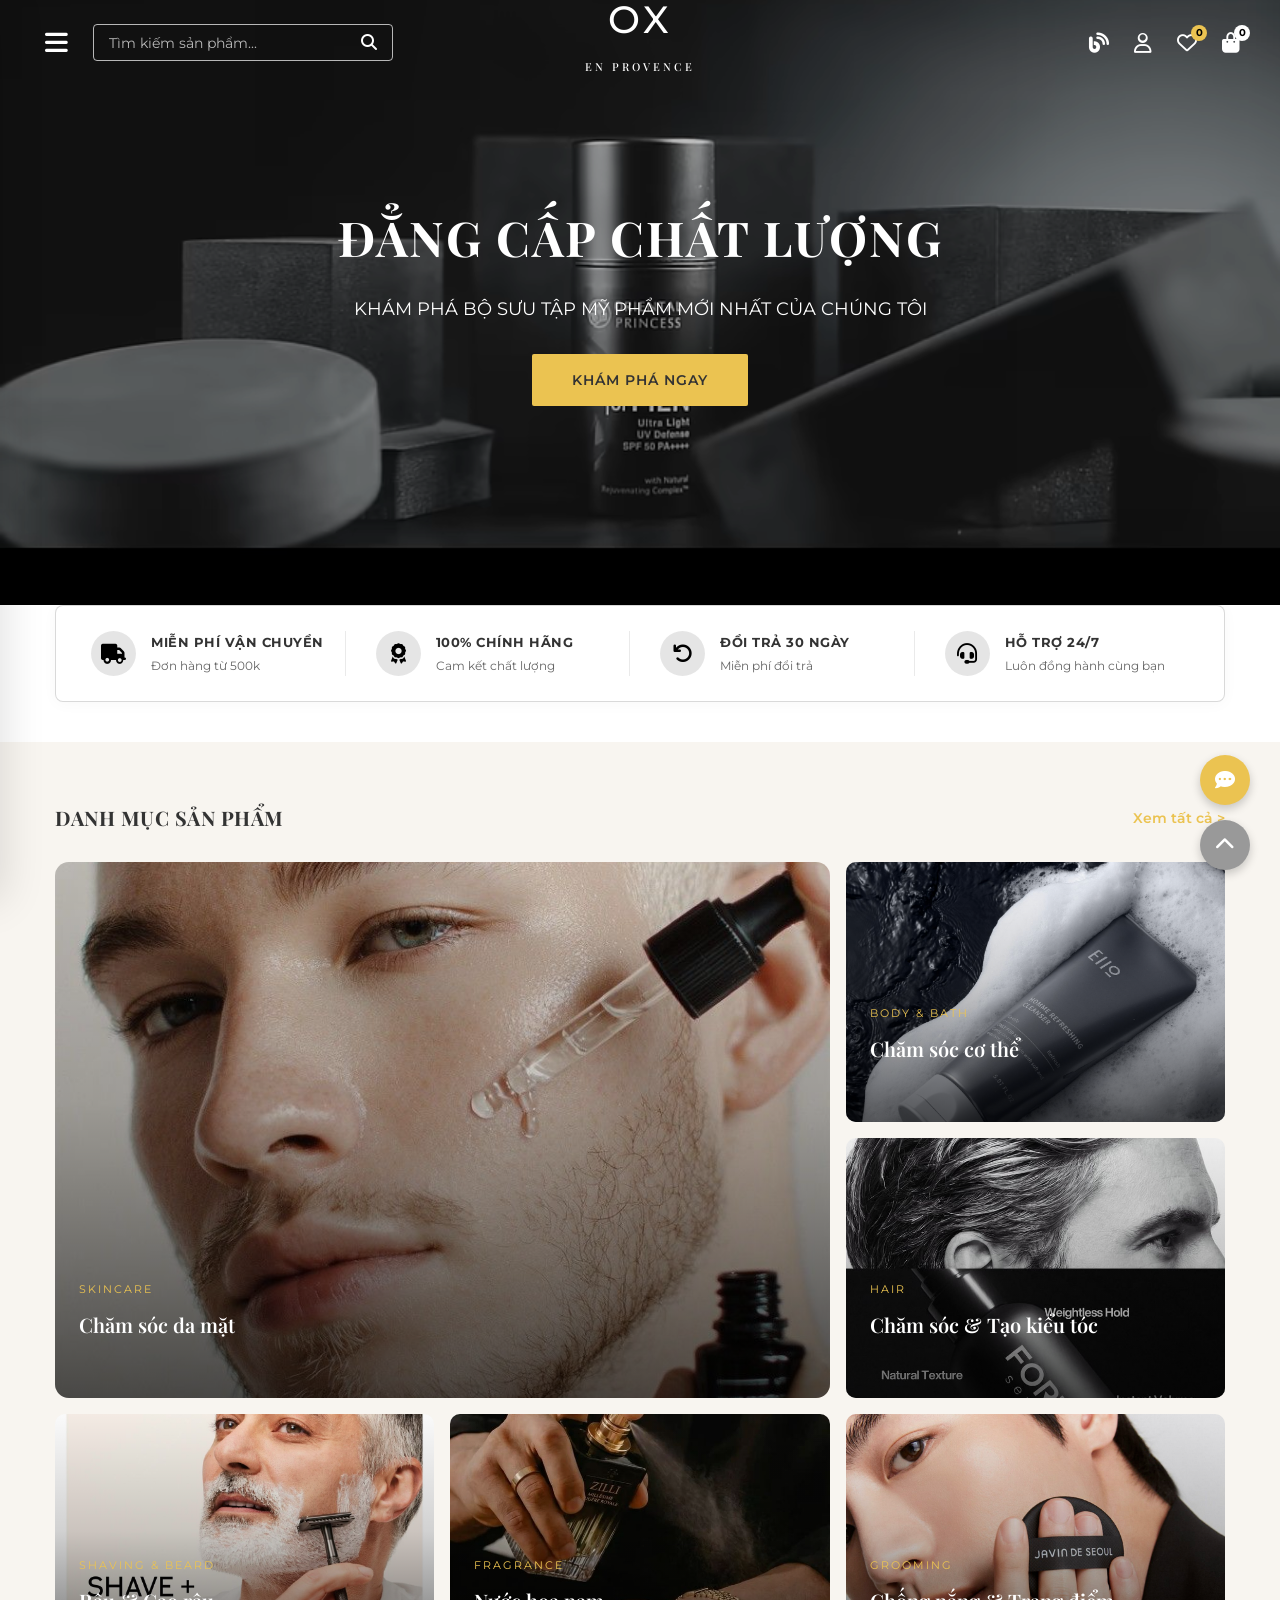
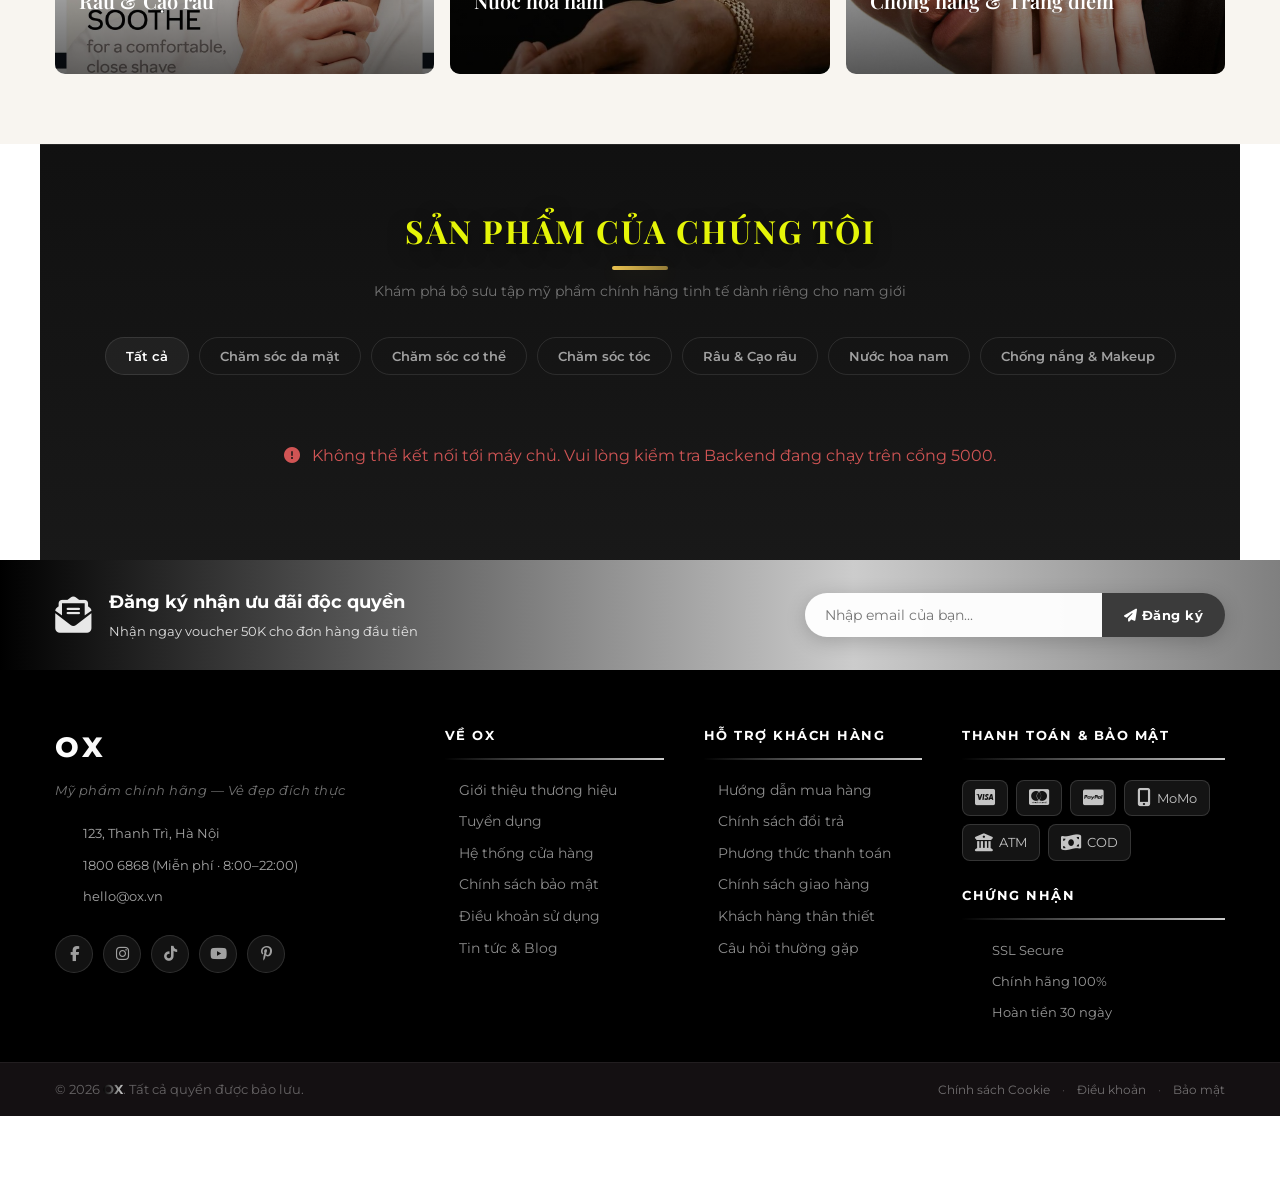
<file: index.html>
<!DOCTYPE html>
<html lang="vi">

<head>
    <meta charset="UTF-8">
    <meta name="viewport" content="width=device-width, initial-scale=1.0">
    <title>OX - Hệ thống bán lẻ mỹ phẩm chính hãng</title>
    <link rel="stylesheet" href="src/assets/css/styles.css?v=1.0.2">
    <link
        href="https://fonts.googleapis.com/css2?family=Playfair+Display:wght@400;500;600;700;800&family=Montserrat:wght@300;400;500;600;700&display=swap"
        rel="stylesheet">
    <link rel="stylesheet" href="https://cdnjs.cloudflare.com/ajax/libs/font-awesome/6.4.0/css/all.min.css">
</head>

<body>
    <!-- [COMPONENTS: src/components/Header.html] -->
    <div class="ox-header-wrapper">
        <header class="ox-main-header">
            <div class="container ox-main-header-container">
                <!-- Left: Hamburger + Search -->
                <div class="header-left">
                    <button class="hamburger-btn" aria-label="Open menu"><i class="fas fa-bars"></i></button>
                    <div class="header-search-box" id="searchTrigger">
                        <input type="text" placeholder="Tìm kiếm sản phẩm..." id="searchInputTrigger" readonly>
                        <button id="searchBtnTrigger"><i class="fas fa-search"></i></button>
                    </div>
                </div>

                <!-- Center: Logo -->
                <div class="ox-logo">
                    <h2 style="line-height: 1;"><a href="index.html">OX<br><span
                                style="font-size: 11px; font-weight: 500; letter-spacing: 3px; font-family: 'Playfair Display', serif;">EN
                                PROVENCE</span></a></h2>
                </div>

                <!-- Right: Icons -->
                <div class="header-right">
                    <a href="src/views/OXAndYou/oxandyou.html" class="ox-top-link" title="OX and You - Blog giới thiệu">
                        <i class="fas fa-blog"></i>
                    </a>
                    <a href="#" class="ox-top-link" id="user-icon-btn"><i class="far fa-user"></i></a>
                    <a href="#" class="ox-top-link" id="wishlist-icon-btn"><i class="far fa-heart"></i> <span
                            class="badge yellow-badge wishlist-count">0</span></a>
                    <a href="#" class="ox-top-link ox-cart-trigger" id="cart-icon-btn">
                        <i class="fas fa-shopping-bag"></i> <span class="badge yellow-badge cart-count">0</span>
                    </a>
                </div>
            </div>
        </header>
    </div>

    <!-- Side Menu Overlay -->
    <div class="side-menu-overlay"></div>

    <!-- Side Menu Panel -->
    <div class="side-menu-panel">
        <div class="side-menu-header">
            <h3>Menu</h3>
            <button class="close-menu-btn"><i class="fas fa-times"></i></button>
        </div>
        <ul class="side-menu-list">
            <li>
                <a href="#" class="toggle-sub-menu"
                    onclick="event.preventDefault(); this.nextElementSibling.classList.toggle('open');">
                    Danh mục sản phẩm <i class="fas fa-chevron-down"></i>
                </a>
                <ul class="sub-menu-list">
                    <!-- Chăm sóc da mặt -->
                    <li><a href="#">Chăm sóc da mặt (Skincare)</a></li>

                    <!-- Chăm sóc cơ thể & Khử mùi -->
                    <li><a href="#">Chăm sóc cơ thể (Body & Bath)</a></li>

                    <!-- Tóc & Da đầu -->
                    <li><a href="#">Chăm sóc & Tạo kiểu tóc (Hair)</a></li>

                    <!-- Danh mục đặc thù cho nam -->
                    <li><a href="#">Râu & Cạo râu (Shaving & Beard)</a></li>

                    <!-- Nước hoa nam -->
                    <li><a href="#">Nước hoa nam (Fragrance)</a></li>

                    <!-- Chống nắng hoặc Trang điểm nhẹ -->
                    <li><a href="#">Chống nắng & Trang điểm (Grooming)</a></li>
                </ul>
            </li>
            <li><a href="#">Bán chạy nhất</a></li>
            <li><a href="#">Mới ra mắt</a></li>
            <li><a href="#">On Sale</a></li>
            <li><a href="src/views/OXAndYou/oxandyou.html">OX and you</a></li>
        </ul>
    </div>
    <!-- Hero Video Section -->
    <section class="hero-video-section">
        <video autoplay loop muted playsinline>
            <source src="src/assets/images/header video.mp4" type="video/mp4">
        </video>
        <div class="hero-video-overlay"></div>
        <div class="hero-video-content">
            <h1>ĐẲNG CẤP CHẤT LƯỢNG </h1>
            <p>KHÁM PHÁ BỘ SƯU TẬP MỸ PHẨM MỚI NHẤT CỦA CHÚNG TÔI</p>
            <a href="#our-products" class="btn-hero">Khám phá ngay</a>
        </div>
    </section>

    <!-- Trust Badges -->
    <section class="trust-badges-section container">
        <div class="trust-badges-grid">
            <div class="trust-badge-item">
                <div class="tb-icon"><i class="fas fa-truck"></i></div>
                <div class="tb-text">
                    <h4>MIỄN PHÍ VẬN CHUYỂN</h4>
                    <p>Đơn hàng từ 500k</p>
                </div>
            </div>
            <div class="trust-badge-item">
                <div class="tb-icon"><i class="fas fa-award"></i></div>
                <div class="tb-text">
                    <h4>100% CHÍNH HÃNG</h4>
                    <p>Cam kết chất lượng</p>
                </div>
            </div>
            <div class="trust-badge-item">
                <div class="tb-icon"><i class="fas fa-undo"></i></div>
                <div class="tb-text">
                    <h4>ĐỔI TRẢ 30 NGÀY</h4>
                    <p>Miễn phí đổi trả</p>
                </div>
            </div>
            <div class="trust-badge-item">
                <div class="tb-icon"><i class="fas fa-headset"></i></div>
                <div class="tb-text">
                    <h4>HỖ TRỢ 24/7</h4>
                    <p>Luôn đồng hành cùng bạn</p>
                </div>
            </div>
        </div>
    </section>

    <!-- Category Showcase -->
    <section class="category-showcase-section">
        <div class="container">
            <div class="section-header" style="margin-bottom: 28px;">
                <h2>DANH MỤC SẢN PHẨM</h2>
                <a href="javascript:filterCategoryOnHome('')" class="view-all">Xem tất cả &gt;</a>
            </div>
            <div class="category-showcase-grid">

                <!-- Skincare -->
                <a href="javascript:filterCategoryOnHome('skincare')" class="cat-card">
                    <img src="src/assets/images/skincare.jpg" alt="Chăm sóc da mặt">
                    <div class="cat-card-content">
                        <span class="cat-card-sub">Skincare</span>
                        <div class="cat-card-name">Chăm sóc da mặt</div>
                        <span class="cat-card-cta">Khám phá ngay <i class="fas fa-arrow-right"></i></span>
                    </div>
                </a>

                <!-- Body & Bath -->
                <a href="javascript:filterCategoryOnHome('body-bath')" class="cat-card">
                    <img src="src/assets/images/body.jpg" alt="Chăm sóc cơ thể">
                    <div class="cat-card-content">
                        <span class="cat-card-sub">Body &amp; Bath</span>
                        <div class="cat-card-name">Chăm sóc cơ thể</div>
                        <span class="cat-card-cta">Khám phá ngay <i class="fas fa-arrow-right"></i></span>
                    </div>
                </a>

                <!-- Hair -->
                <a href="javascript:filterCategoryOnHome('hair')" class="cat-card">
                    <img src="src/assets/images/hair.jpg" alt="Chăm sóc tóc">
                    <div class="cat-card-content">
                        <span class="cat-card-sub">Hair</span>
                        <div class="cat-card-name">Chăm sóc &amp; Tạo kiểu tóc</div>
                        <span class="cat-card-cta">Khám phá ngay <i class="fas fa-arrow-right"></i></span>
                    </div>
                </a>

                <!-- Shaving & Beard -->
                <a href="javascript:filterCategoryOnHome('shaving-beard')" class="cat-card">
                    <img src="src/assets/images/shaving.jpg" alt="Râu và Cạo râu">
                    <div class="cat-card-content">
                        <span class="cat-card-sub">Shaving &amp; Beard</span>
                        <div class="cat-card-name">Râu &amp; Cạo râu</div>
                        <span class="cat-card-cta">Khám phá ngay <i class="fas fa-arrow-right"></i></span>
                    </div>
                </a>

                <!-- Fragrance -->
                <a href="javascript:filterCategoryOnHome('fragrance')" class="cat-card">
                    <img src="src/assets/images/fragrance.jpg" alt="Nước hoa nam">
                    <div class="cat-card-content">
                        <span class="cat-card-sub">Fragrance</span>
                        <div class="cat-card-name">Nước hoa nam</div>
                        <span class="cat-card-cta">Khám phá ngay <i class="fas fa-arrow-right"></i></span>
                    </div>
                </a>

                <!-- Grooming -->
                <a href="javascript:filterCategoryOnHome('grooming')" class="cat-card">
                    <img src="src/assets/images/grooming.jpg" alt="Grooming">
                    <div class="cat-card-content">
                        <span class="cat-card-sub">Grooming</span>
                        <div class="cat-card-name">Chống nắng &amp; Trang điểm</div>
                        <span class="cat-card-cta">Khám phá ngay <i class="fas fa-arrow-right"></i></span>
                    </div>
                </a>

            </div>
        </div>
    </section>

    <!-- Products Section -->
    <section class="featured-products-section container" id="our-products" style="padding: 60px 0; border-top: 1px solid rgba(255,255,255,0.06);">
        <div class="section-header" style="margin-bottom: 36px; text-align: center; display: flex; flex-direction: column; align-items: center; gap: 10px;">
            <h2 style="font-family: 'Playfair Display', serif; font-size: 32px; font-weight: 700; letter-spacing: 2px; color: #e5f508;">SẢN PHẨM CỦA CHÚNG TÔI</h2>
            <p style="font-family: 'Montserrat', sans-serif; font-size: 14px; color: rgba(255,255,255,0.4); max-width: 600px;">Khám phá bộ sưu tập mỹ phẩm chính hãng tinh tế dành riêng cho nam giới</p>
            
            <!-- Category Filter Tabs -->
            <div class="category-tabs" style="display: flex; gap: 10px; margin-top: 24px; flex-wrap: wrap; justify-content: center;">
                <button class="cat-filter-btn active" data-category="" style="padding: 10px 20px; background: rgba(255,255,255,0.05); border: 1px solid rgba(255,255,255,0.1); border-radius: 30px; color: #fff; font-family: 'Montserrat', sans-serif; font-size: 13px; font-weight: 600; cursor: pointer; transition: all 0.3s; outline: none;">Tất cả</button>
                <button class="cat-filter-btn" data-category="skincare" style="padding: 10px 20px; background: transparent; border: 1px solid rgba(255,255,255,0.1); border-radius: 30px; color: rgba(255,255,255,0.6); font-family: 'Montserrat', sans-serif; font-size: 13px; font-weight: 600; cursor: pointer; transition: all 0.3s; outline: none;">Chăm sóc da mặt</button>
                <button class="cat-filter-btn" data-category="body-bath" style="padding: 10px 20px; background: transparent; border: 1px solid rgba(255,255,255,0.1); border-radius: 30px; color: rgba(255,255,255,0.6); font-family: 'Montserrat', sans-serif; font-size: 13px; font-weight: 600; cursor: pointer; transition: all 0.3s; outline: none;">Chăm sóc cơ thể</button>
                <button class="cat-filter-btn" data-category="hair" style="padding: 10px 20px; background: transparent; border: 1px solid rgba(255,255,255,0.1); border-radius: 30px; color: rgba(255,255,255,0.6); font-family: 'Montserrat', sans-serif; font-size: 13px; font-weight: 600; cursor: pointer; transition: all 0.3s; outline: none;">Chăm sóc tóc</button>
                <button class="cat-filter-btn" data-category="shaving-beard" style="padding: 10px 20px; background: transparent; border: 1px solid rgba(255,255,255,0.1); border-radius: 30px; color: rgba(255,255,255,0.6); font-family: 'Montserrat', sans-serif; font-size: 13px; font-weight: 600; cursor: pointer; transition: all 0.3s; outline: none;">Râu & Cạo râu</button>
                <button class="cat-filter-btn" data-category="fragrance" style="padding: 10px 20px; background: transparent; border: 1px solid rgba(255,255,255,0.1); border-radius: 30px; color: rgba(255,255,255,0.6); font-family: 'Montserrat', sans-serif; font-size: 13px; font-weight: 600; cursor: pointer; transition: all 0.3s; outline: none;">Nước hoa nam</button>
                <button class="cat-filter-btn" data-category="grooming" style="padding: 10px 20px; background: transparent; border: 1px solid rgba(255,255,255,0.1); border-radius: 30px; color: rgba(255,255,255,0.6); font-family: 'Montserrat', sans-serif; font-size: 13px; font-weight: 600; cursor: pointer; transition: all 0.3s; outline: none;">Chống nắng & Makeup</button>
            </div>
        </div>
        
        <!-- Products Grid -->
        <div id="api-products-grid" class="products-grid">
            <!-- Injected by script.js -->
        </div>
    </section>


    <!-- [COMPONENTS: src/components/Footer.html] -->
    <footer class="main-footer">

        <!-- Newsletter Strip -->
        <div class="footer-newsletter">
            <div class="container newsletter-inner">
                <div class="newsletter-text">
                    <i class="fas fa-envelope-open-text"></i>
                    <div>
                        <h4>Đăng ký nhận ưu đãi độc quyền</h4>
                        <p>Nhận ngay voucher 50K cho đơn hàng đầu tiên</p>
                    </div>
                </div>
                <form class="newsletter-form" onsubmit="return false;">
                    <input type="email" placeholder="Nhập email của bạn..." />
                    <button type="submit"><i class="fas fa-paper-plane"></i> Đăng ký</button>
                </form>
            </div>
        </div>

        <!-- Main Footer Body -->
        <div class="footer-body">
            <div class="container footer-grid">

                <!-- Col 1: Brand -->
                <div class="footer-col footer-brand">
                    <div class="footer-logo">OX</div>
                    <p class="footer-tagline">Mỹ phẩm chính hãng — Vẻ đẹp đích thực</p>
                    <div class="footer-contact-list">
                        <div class="footer-contact-item">
                            <i class="fas fa-map-marker-alt"></i>
                            <span>123, Thanh Trì, Hà Nội</span>
                        </div>
                        <div class="footer-contact-item">
                            <i class="fas fa-phone-alt"></i>
                            <span>1800 6868 (Miễn phí · 8:00–22:00)</span>
                        </div>
                        <div class="footer-contact-item">
                            <i class="fas fa-envelope"></i>
                            <span>hello@ox.vn</span>
                        </div>
                    </div>
                    <div class="footer-social">
                        <a href="#" aria-label="Facebook"><i class="fab fa-facebook-f"></i></a>
                        <a href="#" aria-label="Instagram"><i class="fab fa-instagram"></i></a>
                        <a href="#" aria-label="TikTok"><i class="fab fa-tiktok"></i></a>
                        <a href="#" aria-label="YouTube"><i class="fab fa-youtube"></i></a>
                        <a href="#" aria-label="Pinterest"><i class="fab fa-pinterest-p"></i></a>
                    </div>
                </div>

                <!-- Col 2: About -->
                <div class="footer-col">
                    <h3 class="footer-col-title">Về OX</h3>
                    <ul class="footer-links">
                        <li><a href="#"><i class="fas fa-chevron-right"></i> Giới thiệu thương hiệu</a></li>
                        <li><a href="#"><i class="fas fa-chevron-right"></i> Tuyển dụng</a></li>
                        <li><a href="#"><i class="fas fa-chevron-right"></i> Hệ thống cửa hàng</a></li>
                        <li><a href="#"><i class="fas fa-chevron-right"></i> Chính sách bảo mật</a></li>
                        <li><a href="#"><i class="fas fa-chevron-right"></i> Điều khoản sử dụng</a></li>
                        <li><a href="#"><i class="fas fa-chevron-right"></i> Tin tức & Blog</a></li>
                    </ul>
                </div>

                <!-- Col 3: Support -->
                <div class="footer-col">
                    <h3 class="footer-col-title">Hỗ trợ khách hàng</h3>
                    <ul class="footer-links">
                        <li><a href="#"><i class="fas fa-chevron-right"></i> Hướng dẫn mua hàng</a></li>
                        <li><a href="#"><i class="fas fa-chevron-right"></i> Chính sách đổi trả</a></li>
                        <li><a href="#"><i class="fas fa-chevron-right"></i> Phương thức thanh toán</a></li>
                        <li><a href="#"><i class="fas fa-chevron-right"></i> Chính sách giao hàng</a></li>
                        <li><a href="#"><i class="fas fa-chevron-right"></i> Khách hàng thân thiết</a></li>
                        <li><a href="#"><i class="fas fa-chevron-right"></i> Câu hỏi thường gặp</a></li>
                    </ul>
                </div>

                <!-- Col 4: Payment & Security -->
                <div class="footer-col">
                    <h3 class="footer-col-title">Thanh toán & Bảo mật</h3>
                    <div class="footer-payment-badges">
                        <div class="payment-badge"><i class="fab fa-cc-visa"></i></div>
                        <div class="payment-badge"><i class="fab fa-cc-mastercard"></i></div>
                        <div class="payment-badge"><i class="fab fa-cc-paypal"></i></div>
                        <div class="payment-badge"><i class="fas fa-mobile-alt"></i><span>MoMo</span></div>
                        <div class="payment-badge"><i class="fas fa-university"></i><span>ATM</span></div>
                        <div class="payment-badge"><i class="fas fa-money-bill-wave"></i><span>COD</span></div>
                    </div>
                    <h3 class="footer-col-title" style="margin-top: 24px;">Chứng nhận</h3>
                    <div class="footer-cert-badges">
                        <div class="cert-badge"><i class="fas fa-shield-alt"></i><span>SSL Secure</span></div>
                        <div class="cert-badge"><i class="fas fa-award"></i><span>Chính hãng 100%</span></div>
                        <div class="cert-badge"><i class="fas fa-undo-alt"></i><span>Hoàn tiền 30 ngày</span></div>
                    </div>
                </div>

            </div>
        </div>

        <!-- Bottom Bar -->
        <div class="footer-bottom-bar">
            <div class="container footer-bottom-inner">
                <p>&copy; 2026 <span class="footer-brand-inline">OX</span>. Tất cả quyền được bảo lưu.</p>
                <div class="footer-bottom-links">
                    <a href="#">Chính sách Cookie</a>
                    <span>·</span>
                    <a href="#">Điều khoản</a>
                    <span>·</span>
                    <a href="#">Bảo mật</a>
                </div>
            </div>
        </div>

    </footer>

    <!-- Floating Actions -->
    <div class="floating-actions">
        <button class="fab-btn chat-btn" title="Chat với chúng tôi"><i class="fas fa-comment-dots"></i></button>
        <button class="fab-btn top-btn" onclick="window.scrollTo({top:0,behavior:'smooth'})" title="Lên đầu trang"><i
                class="fas fa-chevron-up"></i></button>
    </div>

    <!-- Auth Overlay -->
    <div class="auth-overlay" id="authOverlay">
        <div class="overlay-backdrop" id="authBackdrop"></div>
        <div class="auth-overlay-panel">
            <button class="auth-overlay-close" id="authCloseBtn"><i class="fas fa-times"></i></button>
            <div class="auth-overlay-inner">
                <div class="auth-overlay-logo">OX<span>EN PROVENCE</span></div>
                <p class="auth-overlay-tagline">Mỹ phẩm chính hãng — Vẻ đẹp đích thực</p>
                <div class="auth-tabs">
                    <div class="auth-tab active" onclick="switchAuthTab('login')" id="tab-login">Đăng nhập</div>
                    <div class="auth-tab" onclick="switchAuthTab('register')" id="tab-register">Đăng ký</div>
                </div>
                <!-- Login Form -->
                <form class="auth-form" id="form-login" onsubmit="event.preventDefault(); closeAuthOverlay();"
                    style="display:flex;">
                    <div class="form-group">
                        <label for="ov-login-email">Email / Số điện thoại</label>
                        <input type="text" id="ov-login-email" placeholder="Nhập email hoặc số điện thoại" required>
                    </div>
                    <div class="form-group">
                        <label for="ov-login-pw">Mật khẩu</label>
                        <input type="password" id="ov-login-pw" placeholder="Nhập mật khẩu" required>
                    </div>
                    <div class="form-options">
                        <label><input type="checkbox" checked> Ghi nhớ đăng nhập</label>
                        <a href="#" class="forgot-pw">Quên mật khẩu?</a>
                    </div>
                    <button type="submit" class="auth-btn">Đăng nhập</button>
                    <div class="auth-social">
                        <p>Hoặc đăng nhập bằng</p>
                        <div class="social-btns">
                            <button type="button" class="social-btn"><i class="fab fa-google"
                                    style="color:#DB4437;"></i> Google</button>
                            <button type="button" class="social-btn"><i class="fab fa-facebook-f"
                                    style="color:#4267B2;"></i> Facebook</button>
                        </div>
                    </div>
                </form>
                <!-- Register Form -->
                <form class="auth-form" id="form-register" onsubmit="event.preventDefault(); closeAuthOverlay();"
                    style="display:none;">
                    <div class="form-group">
                        <label for="ov-reg-name">Họ và tên</label>
                        <input type="text" id="ov-reg-name" placeholder="Nhập họ và tên của bạn" required>
                    </div>
                    <div class="form-group">
                        <label for="ov-reg-email">Email</label>
                        <input type="email" id="ov-reg-email" placeholder="Nhập địa chỉ email" required>
                    </div>
                    <div class="form-group">
                        <label for="ov-reg-pw">Mật khẩu</label>
                        <input type="password" id="ov-reg-pw" placeholder="Tạo mật khẩu (ít nhất 8 ký tự)" required>
                    </div>
                    <div class="form-options">
                        <label><input type="checkbox" required> Tôi đồng ý với <a href="#" class="forgot-pw">Điều khoản
                                &amp; Bảo mật</a></label>
                    </div>
                    <button type="submit" class="auth-btn">Tạo tài khoản mới</button>
                </form>
            </div>
        </div>
    </div>

    <!-- Cart Overlay -->
    <div class="cart-overlay" id="cartOverlay">
        <div class="overlay-backdrop" id="cartBackdrop"></div>
        <div class="cart-overlay-panel">
            <div class="cart-overlay-header">
                <h3>Giỏ Hàng</h3>
                <button class="cart-overlay-close-btn" id="cartCloseBtn"><i class="fas fa-times"></i></button>
            </div>
            <div class="cart-overlay-body" id="cartOverlayBody">
                <div class="cart-ov-empty">
                    <i class="fas fa-shopping-bag"></i>
                    <p>Giỏ hàng của bạn đang trống</p>
                    <span>Hãy khám phá bộ sưu tập của chúng tôi</span>
                </div>
            </div>
            <div class="cart-overlay-footer">
                <div class="cart-ov-summary-line">
                    <span>Tạm tính:</span><span id="cartOverlaySubtotal">0đ</span>
                </div>
                <div class="cart-ov-summary-line">
                    <span>Vận chuyển:</span><span>Miễn phí</span>
                </div>
                <div class="cart-ov-summary-line total">
                    <span>Tổng cộng:</span><span id="cartOverlayTotal">0đ</span>
                </div>
                <a href="src/views/Cart/cart.html" class="cart-ov-checkout-btn">Xem giỏ hàng &amp; Thanh toán <i
                        class="fas fa-arrow-right"></i></a>
                <span class="cart-ov-continue" onclick="closeCartOverlay()">Tiếp tục mua sắm</span>
            </div>
        </div>
    </div>

    <!-- Wishlist Overlay -->
    <div class="wishlist-overlay" id="wishlistOverlay">
        <div class="overlay-backdrop" id="wishlistBackdrop"></div>
        <div class="wishlist-overlay-panel">
            <div class="wishlist-overlay-header">
                <h3>Sản phẩm yêu thích</h3>
                <button class="wishlist-overlay-close-btn" id="wishlistCloseBtn"><i class="fas fa-times"></i></button>
            </div>
            <div class="wishlist-overlay-body" id="wishlistOverlayBody">
                <div class="wishlist-ov-empty">
                    <i class="far fa-heart"></i>
                    <p>Danh sách yêu thích của bạn đang trống</p>
                    <span>Hãy khám phá bộ sưu tập của chúng tôi</span>
                </div>
            </div>
        </div>
    </div>

    <!-- Search Overlay -->
    <div class="search-overlay" id="searchOverlay">
        <div class="search-overlay-backdrop" id="searchBackdrop"></div>
        <div class="search-overlay-panel">
            <div class="search-overlay-top">
                <div class="search-overlay-input-wrap">
                    <i class="fas fa-search"></i>
                    <input type="text" id="searchOverlayInput" placeholder="Tìm kiếm sản phẩm, thương hiệu..." autocomplete="off">
                    <button class="search-clear-btn" id="searchClearBtn"><i class="fas fa-times"></i></button>
                </div>
                <button class="search-close-btn" id="searchCloseBtn">Đóng <i class="fas fa-times" style="font-size:11px"></i></button>
            </div>
            <div class="search-overlay-body">
                <div class="search-filter-group">
                    <span class="search-filter-label">Danh mục</span>
                    <div class="filter-chips-row">
                        <button class="filter-chip active">Tất cả</button>
                        <button class="filter-chip"><i class="fas fa-leaf"></i> Skincare</button>
                        <button class="filter-chip"><i class="fas fa-soap"></i> Body &amp; Bath</button>
                        <button class="filter-chip"><i class="fas fa-wind"></i> Hair</button>
                        <button class="filter-chip"><i class="fas fa-cut"></i> Shaving</button>
                        <button class="filter-chip"><i class="fas fa-spray-can"></i> Fragrance</button>
                        <button class="filter-chip"><i class="fas fa-star"></i> Grooming</button>
                    </div>
                </div>
                <div class="search-filter-group">
                    <span class="search-filter-label">Khoảng giá</span>
                    <div class="filter-chips-row">
                        <button class="filter-chip active">Tất cả</button>
                        <button class="filter-chip">Dưới 200k</button>
                        <button class="filter-chip">200k – 500k</button>
                        <button class="filter-chip">500k – 1 triệu</button>
                        <button class="filter-chip">Trên 1 triệu</button>
                    </div>
                </div>
                <div class="search-filter-group">
                    <span class="search-filter-label">Sắp xếp theo</span>
                    <div class="filter-chips-row">
                        <button class="filter-chip active"><i class="fas fa-fire"></i> Phổ biến nhất</button>
                        <button class="filter-chip"><i class="fas fa-sort-amount-up"></i> Giá tăng dần</button>
                        <button class="filter-chip"><i class="fas fa-sort-amount-down"></i> Giá giảm dần</button>
                        <button class="filter-chip"><i class="fas fa-clock"></i> Mới nhất</button>
                    </div>
                </div>
                <div class="search-trending">
                    <h4><i class="fas fa-chart-line" style="margin-right:6px;color:#EBC351"></i>Tìm kiếm phổ biến</h4>
                    <div class="trending-tags">
                        <a href="#" class="trending-tag"><i class="fas fa-fire"></i> Kem chống nắng</a>
                        <a href="#" class="trending-tag"><i class="fas fa-fire"></i> Serum dưỡng da</a>
                        <a href="#" class="trending-tag"><i class="fas fa-fire"></i> La Roche-Posay</a>
                        <a href="#" class="trending-tag"><i class="fas fa-fire"></i> Sữa rửa mặt</a>
                        <a href="#" class="trending-tag"><i class="fas fa-fire"></i> Nước hoa nam</a>
                        <a href="#" class="trending-tag"><i class="fas fa-fire"></i> Dầu gội đầu</a>
                        <a href="#" class="trending-tag"><i class="fas fa-fire"></i> Kem dưỡng ẩm</a>
                        <a href="#" class="trending-tag"><i class="fas fa-fire"></i> Tẩy tế bào chết</a>
                    </div>
                </div>
            </div>
        </div>
    </div>

    <script src="src/utils/api.js?v=1.0.2"></script>
    <script src="src/utils/script.js?v=1.0.2"></script>
    <script>
    // ── ADMIN ACCESS ──────────────────────────────────
    // Desktop: Ctrl + Shift + A
    document.addEventListener('keydown', function(e) {
        if (e.ctrlKey && e.shiftKey && (e.key === 'A' || e.key === 'a')) {
            e.preventDefault();
            window.location.href = 'src/views/Admin/admin.html';
        }
    });
    // Mobile: long-press hamburger 2s
    const hbtn = document.querySelector('.hamburger-btn');
    let lpTimer = null;
    if (hbtn) {
        hbtn.addEventListener('touchstart', function(e) {
            lpTimer = setTimeout(function() {
                e.preventDefault();
                window.location.href = 'src/views/Admin/admin.html';
            }, 2000);
        });
        hbtn.addEventListener('touchend', function() { clearTimeout(lpTimer); });
        hbtn.addEventListener('touchmove', function() { clearTimeout(lpTimer); });
    }
    </script>
</body>

</html>
</file>
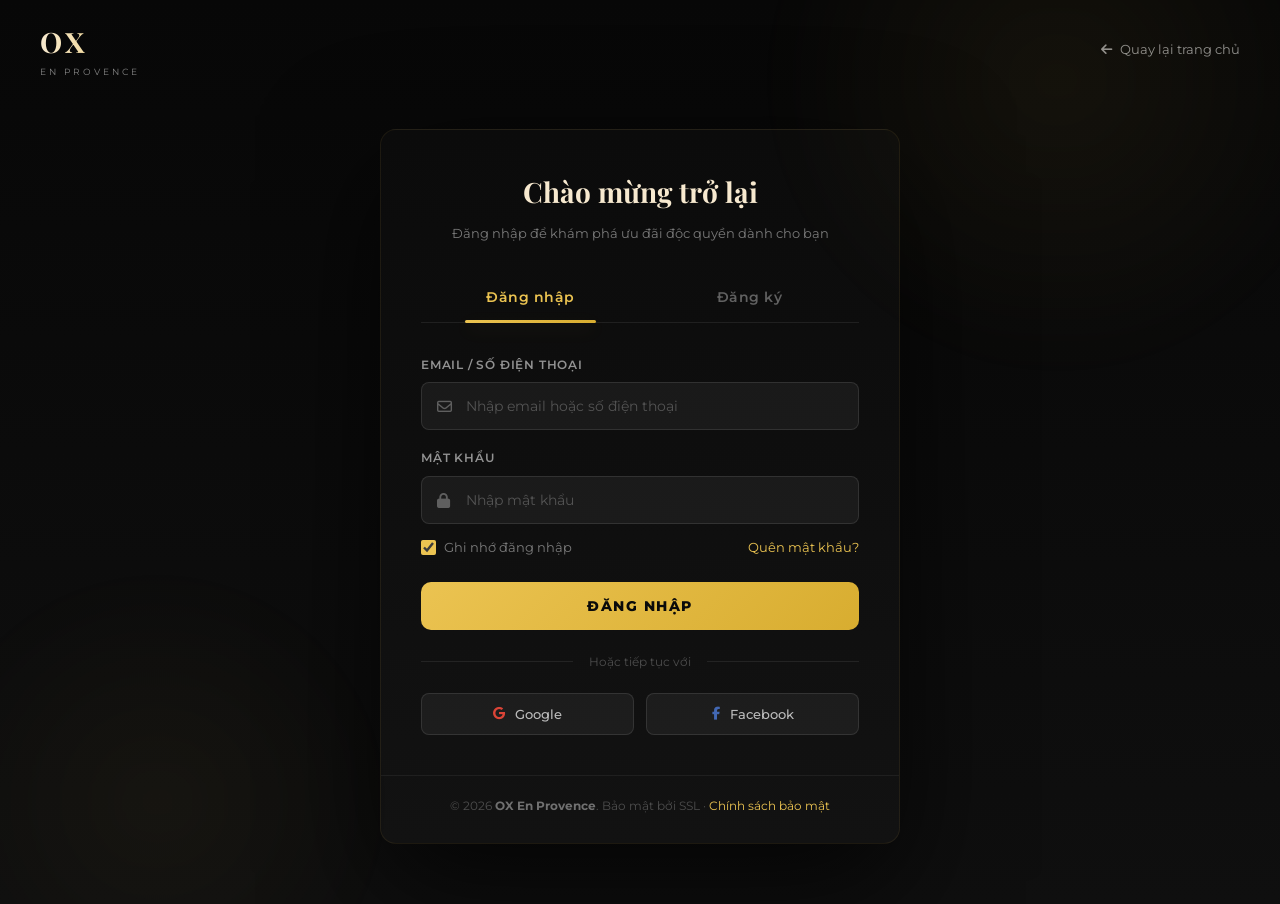
<file: src/views/Auth/login.html>
<!DOCTYPE html>
<html lang="vi">
<head>
    <meta charset="UTF-8">
    <meta name="viewport" content="width=device-width, initial-scale=1.0">
    <title>Đăng nhập / Đăng ký - OX En Provence</title>
    <link rel="stylesheet" href="../../assets/css/styles.css">
    <link href="https://fonts.googleapis.com/css2?family=Playfair+Display:wght@400;500;600;700;800&family=Montserrat:wght@300;400;500;600;700&display=swap" rel="stylesheet">
    <link rel="stylesheet" href="https://cdnjs.cloudflare.com/ajax/libs/font-awesome/6.4.0/css/all.min.css">
    <style>
        * { margin: 0; padding: 0; box-sizing: border-box; }
        body {
            min-height: 100vh;
            background: linear-gradient(180deg,#070707,#0f0f0f);
            display: flex;
            flex-direction: column;
            font-family: 'Montserrat', sans-serif;
            color: #f3e9d6;
        }

        /* ── Simple top bar ── */
        .auth-topbar {
            padding: 20px 40px;
            display: flex;
            justify-content: space-between;
            align-items: center;
        }
        .auth-topbar-logo a {
            font-family: 'Playfair Display', serif;
            font-size: 28px;
            font-weight: 700;
            letter-spacing: 4px;
            color: var(--primary-color, #EBC351);
            text-decoration: none;
            background: linear-gradient(90deg, #f7e9cf 0%, var(--primary-color, #EBC351) 45%, #f7e9cf 85%);
            background-size: 200% auto;
            -webkit-background-clip: text;
            -webkit-text-fill-color: transparent;
            background-clip: text;
            animation: logoTextShimmer 3s linear infinite;
        }
        .auth-topbar-logo span {
            display: block;
            font-family: 'Montserrat', sans-serif;
            font-size: 9px;
            letter-spacing: 3px;
            font-weight: 400;
            background: none;
            -webkit-text-fill-color: rgba(255,255,255,0.5);
        }
        .auth-topbar-back a {
            color: rgba(255,255,255,0.55);
            font-size: 13px;
            text-decoration: none;
            display: flex;
            align-items: center;
            gap: 8px;
            transition: all 0.18s ease;
            transform-origin: left center;
        }
        .auth-topbar-back a:hover { color: var(--primary-color, #EBC351); transform: translateX(-4px); }

        /* ── Main layout ── */
        .auth-main {
            flex: 1;
            display: flex;
            align-items: center;
            justify-content: center;
            padding: 30px 20px 60px;
        }
        .auth-card-new {
            width: 100%;
            max-width: 520px;
            background: linear-gradient(180deg,#0b0b0b,#121212);
            border: 1px solid rgba(235,195,81,0.08);
            border-radius: 16px;
            overflow: hidden;
            box-shadow: 0 40px 120px rgba(0,0,0,0.7);
        }

        /* ── Card header ── */
        .auth-card-header {
            padding: 40px 40px 0;
            text-align: center;
        }
        .auth-card-title {
            font-family: 'Playfair Display', serif;
            font-size: 28px;
            font-weight: 700;
            color: #f7e9cf;
            margin-bottom: 8px;
        }
        .auth-card-sub {
            font-size: 13px;
            color: rgba(255,255,255,0.45);
            margin-bottom: 28px;
        }

        /* ── Tabs ── */
        .auth-tabs-new {
            display: flex;
            border-bottom: 1px solid rgba(255,255,255,0.08);
            margin: 0 40px;
        }
        .auth-tab-new {
            flex: 1;
            padding: 14px 0;
            text-align: center;
            font-size: 14px;
            font-weight: 600;
            color: rgba(255,255,255,0.35);
            cursor: pointer;
            position: relative;
            transition: color 0.3s;
            letter-spacing: 0.5px;
        }
        .auth-tab-new.active { color: var(--primary-color, #EBC351); }
        .auth-tab-new.active::after {
            content: '';
            position: absolute;
            bottom: -1px; left: 20%;
            width: 60%; height: 3px;
            background: linear-gradient(90deg,var(--primary-color, #EBC351), #D8AD30);
            border-radius: 2px;
            box-shadow: 0 6px 18px rgba(235,195,81,0.12);
        }

        /* ── Form ── */
        .auth-form-new {
            padding: 32px 40px 40px;
            display: flex;
            flex-direction: column;
            gap: 18px;
        }
        .form-field {
            display: flex;
            flex-direction: column;
            gap: 8px;
        }
        .form-field label {
            font-size: 12px;
            font-weight: 600;
            color: rgba(255,255,255,0.55);
            letter-spacing: 0.8px;
            text-transform: uppercase;
        }
        .form-field-input {
            position: relative;
        }
        .form-field-input i {
            position: absolute;
            left: 16px;
            top: 50%;
            transform: translateY(-50%);
            color: rgba(255,255,255,0.3);
            font-size: 15px;
        }
        .form-field input {
            width: 100%;
            background: rgba(255,255,255,0.05);
            border: 1px solid rgba(255,255,255,0.1);
            border-radius: 8px;
            padding: 14px 16px 14px 44px;
            font-size: 14px;
            color: #fff;
            font-family: 'Montserrat', sans-serif;
            transition: all 0.3s;
            outline: none;
        }
        .form-field input::placeholder { color: rgba(255,255,255,0.25); }
        .form-field input:focus {
            border-color: var(--primary-color, #EBC351);
            background: rgba(235,195,81,0.04);
            box-shadow: 0 8px 30px rgba(235,195,81,0.06);
        }

        /* ── Options row ── */
        .form-options-new {
            display: flex;
            justify-content: space-between;
            align-items: center;
            font-size: 12.5px;
            margin-top: -4px;
        }
        .form-options-new label {
            display: flex;
            align-items: center;
            gap: 8px;
            color: rgba(255,255,255,0.45);
            cursor: pointer;
        }
        .form-options-new input[type="checkbox"] {
            accent-color: #EBC351;
            width: 15px; height: 15px;
        }
        .form-options-new a {
            color: #EBC351;
            text-decoration: none;
            transition: opacity 0.2s;
        }
        .form-options-new a:hover { opacity: 0.7; }

        /* ── Submit button ── */
        .auth-submit-btn {
            width: 100%;
            padding: 15px;
            background: linear-gradient(135deg, var(--primary-color, #EBC351), var(--primary-hover, #D8AD30));
            color: #0a0a0a;
            border: none;
            border-radius: 10px;
            font-size: 14px;
            font-weight: 800;
            letter-spacing: 1.5px;
            text-transform: uppercase;
            cursor: pointer;
            margin-top: 6px;
            transition: all 0.22s ease;
            font-family: 'Montserrat', sans-serif;
        }
        .auth-submit-btn:hover {
            transform: translateY(-3px);
            box-shadow: 0 18px 48px rgba(235,195,81,0.2);
        }

        /* ── Divider ── */
        .auth-divider {
            display: flex;
            align-items: center;
            gap: 16px;
            margin: 4px 0;
        }
        .auth-divider::before,
        .auth-divider::after {
            content: '';
            flex: 1;
            height: 1px;
            background: rgba(255,255,255,0.08);
        }
        .auth-divider span {
            font-size: 12px;
            color: rgba(255,255,255,0.25);
            white-space: nowrap;
        }

        /* ── Social buttons ── */
        .social-btns-new {
            display: flex;
            gap: 12px;
        }
        .social-btn-new {
            flex: 1;
            display: flex;
            align-items: center;
            justify-content: center;
            gap: 10px;
            padding: 12px;
            background: rgba(255,255,255,0.05);
            border: 1px solid rgba(255,255,255,0.1);
            border-radius: 8px;
            color: rgba(255,255,255,0.7);
            font-size: 13px;
            font-weight: 500;
            cursor: pointer;
            transition: all 0.3s;
            font-family: 'Montserrat', sans-serif;
        }
        .social-btn-new:hover {
            background: rgba(255,255,255,0.06);
            border-color: rgba(255,255,255,0.18);
            color: #fff;
            transform: translateY(-4px);
            box-shadow: 0 12px 30px rgba(0,0,0,0.6);
        }

        /* ── Footer note ── */
        .auth-footer-note {
            text-align: center;
            padding: 20px 40px 28px;
            font-size: 12px;
            color: rgba(255,255,255,0.25);
            border-top: 1px solid rgba(255,255,255,0.06);
        }
        .auth-footer-note a {
            color: #EBC351;
            text-decoration: none;
        }

        /* ── Background decoration ── */
        body::before {
            content: '';
            position: fixed;
            top: -30%;
            right: -10%;
            width: 700px;
            height: 700px;
            background: radial-gradient(circle, rgba(235,195,81,0.06) 0%, transparent 60%);
            pointer-events: none;
            filter: blur(18px);
        }
        body::after {
            content: '';
            position: fixed;
            bottom: -18%;
            left: -8%;
            width: 520px;
            height: 520px;
            background: radial-gradient(circle, rgba(235,195,81,0.04) 0%, transparent 65%);
            pointer-events: none;
            filter: blur(12px);
        }

        @keyframes logoTextShimmer {
            0%   { background-position: -200% center; }
            100% { background-position: 200% center; }
        }

        @media (max-width: 540px) {
            .auth-topbar { padding: 16px 20px; }
            .auth-card-header { padding: 28px 24px 0; }
            .auth-tabs-new { margin: 0 24px; }
            .auth-form-new { padding: 24px 24px 32px; }
            .auth-footer-note { padding: 16px 24px 22px; }
        }
    </style>
</head>
<body>

    <!-- Top Bar -->
    <div class="auth-topbar">
        <div class="auth-topbar-logo">
            <a href="../../../index.html">OX<span>EN PROVENCE</span></a>
        </div>
        <div class="auth-topbar-back">
            <a href="../../../index.html"><i class="fas fa-arrow-left"></i> Quay lại trang chủ</a>
        </div>
    </div>

    <!-- Auth Card -->
    <main class="auth-main">
        <div class="auth-card-new">
            <div class="auth-card-header">
                <h1 class="auth-card-title">Chào mừng trở lại</h1>
                <p class="auth-card-sub">Đăng nhập để khám phá ưu đãi độc quyền dành cho bạn</p>
            </div>

            <div class="auth-tabs-new">
                <div class="auth-tab-new active" id="tab-login" onclick="switchTab('login')">Đăng nhập</div>
                <div class="auth-tab-new" id="tab-register" onclick="switchTab('register')">Đăng ký</div>
            </div>

            <!-- Login Form -->
            <form class="auth-form-new" id="form-login">
                <div class="form-field">
                    <label for="login-email">Email / Số điện thoại</label>
                    <div class="form-field-input">
                        <i class="far fa-envelope"></i>
                        <input type="text" id="login-email" placeholder="Nhập email hoặc số điện thoại" required>
                    </div>
                </div>
                <div class="form-field">
                    <label for="login-password">Mật khẩu</label>
                    <div class="form-field-input">
                        <i class="fas fa-lock"></i>
                        <input type="password" id="login-password" placeholder="Nhập mật khẩu" required>
                    </div>
                </div>
                <div class="form-options-new">
                    <label><input type="checkbox" checked> Ghi nhớ đăng nhập</label>
                    <a href="#">Quên mật khẩu?</a>
                </div>
                <button type="submit" class="auth-submit-btn">Đăng nhập</button>
                <div class="auth-divider"><span>Hoặc tiếp tục với</span></div>
                <div class="social-btns-new">
                    <button type="button" class="social-btn-new">
                        <i class="fab fa-google" style="color:#DB4437;"></i> Google
                    </button>
                    <button type="button" class="social-btn-new">
                        <i class="fab fa-facebook-f" style="color:#4267B2;"></i> Facebook
                    </button>
                </div>
            </form>

            <!-- Register Form -->
            <form class="auth-form-new" id="form-register" style="display:none;">
                <div class="form-field">
                    <label for="reg-name">Họ và tên</label>
                    <div class="form-field-input">
                        <i class="far fa-user"></i>
                        <input type="text" id="reg-name" placeholder="Nhập họ và tên của bạn" required>
                    </div>
                </div>
                <div class="form-field">
                    <label for="reg-email">Email</label>
                    <div class="form-field-input">
                        <i class="far fa-envelope"></i>
                        <input type="email" id="reg-email" placeholder="Nhập địa chỉ email" required>
                    </div>
                </div>
                <div class="form-field">
                    <label for="reg-password">Mật khẩu</label>
                    <div class="form-field-input">
                        <i class="fas fa-lock"></i>
                        <input type="password" id="reg-password" placeholder="Tối thiểu 8 ký tự" required>
                    </div>
                </div>
                <div class="form-options-new">
                    <label><input type="checkbox" required> Tôi đồng ý với <a href="#">Điều khoản & Bảo mật</a></label>
                </div>
                <button type="submit" class="auth-submit-btn">Tạo tài khoản</button>
                <div class="auth-divider"><span>Hoặc đăng ký với</span></div>
                <div class="social-btns-new">
                    <button type="button" class="social-btn-new">
                        <i class="fab fa-google" style="color:#DB4437;"></i> Google
                    </button>
                    <button type="button" class="social-btn-new">
                        <i class="fab fa-facebook-f" style="color:#4267B2;"></i> Facebook
                    </button>
                </div>
            </form>

            <div class="auth-footer-note">
                © 2026 <strong style="color:rgba(255,255,255,0.4);">OX En Provence</strong>. Bảo mật bởi SSL · <a href="#">Chính sách bảo mật</a>
            </div>
        </div>
    </main>

    <script src="../../utils/api.js"></script>
    <script>
        function switchTab(tab) {
            document.getElementById('tab-login').classList.remove('active');
            document.getElementById('tab-register').classList.remove('active');
            document.getElementById('form-login').style.display = 'none';
            document.getElementById('form-register').style.display = 'none';
            if (tab === 'login') {
                document.getElementById('tab-login').classList.add('active');
                document.getElementById('form-login').style.display = 'flex';
                document.querySelector('.auth-card-title').textContent = 'Chào mừng trở lại';
                document.querySelector('.auth-card-sub').textContent = 'Đăng nhập để khám phá ưu đãi độc quyền dành cho bạn';
            } else {
                document.getElementById('tab-register').classList.add('active');
                document.getElementById('form-register').style.display = 'flex';
                document.querySelector('.auth-card-title').textContent = 'Tạo tài khoản mới';
                document.querySelector('.auth-card-sub').textContent = 'Tham gia cộng đồng OX và nhận voucher 50K ngay hôm nay';
            }
        }

        // Nếu đã đăng nhập, chuyển về trang chủ luôn
        if (Auth.isLoggedIn()) {
            window.location.href = '../../../index.html';
        }

        // Form Đăng nhập
        document.getElementById('form-login').addEventListener('submit', async function(e) {
            e.preventDefault();
            const btn = this.querySelector('.auth-submit-btn');
            const email = document.getElementById('login-email').value.trim();
            const password = document.getElementById('login-password').value;
            if (!email || !password) { showMsg('Vui lòng nhập đầy đủ email và mật khẩu.', 'error'); return; }
            btn.innerHTML = '<i class="fas fa-spinner fa-spin"></i> Đang đăng nhập...';
            btn.disabled = true;
            try {
                await Auth.login(email, password);
                showMsg('✔ Đăng nhập thành công! Đang chuyển hướng...', 'success');
                setTimeout(() => { window.location.href = '../../../index.html'; }, 1000);
            } catch (err) {
                showMsg(err.message || 'Email hoặc mật khẩu không đúng.', 'error');
                btn.textContent = 'ĐĂNG NHẬP';
                btn.disabled = false;
            }
        });

        // Form Đăng ký
        document.getElementById('form-register').addEventListener('submit', async function(e) {
            e.preventDefault();
            const btn = this.querySelector('.auth-submit-btn');
            const name = document.getElementById('reg-name').value.trim();
            const email = document.getElementById('reg-email').value.trim();
            const password = document.getElementById('reg-password').value;
            if (!name) { showMsg('Vui lòng nhập họ và tên.', 'error'); return; }
            if (!email) { showMsg('Vui lòng nhập địa chỉ email.', 'error'); return; }
            if (password.length < 6) { showMsg('Mật khẩu phải có ít nhất 6 ký tự.', 'error'); return; }
            btn.innerHTML = '<i class="fas fa-spinner fa-spin"></i> Đang tạo tài khoản...';
            btn.disabled = true;
            try {
                await Auth.register(email, password, name);
                showMsg('✔ Tạo tài khoản thành công! Đang chuyển hướng...', 'success');
                setTimeout(() => { window.location.href = '../../../index.html'; }, 1200);
            } catch (err) {
                showMsg(err.message || 'Đăng ký thất bại, vui lòng thử lại.', 'error');
                btn.textContent = 'TẠO TÀI KHOẢN';
                btn.disabled = false;
            }
        });

        function showMsg(msg, type = 'success') {
            const existing = document.getElementById('auth-msg');
            if (existing) existing.remove();
            const div = document.createElement('div');
            div.id = 'auth-msg';
            div.style.cssText = `
                position:fixed;bottom:24px;left:50%;transform:translateX(-50%);
                background:${type === 'error' ? '#c0392b' : '#27ae60'};
                color:#fff;padding:12px 28px;border-radius:50px;
                font-family:'Montserrat',sans-serif;font-size:13px;font-weight:600;
                box-shadow:0 8px 30px rgba(0,0,0,0.4);z-index:9999;
            `;
            div.textContent = msg;
            document.body.appendChild(div);
            setTimeout(() => div && div.remove(), 3000);
        }
    </script>
</body>
</html>
</file>
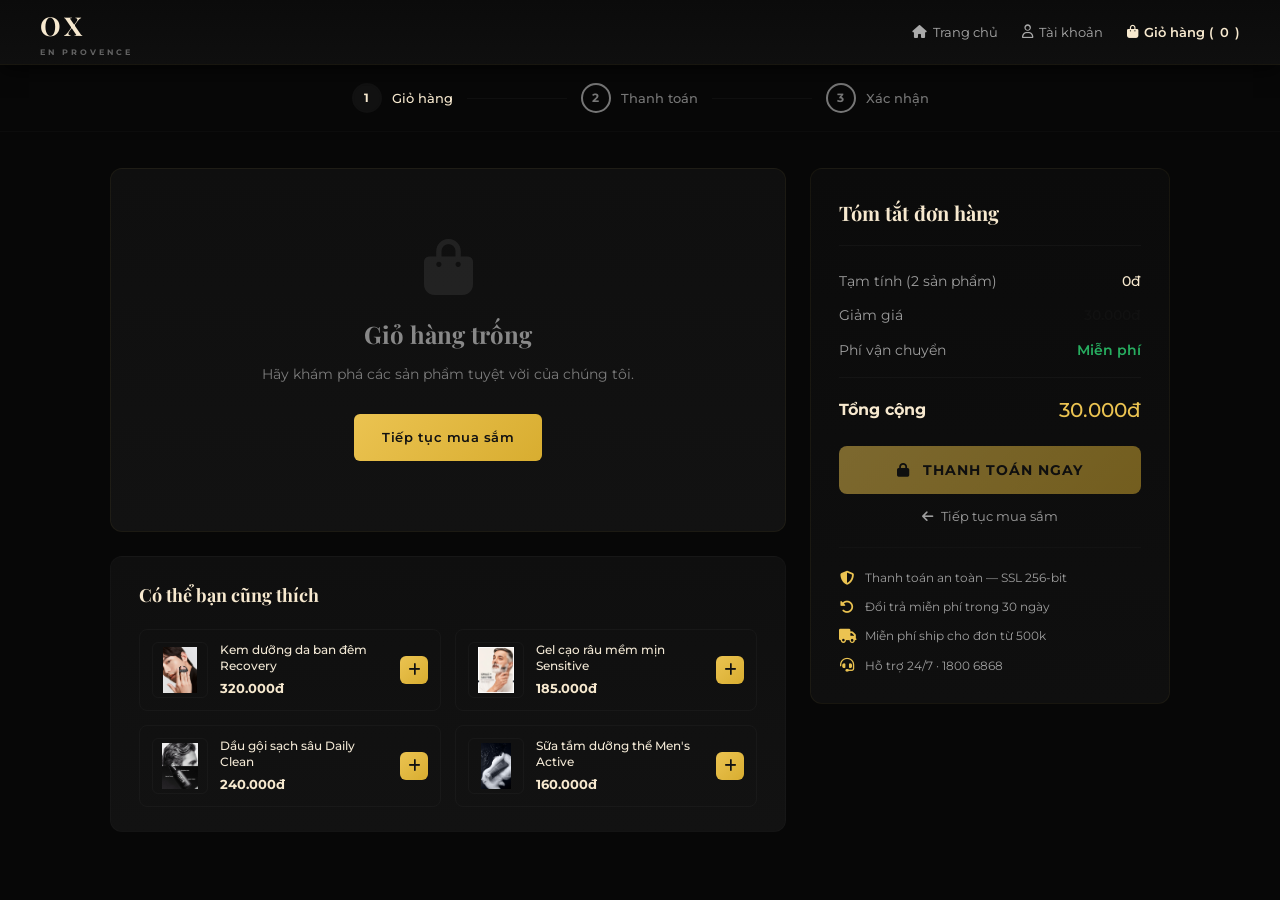
<file: src/views/Cart/cart.html>
<!DOCTYPE html>
<html lang="vi">
<head>
<meta charset="UTF-8">
<meta name="viewport" content="width=device-width, initial-scale=1.0">
<title>Giỏ hàng — OX En Provence</title>
<link rel="stylesheet" href="../../assets/css/styles.css">
<link href="https://fonts.googleapis.com/css2?family=Playfair+Display:wght@400;600;700&family=Montserrat:wght@300;400;500;600;700&display=swap" rel="stylesheet">
<link rel="stylesheet" href="https://cdnjs.cloudflare.com/ajax/libs/font-awesome/6.4.0/css/all.min.css">
<style>
*{margin:0;padding:0;box-sizing:border-box}
body{font-family:'Montserrat',sans-serif;background:#070707;color:#f3e9d6;min-height:100vh}
a{text-decoration:none;color:inherit}

/* ─ HEADER ─ */
.cart-header-bar{background:linear-gradient(180deg,#0b0b0b,#0f0f0f);border-bottom:1px solid rgba(235,195,81,0.06);padding:0 40px;display:flex;justify-content:space-between;align-items:center;height:65px;position:sticky;top:0;z-index:100;box-shadow:0 6px 18px rgba(0,0,0,.6)}
.cart-header-logo a{font-family:'Playfair Display',serif;font-size:26px;font-weight:700;letter-spacing:4px;color:#f7e9cf}
.cart-header-logo span{font-size:8px;letter-spacing:3px;color:rgba(255,255,255,0.35);font-family:'Montserrat',sans-serif;display:block}
.cart-header-right{display:flex;align-items:center;gap:24px}
.cart-header-right a,.cart-header-right button.cart-user-btn{color:rgba(255,255,255,0.65);font-size:13px;display:flex;align-items:center;gap:6px;transition:color .25s;background:none;border:none;cursor:pointer;font-family:'Montserrat',sans-serif;padding:0}
.cart-header-right a:hover,.cart-header-right button.cart-user-btn:hover{color:#EBC351}
.cart-header-right a.active-link{color:#f7e9cf;font-weight:600}
/* Account dropdown */
#cart-account-dropdown{position:fixed;top:70px;right:16px;background:#1a1a1a;border:1px solid rgba(235,195,81,0.2);border-radius:12px;padding:8px;z-index:9999;box-shadow:0 16px 40px rgba(0,0,0,0.6);min-width:200px;font-family:'Montserrat',sans-serif;display:none}
#cart-account-dropdown.open{display:block}
#cart-account-dropdown .dd-header{padding:12px 16px 10px;border-bottom:1px solid rgba(255,255,255,0.06);margin-bottom:6px}
#cart-account-dropdown .dd-name{font-size:13px;color:#EBC351;font-weight:600;margin-top:2px}
#cart-account-dropdown .dd-email{font-size:11px;color:rgba(255,255,255,0.3);margin-top:1px}
#cart-account-dropdown .dd-item{display:flex;align-items:center;gap:10px;padding:10px 16px;color:rgba(255,255,255,0.7);text-decoration:none;border-radius:8px;font-size:13px;transition:background .2s;cursor:pointer;background:transparent;border:none;width:100%;font-family:'Montserrat',sans-serif}
#cart-account-dropdown .dd-item:hover{background:rgba(255,255,255,0.06)}
#cart-account-dropdown .dd-item i{width:16px;color:#EBC351}
#cart-account-dropdown .dd-item.logout{color:rgba(255,100,100,0.8)}
#cart-account-dropdown .dd-item.logout:hover{background:rgba(255,100,100,0.08)}
#cart-account-dropdown .dd-item.logout i{color:rgba(255,100,100,0.8)}

/* ─ STEPS ─ */
.cart-steps{background:transparent;border-bottom:1px solid rgba(255,255,255,0.02);padding:18px 40px}
.steps-inner{max-width:900px;margin:0 auto;display:flex;align-items:center;justify-content:center;gap:0}
.step{display:flex;align-items:center;gap:10px;font-size:13px;color:rgba(255,255,255,0.45);font-weight:500}
.step.active{color:#f7e9cf}
.step.done{color:#EBC351}
.step-num{width:30px;height:30px;border-radius:50%;border:2px solid currentColor;display:flex;align-items:center;justify-content:center;font-size:12px;font-weight:700;flex-shrink:0;transition:all .3s}
.step.active .step-num{background:#111;border-color:#111;color:#f7e9cf}
.step.done .step-num{background:#EBC351;border-color:#EBC351;color:#000}
.step-line{flex:1;height:1px;background:rgba(255,255,255,0.03);margin:0 14px;max-width:100px}
.step-line.done{background:#EBC351}

/* ─ PAGE LAYOUT ─ */
.cart-page{max-width:1100px;margin:0 auto;padding:36px 20px 60px;display:grid;grid-template-columns:1fr 360px;gap:24px;align-items:start}

/* ─ CART ITEMS ─ */
.cart-items-box{background:linear-gradient(180deg,#0f0f0f,#121212);border-radius:12px;border:1px solid rgba(235,195,81,0.06);overflow:hidden}
.cart-items-header{padding:22px 28px;border-bottom:1px solid rgba(255,255,255,0.03);display:flex;justify-content:space-between;align-items:center}
.cart-items-header h2{font-family:'Playfair Display',serif;font-size:22px;font-weight:700;color:#f7e9cf}
.cart-items-header span{font-size:13px;color:rgba(255,255,255,0.6)}
.clear-all-btn{background:none;border:none;font-size:12px;color:rgba(255,255,255,0.45);cursor:pointer;display:flex;align-items:center;gap:5px;transition:color .3s;font-family:'Montserrat',sans-serif}
.clear-all-btn:hover{color:#EBC351}

/* ─ CART ITEM ─ */
.cart-item-new{display:flex;align-items:center;gap:18px;padding:20px 28px;border-bottom:1px solid rgba(255,255,255,0.02);transition:background .2s}
.cart-item-new:last-child{border-bottom:none}
.cart-item-new:hover{background:rgba(235,195,81,0.02)}
.cart-item-new-img{width:88px;height:88px;border:1px solid rgba(255,255,255,0.03);border-radius:8px;object-fit:contain;padding:8px;flex-shrink:0;background:linear-gradient(180deg,#0b0b0b,#121212)}
.cart-item-new-info{flex:1;min-width:0}
.cart-item-new-brand{font-size:11px;text-transform:uppercase;letter-spacing:1.5px;color:#EBC351;font-weight:600;margin-bottom:4px}
.cart-item-new-name{font-size:14px;font-weight:600;color:#f3e9d6;line-height:1.4;margin-bottom:4px;white-space:nowrap;overflow:hidden;text-overflow:ellipsis}
.cart-item-new-variant{font-size:12px;color:rgba(255,255,255,0.45);margin-bottom:10px}
.cart-item-new-qty{display:flex;align-items:center;border:1px solid rgba(255,255,255,0.03);border-radius:6px;overflow:hidden;width:100px}
.cart-item-new-qty button{background:transparent;border:none;width:30px;height:30px;font-size:16px;cursor:pointer;color:rgba(255,255,255,0.75);transition:background .2s}
.cart-item-new-qty button:hover{background:rgba(255,255,255,0.03)}
.cart-item-new-qty input{width:40px;height:30px;border:none;border-left:1px solid rgba(255,255,255,0.03);border-right:1px solid rgba(255,255,255,0.03);text-align:center;font-size:14px;font-weight:600;color:#f7e9cf;font-family:'Montserrat',sans-serif;background:transparent}
.cart-item-new-price{text-align:right;flex-shrink:0}
.cart-item-new-price .price-current{font-size:16px;font-weight:700;color:#f7e9cf;margin-bottom:4px}
.cart-item-new-price .price-original{font-size:12px;color:rgba(255,255,255,0.35);text-decoration:line-through}
.cart-remove-btn{background:none;border:none;width:32px;height:32px;border-radius:50%;display:flex;align-items:center;justify-content:center;cursor:pointer;color:rgba(255,255,255,0.45);transition:all .3s;flex-shrink:0}
.cart-remove-btn:hover{background:rgba(235,195,81,0.08);color:#e74c3c}

/* ─ COUPON ─ */
.cart-coupon{padding:16px 28px;border-top:1px solid rgba(255,255,255,0.02);background:linear-gradient(180deg,#0f0f0f,#121212);display:flex;gap:10px}
.coupon-input{flex:1;padding:11px 16px;border:1px solid rgba(255,255,255,0.03);border-radius:6px;font-size:13px;font-family:'Montserrat',sans-serif;outline:none;transition:border-color .3s;background:transparent;color:#f3e9d6}
.coupon-input:focus{border-color:#EBC351;box-shadow:0 6px 20px rgba(235,195,81,0.06)}
.coupon-btn{padding:11px 20px;background:linear-gradient(135deg,#EBC351,#D8AD30);color:#111;border:none;border-radius:6px;font-size:13px;font-weight:600;cursor:pointer;font-family:'Montserrat',sans-serif;transition:transform .15s;white-space:nowrap}
.coupon-btn:hover{transform:translateY(-1px)}

/* ─ EMPTY STATE ─ */
.cart-empty{padding:70px 28px;text-align:center}
.cart-empty i{font-size:56px;color:rgba(255,255,255,0.08);margin-bottom:20px}
.cart-empty h3{font-family:'Playfair Display',serif;font-size:24px;color:rgba(255,255,255,0.5);margin-bottom:10px}
.cart-empty p{font-size:14px;color:rgba(255,255,255,0.45);margin-bottom:28px}
.cart-empty a{display:inline-block;padding:13px 28px;background:linear-gradient(135deg,#EBC351,#D8AD30);color:#111;border-radius:6px;font-size:13px;font-weight:600;letter-spacing:.5px}

/* ─ SUMMARY BOX ─ */
.cart-summary-box{background:linear-gradient(180deg,#0b0b0b,#0f0f0f);border-radius:12px;border:1px solid rgba(235,195,81,0.06);padding:28px;position:sticky;top:100px}
.summary-heading{font-family:'Playfair Display',serif;font-size:20px;font-weight:700;color:#f7e9cf;margin-bottom:24px;padding-bottom:16px;border-bottom:1px solid rgba(255,255,255,0.03)}
.sum-row{display:flex;justify-content:space-between;align-items:center;margin-bottom:12px;font-size:14px}
.sum-row span:first-child{color:rgba(255,255,255,0.6)}
.sum-row span:last-child{color:#f7e9cf;font-weight:500}
.sum-row.discount span:last-child{color:#f7e9cf;font-weight:600}
.sum-divider{height:1px;background:rgba(255,255,255,0.03);margin:16px 0}
.sum-row.total{font-size:16px;font-weight:700}
.sum-row.total span:first-child{color:#f7e9cf}
.sum-row.total span:last-child{font-size:20px;color:#EBC351}

/* ─ CHECKOUT BUTTON ─ */
.checkout-btn-new{display:block;width:100%;padding:15px;background:linear-gradient(135deg,#EBC351,#D8AD30);color:#111;border:none;border-radius:8px;font-size:14px;font-weight:700;letter-spacing:1px;text-transform:uppercase;cursor:pointer;margin:20px 0 12px;transition:all .3s;text-align:center;font-family:'Montserrat',sans-serif}
.checkout-btn-new:hover{transform:translateY(-2px);box-shadow:0 10px 30px rgba(235,195,81,0.18)}
.continue-link{display:block;text-align:center;font-size:13px;color:rgba(255,255,255,0.6);cursor:pointer;transition:color .3s}
.continue-link:hover{color:#EBC351}
.continue-link i{margin-right:5px}

/* ─ TRUST MINI ─ */
.trust-mini{margin-top:20px;padding-top:20px;border-top:1px solid rgba(255,255,255,0.02);display:flex;flex-direction:column;gap:10px}
.trust-mini-item{display:flex;align-items:center;gap:10px;font-size:12px;color:rgba(255,255,255,0.6)}
.trust-mini-item i{color:#EBC351;font-size:14px;width:16px;text-align:center}

/* ─ RECOMMENDED ─ */
.recommended-section{margin-top:24px;background:linear-gradient(180deg,#0f0f0f,#121212);border-radius:12px;border:1px solid rgba(255,255,255,0.02);padding:24px 28px}
.recommended-section h3{font-family:'Playfair Display',serif;font-size:18px;font-weight:700;color:#f7e9cf;margin-bottom:20px}
.rec-grid{display:grid;grid-template-columns:repeat(2,1fr);gap:14px}
.rec-item{display:flex;gap:12px;padding:12px;border:1px solid rgba(255,255,255,0.03);border-radius:8px;cursor:pointer;transition:all .3s}
.rec-item:hover{border-color:#EBC351;box-shadow:0 6px 18px rgba(235,195,81,.08)}
.rec-item img{width:56px;height:56px;object-fit:contain;border-radius:6px;border:1px solid rgba(255,255,255,0.03);padding:4px;flex-shrink:0}
.rec-item-info{flex:1;min-width:0}
.rec-item-name{font-size:12px;font-weight:500;color:#f3e9d6;line-height:1.3;margin-bottom:4px;display:-webkit-box;-webkit-line-clamp:2;-webkit-box-orient:vertical;overflow:hidden}
.rec-item-price{font-size:13px;font-weight:700;color:#f7e9cf}
.rec-add-btn{background:linear-gradient(135deg,#EBC351,#D8AD30);color:#111;border:none;width:28px;height:28px;border-radius:6px;display:flex;align-items:center;justify-content:center;cursor:pointer;flex-shrink:0;font-size:14px;transition:background .3s;align-self:center}
.rec-add-btn:hover{transform:translateY(-2px)}

@media(max-width:900px){
.cart-page{grid-template-columns:1fr}
.cart-summary-box{position:static}
.rec-grid{grid-template-columns:1fr 1fr}
}
@media(max-width:540px){
.cart-header-bar{padding:0 16px}
.cart-steps{padding:14px 16px}
.cart-page{padding:20px 12px 40px}
.cart-item-new{padding:16px}
.cart-coupon{padding:12px 16px}
.recommended-section,.cart-items-box{padding:20px 16px}
.cart-items-header{padding:18px 16px}
}
</style>
</head>
<body>

<!-- Header -->
<div class="cart-header-bar">
    <div class="cart-header-logo">
        <a href="../../../index.html">OX<span>EN PROVENCE</span></a>
    </div>
    <div class="cart-header-right">
        <a href="../../../index.html"><i class="fas fa-home"></i> Trang chủ</a>
        <button class="cart-user-btn" id="cart-user-btn" onclick="toggleCartAccountDropdown()"><i class="far fa-user"></i> <span id="cart-user-label">Tài khoản</span></button>
        <a href="cart.html" class="active-link"><i class="fas fa-shopping-bag"></i> Giỏ hàng (<span id="cart-header-count">0</span>)</a>
    </div>
    <!-- Account Dropdown -->
    <div id="cart-account-dropdown">
        <div class="dd-header">
            <div style="font-size:12px;color:rgba(255,255,255,0.4);">Đăng nhập với</div>
            <div class="dd-name" id="cart-dd-name"></div>
            <div class="dd-email" id="cart-dd-email"></div>
        </div>
        <a href="src/views/Orders/orders.html" class="dd-item" id="cart-dd-orders-link"><i class="fas fa-box"></i> Đơn hàng của tôi</a>
        <div class="dd-item logout" onclick="doCartLogout()"><i class="fas fa-sign-out-alt"></i> Đăng xuất</div>
    </div>
</div>

<!-- Steps -->
<div class="cart-steps">
    <div class="steps-inner">
        <div class="step active">
            <div class="step-num">1</div>
            <span>Giỏ hàng</span>
        </div>
        <div class="step-line"></div>
        <div class="step">
            <div class="step-num">2</div>
            <span>Thanh toán</span>
        </div>
        <div class="step-line"></div>
        <div class="step">
            <div class="step-num">3</div>
            <span>Xác nhận</span>
        </div>
    </div>
</div>

<!-- Main -->
<div class="cart-page">

    <!-- Left: Items -->
    <div>
        <div class="cart-items-box">
            <!-- Step 1: Cart Items List -->
            <div id="cart-step1-view">
                <div class="cart-items-header">
                    <h2>Giỏ hàng của bạn</h2>
                    <button class="clear-all-btn"><i class="fas fa-trash-alt"></i> Xóa tất cả</button>
                </div>
                
                <!-- Items list dynamic insertion point -->

                <!-- Coupon -->
                <div id="cart-coupon-ref" class="cart-coupon">
                    <input type="text" class="coupon-input" placeholder="Nhập mã giảm giá...">
                    <button class="coupon-btn"><i class="fas fa-tag"></i> Áp dụng</button>
                </div>
            </div>

            <!-- Step 2: Checkout Customer Info Form -->
            <div id="cart-step2-view" style="display: none; padding: 28px;">
                <h2 style="font-family:'Playfair Display',serif; font-size:22px; font-weight:700; color:#111; margin-bottom:20px; border-bottom:1px solid #f0f0f0; padding-bottom:12px;">Thông tin giao hàng</h2>
                <div style="display:flex; flex-direction:column; gap:16px;">
                    <div>
                        <label style="display:block; font-size:12px; font-weight:600; text-transform:uppercase; letter-spacing:1px; color:#666; margin-bottom:6px;">Họ và tên <span style="color:#e74c3c">*</span></label>
                        <input type="text" id="cust-name" style="width:100%; padding:12px; border:1px solid #e0e0e0; border-radius:6px; font-family:'Montserrat',sans-serif; font-size:14px; outline:none;" placeholder="Nhập họ và tên...">
                    </div>
                    <div style="display:grid; grid-template-columns:1fr 1fr; gap:16px;">
                        <div>
                            <label style="display:block; font-size:12px; font-weight:600; text-transform:uppercase; letter-spacing:1px; color:#666; margin-bottom:6px;">Số điện thoại <span style="color:#e74c3c">*</span></label>
                            <input type="text" id="cust-phone" style="width:100%; padding:12px; border:1px solid #e0e0e0; border-radius:6px; font-family:'Montserrat',sans-serif; font-size:14px; outline:none;" placeholder="Nhập số điện thoại...">
                        </div>
                        <div>
                            <label style="display:block; font-size:12px; font-weight:600; text-transform:uppercase; letter-spacing:1px; color:#666; margin-bottom:6px;">Địa chỉ Email <span style="color:#e74c3c">*</span></label>
                            <input type="email" id="cust-email" style="width:100%; padding:12px; border:1px solid #e0e0e0; border-radius:6px; font-family:'Montserrat',sans-serif; font-size:14px; outline:none;" placeholder="Nhập địa chỉ email...">
                        </div>
                    </div>
                    <div>
                        <label style="display:block; font-size:12px; font-weight:600; text-transform:uppercase; letter-spacing:1px; color:#666; margin-bottom:6px;">Địa chỉ giao hàng <span style="color:#e74c3c">*</span></label>
                        <textarea id="cust-address" style="width:100%; height:100px; padding:12px; border:1px solid #e0e0e0; border-radius:6px; font-family:'Montserrat',sans-serif; font-size:14px; outline:none; resize:none;" placeholder="Số nhà, tên đường, phường/xã, quận/huyện, tỉnh/thành phố..."></textarea>
                    </div>
                    <div>
                        <label style="display:block; font-size:12px; font-weight:600; text-transform:uppercase; letter-spacing:1px; color:#666; margin-bottom:6px;">Phương thức thanh toán</label>
                        <div style="display:flex; gap:16px; margin-top:8px;">
                            <label style="flex:1; display:flex; align-items:center; gap:10px; padding:14px; border:2px solid #EBC351; border-radius:8px; cursor:pointer; font-size:13px; font-weight:600;">
                                <input type="radio" name="payment-method" value="COD" checked style="accent-color:#000;">
                                <span>Thanh toán khi nhận hàng (COD)</span>
                            </label>
                        </div>
                    </div>
                </div>
                <button onclick="goToStep(1)" style="margin-top:20px; background:none; border:none; color:#888; font-size:13px; font-weight:600; cursor:pointer; font-family:'Montserrat',sans-serif; display:flex; align-items:center; gap:6px;"><i class="fas fa-arrow-left"></i> Quay lại giỏ hàng</button>
            </div>

            <!-- Step 3: Success Confirmation -->
            <div id="cart-step3-view" style="display: none; padding: 50px 28px; text-align: center;">
                <i class="fas fa-check-circle" style="font-size: 64px; color: #27ae60; margin-bottom: 24px;"></i>
                <h2 style="font-family:'Playfair Display',serif; font-size:28px; font-weight:700; color:#111; margin-bottom:12px;">Đặt hàng thành công!</h2>
                <p style="font-size: 15px; color: #666; max-width: 500px; margin: 0 auto 30px; line-height: 1.6;">Cảm ơn bạn đã mua sắm tại OX En Provence. Đơn hàng của bạn đã được tiếp nhận và đang được xử lý.</p>
                <div id="success-order-info" style="background: #fdfcf9; border: 1px solid #f0edf0; border-radius: 8px; padding: 20px; max-width: 450px; margin: 0 auto 30px; text-align: left; font-size: 14px; line-height: 1.8; color: #333;">
                    <!-- Dynamically populated success details -->
                </div>
                <a href="../../../index.html" style="display: inline-block; padding: 14px 32px; background: #000; color: #fff; border-radius: 6px; font-size: 13px; font-weight: 700; letter-spacing: 1px; text-transform: uppercase;">Tiếp tục mua sắm</a>
            </div>
        </div>

        <!-- Recommended -->
        <div class="recommended-section">
            <h3>Có thể bạn cũng thích</h3>
            <div class="rec-grid">
                <div class="rec-item">
                    <img src="../../assets/images/grooming.jpg" alt="">
                    <div class="rec-item-info">
                        <div class="rec-item-name">Kem dưỡng da ban đêm Recovery</div>
                        <div class="rec-item-price">320.000đ</div>
                    </div>
                    <button class="rec-add-btn"><i class="fas fa-plus"></i></button>
                </div>
                <div class="rec-item">
                    <img src="../../assets/images/shaving.jpg" alt="">
                    <div class="rec-item-info">
                        <div class="rec-item-name">Gel cạo râu mềm mịn Sensitive</div>
                        <div class="rec-item-price">185.000đ</div>
                    </div>
                    <button class="rec-add-btn"><i class="fas fa-plus"></i></button>
                </div>
                <div class="rec-item">
                    <img src="../../assets/images/hair.jpg" alt="">
                    <div class="rec-item-info">
                        <div class="rec-item-name">Dầu gội sạch sâu Daily Clean</div>
                        <div class="rec-item-price">240.000đ</div>
                    </div>
                    <button class="rec-add-btn"><i class="fas fa-plus"></i></button>
                </div>
                <div class="rec-item">
                    <img src="../../assets/images/body.jpg" alt="">
                    <div class="rec-item-info">
                        <div class="rec-item-name">Sữa tắm dưỡng thể Men's Active</div>
                        <div class="rec-item-price">160.000đ</div>
                    </div>
                    <button class="rec-add-btn"><i class="fas fa-plus"></i></button>
                </div>
            </div>
        </div>
    </div>

    <!-- Right: Summary -->
    <div class="cart-summary-box">
        <div class="summary-heading">Tóm tắt đơn hàng</div>
        <div class="sum-row"><span>Tạm tính (2 sản phẩm)</span><span>945.000đ</span></div>
        <div class="sum-row discount"><span>Giảm giá</span><span>− 145.000đ</span></div>
        <div class="sum-row"><span>Phí vận chuyển</span><span style="color:#27ae60;font-weight:600">Miễn phí</span></div>
        <div class="sum-divider"></div>
        <div class="sum-row total"><span>Tổng cộng</span><span>800.000đ</span></div>

        <button class="checkout-btn-new">
            <i class="fas fa-lock" style="margin-right:8px"></i> Thanh toán ngay
        </button>
        <a href="../../../index.html" class="continue-link">
            <i class="fas fa-arrow-left"></i> Tiếp tục mua sắm
        </a>

        <div class="trust-mini">
            <div class="trust-mini-item"><i class="fas fa-shield-alt"></i> Thanh toán an toàn — SSL 256-bit</div>
            <div class="trust-mini-item"><i class="fas fa-undo-alt"></i> Đổi trả miễn phí trong 30 ngày</div>
            <div class="trust-mini-item"><i class="fas fa-truck"></i> Miễn phí ship cho đơn từ 500k</div>
            <div class="trust-mini-item"><i class="fas fa-headset"></i> Hỗ trợ 24/7 · 1800 6868</div>
        </div>
    </div>
</div>

<script src="../../utils/api.js"></script>
<script>
// ── Account Dropdown ──────────────────────────────────────────────
function initCartAccountUI() {
    const user = (typeof Auth !== 'undefined') ? Auth.getUser() : null;
    const label = document.getElementById('cart-user-label');
    const ddName = document.getElementById('cart-dd-name');
    const ddEmail = document.getElementById('cart-dd-email');
    const ordersLink = document.getElementById('cart-dd-orders-link');

    if (user) {
        if (label) label.textContent = user.name || user.email.split('@')[0];
        if (ddName) ddName.textContent = user.name || user.email.split('@')[0];
        if (ddEmail) ddEmail.textContent = user.email || '';
    } else {
        if (label) label.textContent = 'Tài khoản';
    }

    // Fix orders link path relative to cart page
    if (ordersLink) ordersLink.href = '../Orders/orders.html';
}

function toggleCartAccountDropdown() {
    if (typeof Auth !== 'undefined' && Auth.isLoggedIn()) {
        const dd = document.getElementById('cart-account-dropdown');
        if (!dd) return;
        dd.classList.toggle('open');
        // Close on outside click
        if (dd.classList.contains('open')) {
            setTimeout(() => {
                document.addEventListener('click', function closeDD(e) {
                    if (!dd.contains(e.target) && e.target.id !== 'cart-user-btn') {
                        dd.classList.remove('open');
                        document.removeEventListener('click', closeDD);
                    }
                });
            }, 50);
        }
    } else {
        // Not logged in → go to login page
        window.location.href = '../Auth/login.html';
    }
}

function doCartLogout() {
    if (typeof Auth !== 'undefined') Auth.logout();
    window.location.href = '../../../index.html';
}

// Update header cart count badge
function updateCartHeaderCount(count) {
    const el = document.getElementById('cart-header-count');
    if (el) el.textContent = count;
}
</script>
<script>
const formatCurrency = (n) => new Intl.NumberFormat('vi-VN').format(n) + 'đ';
let currentStep = 1;

async function loadCart() {
    const itemsBox = document.querySelector('.cart-items-box');
    const cartStep1 = document.getElementById('cart-step1-view');
    const countEl = document.querySelector('.cart-items-header span');

    try {
        const items = await Cart.getCart();

        if (items.length === 0) {
            cartStep1.innerHTML = `
                <div class="cart-empty">
                    <i class="fas fa-shopping-bag"></i>
                    <h3>Giỏ hàng trống</h3>
                    <p>Hãy khám phá các sản phẩm tuyệt vời của chúng tôi.</p>
                    <a href="../../../index.html">Tiếp tục mua sắm</a>
                </div>`;
            updateSummary(0, 0);
            return;
        }

        if (countEl) countEl.textContent = `${items.length} sản phẩm`;

        // Clear old items
        cartStep1.querySelectorAll('.cart-item-new').forEach(el => el.remove());

        const coupon = document.getElementById('cart-coupon-ref');

        let subtotal = 0;
        items.forEach(item => {
            const price = item.products?.price ? parseFloat(item.products.price) : 0;
            const lineTotal = price * item.quantity;
            subtotal += lineTotal;
            const imgUrl = getImageUrl(item.products?.image_url || '/src/assets/images/main.png');
            const brand = item.products?.brands?.name || '';

            const div = document.createElement('div');
            div.className = 'cart-item-new';
            div.id = `cart-item-${item.id}`;
            div.innerHTML = `
                <img src="${imgUrl}" alt="${item.products?.name || ''}" class="cart-item-new-img" onerror="this.src='/src/assets/images/main.png'">
                <div class="cart-item-new-info">
                    ${brand ? `<div class="cart-item-new-brand">${brand}</div>` : ''}
                    <div class="cart-item-new-name">${item.products?.name || 'Sản phẩm'}</div>
                    <div class="cart-item-new-variant">Mặc định</div>
                    <div class="cart-item-new-qty">
                        <button onclick="updateQty(${item.id}, ${item.quantity - 1})">−</button>
                        <input type="text" value="${item.quantity}" id="qty-${item.id}" readonly>
                        <button onclick="updateQty(${item.id}, ${item.quantity + 1})">+</button>
                    </div>
                </div>
                <div class="cart-item-new-price">
                    <div class="price-current" id="price-${item.id}">${formatCurrency(lineTotal)}</div>
                    <div style="font-size:11px;color:#aaa;margin-top:2px;">${formatCurrency(price)} / sp</div>
                </div>
                <button class="cart-remove-btn" onclick="deleteItem(${item.id})" title="Xóa">
                    <i class="fas fa-times"></i>
                </button>
            `;

            // Insert before coupon section
            if (coupon) cartStep1.insertBefore(div, coupon);
            else cartStep1.appendChild(div);
        });

        updateSummary(subtotal, items.length);
    } catch (err) {
        cartStep1.innerHTML = `<div class="cart-empty"><i class="fas fa-exclamation-triangle" style="color:#e74c3c;"></i><h3>Lỗi kết nối</h3><p>${err.message}</p></div>`;
    }
}

function updateSummary(subtotal, count) {
    const ship = subtotal >= 500000 ? 0 : 30000;
    const total = subtotal + ship;
    const summaryBox = document.querySelector('.cart-summary-box');
    if (!summaryBox) return;
    summaryBox.querySelector('.sum-row:nth-child(2) span:last-child').textContent = formatCurrency(subtotal);
    const shipEl = summaryBox.querySelector('.sum-row:nth-child(3) span:last-child');
    if (shipEl) { shipEl.textContent = ship === 0 ? 'Miễn phí' : formatCurrency(ship); shipEl.style.color = ship === 0 ? '#27ae60' : '#111'; }
    summaryBox.querySelector('.sum-row.total span:last-child').textContent = formatCurrency(total);
    // Update heading
    const countEl = document.querySelector('.cart-items-header span');
    if (countEl) countEl.textContent = `${count} sản phẩm`;

    // Update header badge
    updateCartHeaderCount(count);

    // Disable checkout button if count is 0
    const checkoutBtn = document.querySelector('.checkout-btn-new');
    if (checkoutBtn && currentStep === 1) {
        if (count === 0) {
            checkoutBtn.disabled = true;
            checkoutBtn.style.opacity = '0.5';
            checkoutBtn.style.cursor = 'not-allowed';
        } else {
            checkoutBtn.disabled = false;
            checkoutBtn.style.opacity = '1';
            checkoutBtn.style.cursor = 'pointer';
        }
    }
}

async function updateQty(cartItemId, newQty) {
    if (newQty < 1) { await deleteItem(cartItemId); return; }
    try {
        await Cart.updateItem(cartItemId, newQty);
        await loadCart();
    } catch (err) { alert(err.message); }
}

async function deleteItem(cartItemId) {
    const el = document.getElementById(`cart-item-${cartItemId}`);
    if (el) { el.style.opacity = '0'; el.style.transition = 'opacity .3s'; }
    try {
        await Cart.removeItem(cartItemId);
        await loadCart();
    } catch (err) { alert(err.message); }
}

function updateStepUI() {
    const step1View = document.getElementById('cart-step1-view');
    const step2View = document.getElementById('cart-step2-view');
    const step3View = document.getElementById('cart-step3-view');
    const summaryBox = document.querySelector('.cart-summary-box');
    const checkoutBtn = document.querySelector('.checkout-btn-new');
    
    // Step indicators
    const steps = document.querySelectorAll('.cart-steps .step');
    const stepLines = document.querySelectorAll('.cart-steps .step-line');

    // Reset indicators
    steps.forEach(s => s.classList.remove('active', 'done'));
    stepLines.forEach(l => l.classList.remove('done'));

    if (currentStep === 1) {
        step1View.style.display = 'block';
        step2View.style.display = 'none';
        step3View.style.display = 'none';
        if (summaryBox) summaryBox.style.display = 'block';
        
        steps[0].classList.add('active');
        
        checkoutBtn.innerHTML = '<i class="fas fa-lock" style="margin-right:8px"></i> Thanh toán ngay';
        checkoutBtn.disabled = false;
        checkoutBtn.style.opacity = '1';
        checkoutBtn.style.cursor = 'pointer';
    } else if (currentStep === 2) {
        step1View.style.display = 'none';
        step2View.style.display = 'block';
        step3View.style.display = 'none';
        if (summaryBox) summaryBox.style.display = 'block';
        
        steps[0].classList.add('done');
        stepLines[0].classList.add('done');
        steps[1].classList.add('active');
        
        checkoutBtn.innerHTML = '<i class="fas fa-check-circle" style="margin-right:8px"></i> Xác nhận đặt hàng';
        checkoutBtn.disabled = false;
        checkoutBtn.style.opacity = '1';
        checkoutBtn.style.cursor = 'pointer';
        
        prefillUserInfo();
    } else if (currentStep === 3) {
        step1View.style.display = 'none';
        step2View.style.display = 'none';
        step3View.style.display = 'block';
        if (summaryBox) summaryBox.style.display = 'none';
        
        steps[0].classList.add('done');
        stepLines[0].classList.add('done');
        steps[1].classList.add('done');
        stepLines[1].classList.add('done');
        steps[2].classList.add('active');
    }
}

async function prefillUserInfo() {
    const emailInput = document.getElementById('cust-email');
    if (Auth.isLoggedIn()) {
        try {
            const user = await Auth.getProfile();
            if (user) {
                document.getElementById('cust-name').value = user.name || '';
                document.getElementById('cust-phone').value = user.phone || '';
                emailInput.value = user.email || '';
                emailInput.readOnly = true;
                emailInput.style.background = '#f9f9f9';
                emailInput.style.color = '#666';
                document.getElementById('cust-address').value = user.address || '';
            }
        } catch (err) {
            console.error('Lỗi khi tải thông tin khách hàng:', err);
        }
    } else {
        emailInput.readOnly = false;
        emailInput.style.background = '#fff';
        emailInput.style.color = '#111';
    }
}

function goToStep(step) {
    currentStep = step;
    updateStepUI();
}

// Checkout Button Event Listener
document.querySelector('.checkout-btn-new').addEventListener('click', async function() {
    if (currentStep === 1) {
        goToStep(2);
    } else if (currentStep === 2) {
        const name = document.getElementById('cust-name').value.trim();
        const phone = document.getElementById('cust-phone').value.trim();
        const email = document.getElementById('cust-email').value.trim();
        const address = document.getElementById('cust-address').value.trim();
        
        if (!name) { alert('Vui lòng nhập họ và tên'); return; }
        if (!phone) { alert('Vui lòng nhập số điện thoại'); return; }
        if (!email) { alert('Vui lòng nhập địa chỉ email'); return; }
        if (!address) { alert('Vui lòng nhập địa chỉ giao hàng'); return; }
        
        this.textContent = 'Đang xử lý đặt hàng...';
        this.disabled = true;
        
        try {
            let order;
            if (Auth.isLoggedIn()) {
                // 1. Cập nhật thông tin profile của user (name, phone, address)
                await Auth.updateProfile({ name, phone, address });
                
                // 2. Thực hiện checkout
                order = await Orders.checkout();
            } else {
                // Guest checkout flow
                // 1. Load cart items
                const items = await Cart.getCart();
                const formattedItems = items.map(item => ({
                    product_id: item.product_id,
                    quantity: item.quantity
                }));
                // 2. Place guest order
                order = await Orders.guestCheckout({
                    name,
                    phone,
                    email,
                    address,
                    items: formattedItems
                });
                // 3. Clear guest cart locally
                localStorage.removeItem('ox_guest_cart');
                // Refresh cart badge
                if (typeof UI !== 'undefined') {
                    UI.updateCartBadge();
                }
            }
            
            // 3. Hiển thị thông tin thành công
            const successInfo = document.getElementById('success-order-info');
            if (successInfo) {
                successInfo.innerHTML = `
                    <div style="margin-bottom: 8px;"><strong>Mã đơn hàng:</strong> #${order.id}</div>
                    <div style="margin-bottom: 8px;"><strong>Khách hàng:</strong> ${name}</div>
                    <div style="margin-bottom: 8px;"><strong>Số điện thoại:</strong> ${phone}</div>
                    <div style="margin-bottom: 8px;"><strong>Email:</strong> ${email}</div>
                    <div style="margin-bottom: 8px;"><strong>Địa chỉ giao hàng:</strong> ${address}</div>
                    <div style="margin-bottom: 8px;"><strong>Tổng cộng:</strong> <span style="color:#EBC351; font-weight:700;">${formatCurrency(order.total_amount)}</span></div>
                    <div><strong>Trạng thái:</strong> <span style="background:rgba(243,156,18,0.1); color:#f39c12; padding:3px 8px; border-radius:4px; font-size:12px; font-weight:600;">CHỜ XỬ LÝ</span></div>
                `;
            }
            
            // 4. Chuyển qua step 3
            goToStep(3);
        } catch (err) {
            alert('❌ Có lỗi xảy ra: ' + err.message);
            this.innerHTML = '<i class="fas fa-check-circle" style="margin-right:8px"></i> Xác nhận đặt hàng';
            this.disabled = false;
        }
    }
});

// Load khi trang mở
initCartAccountUI();
loadCart();
</script>
</body>
</html>
</file>
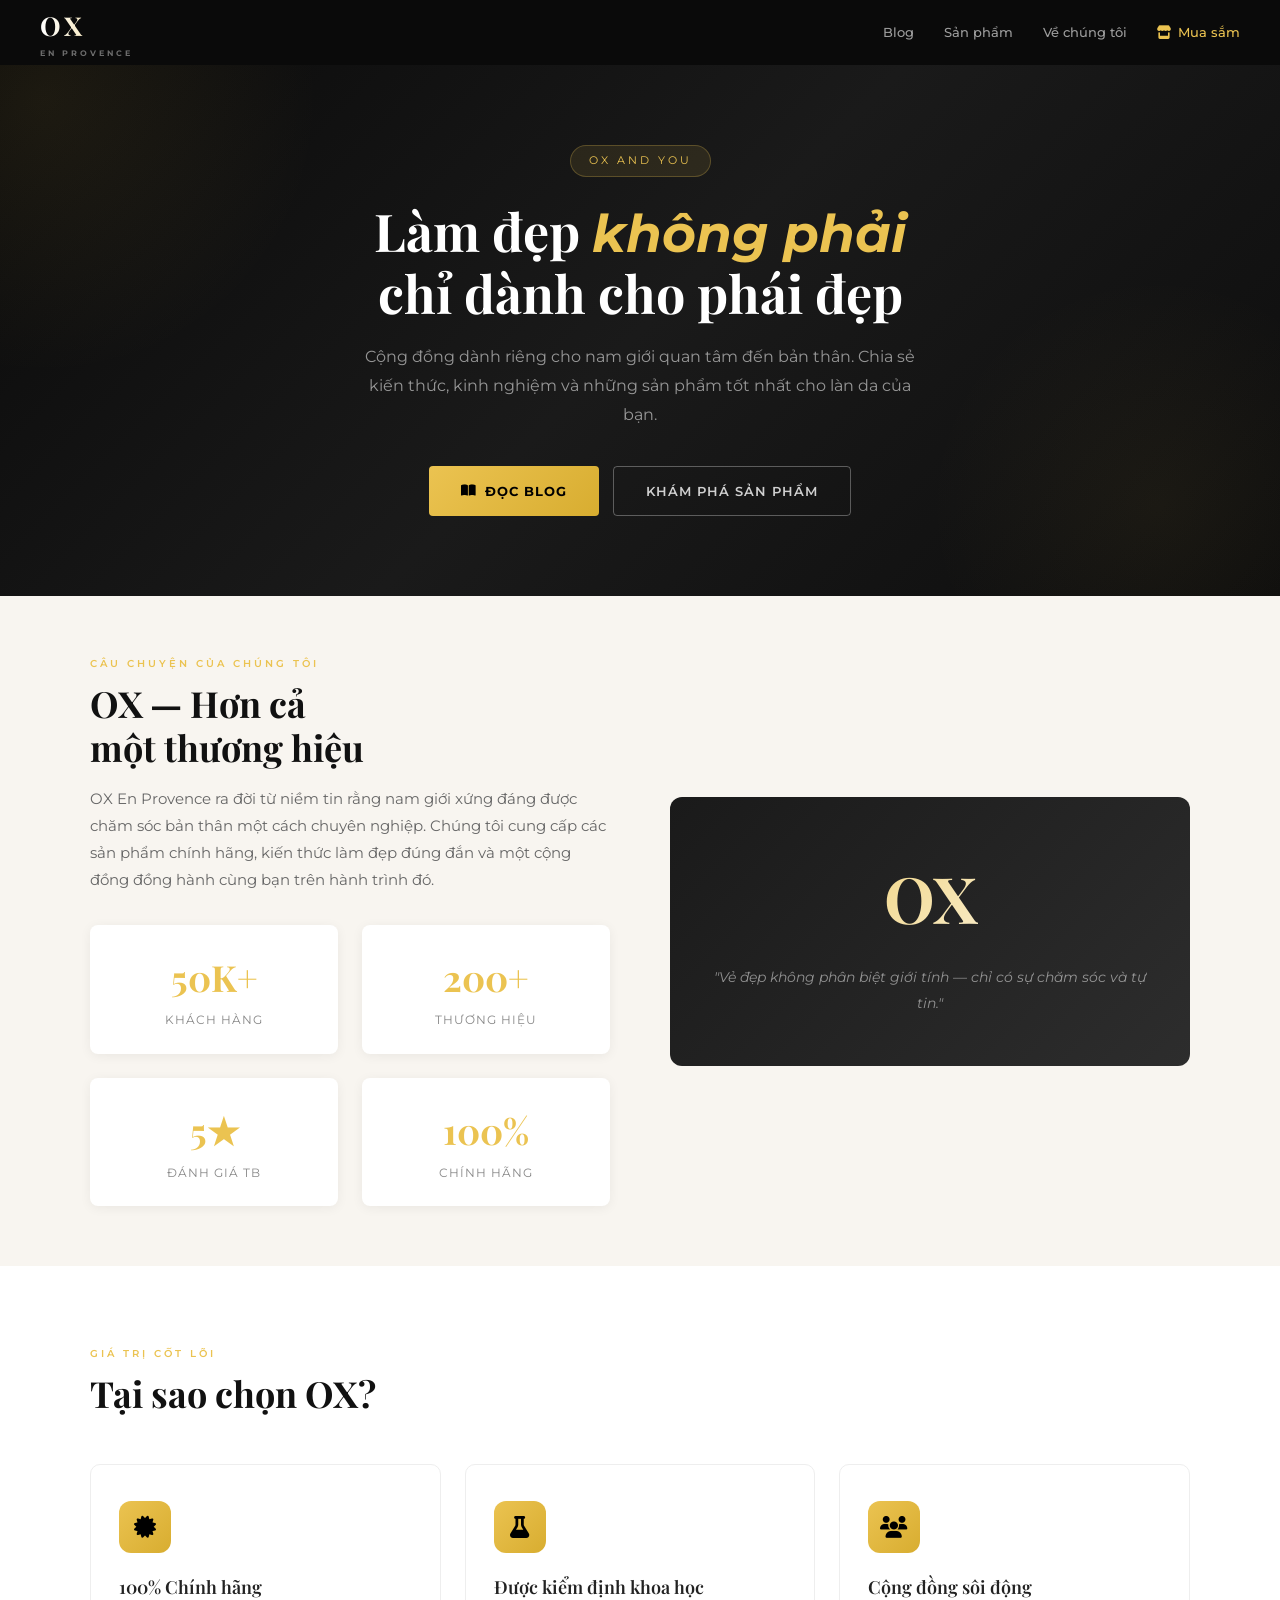
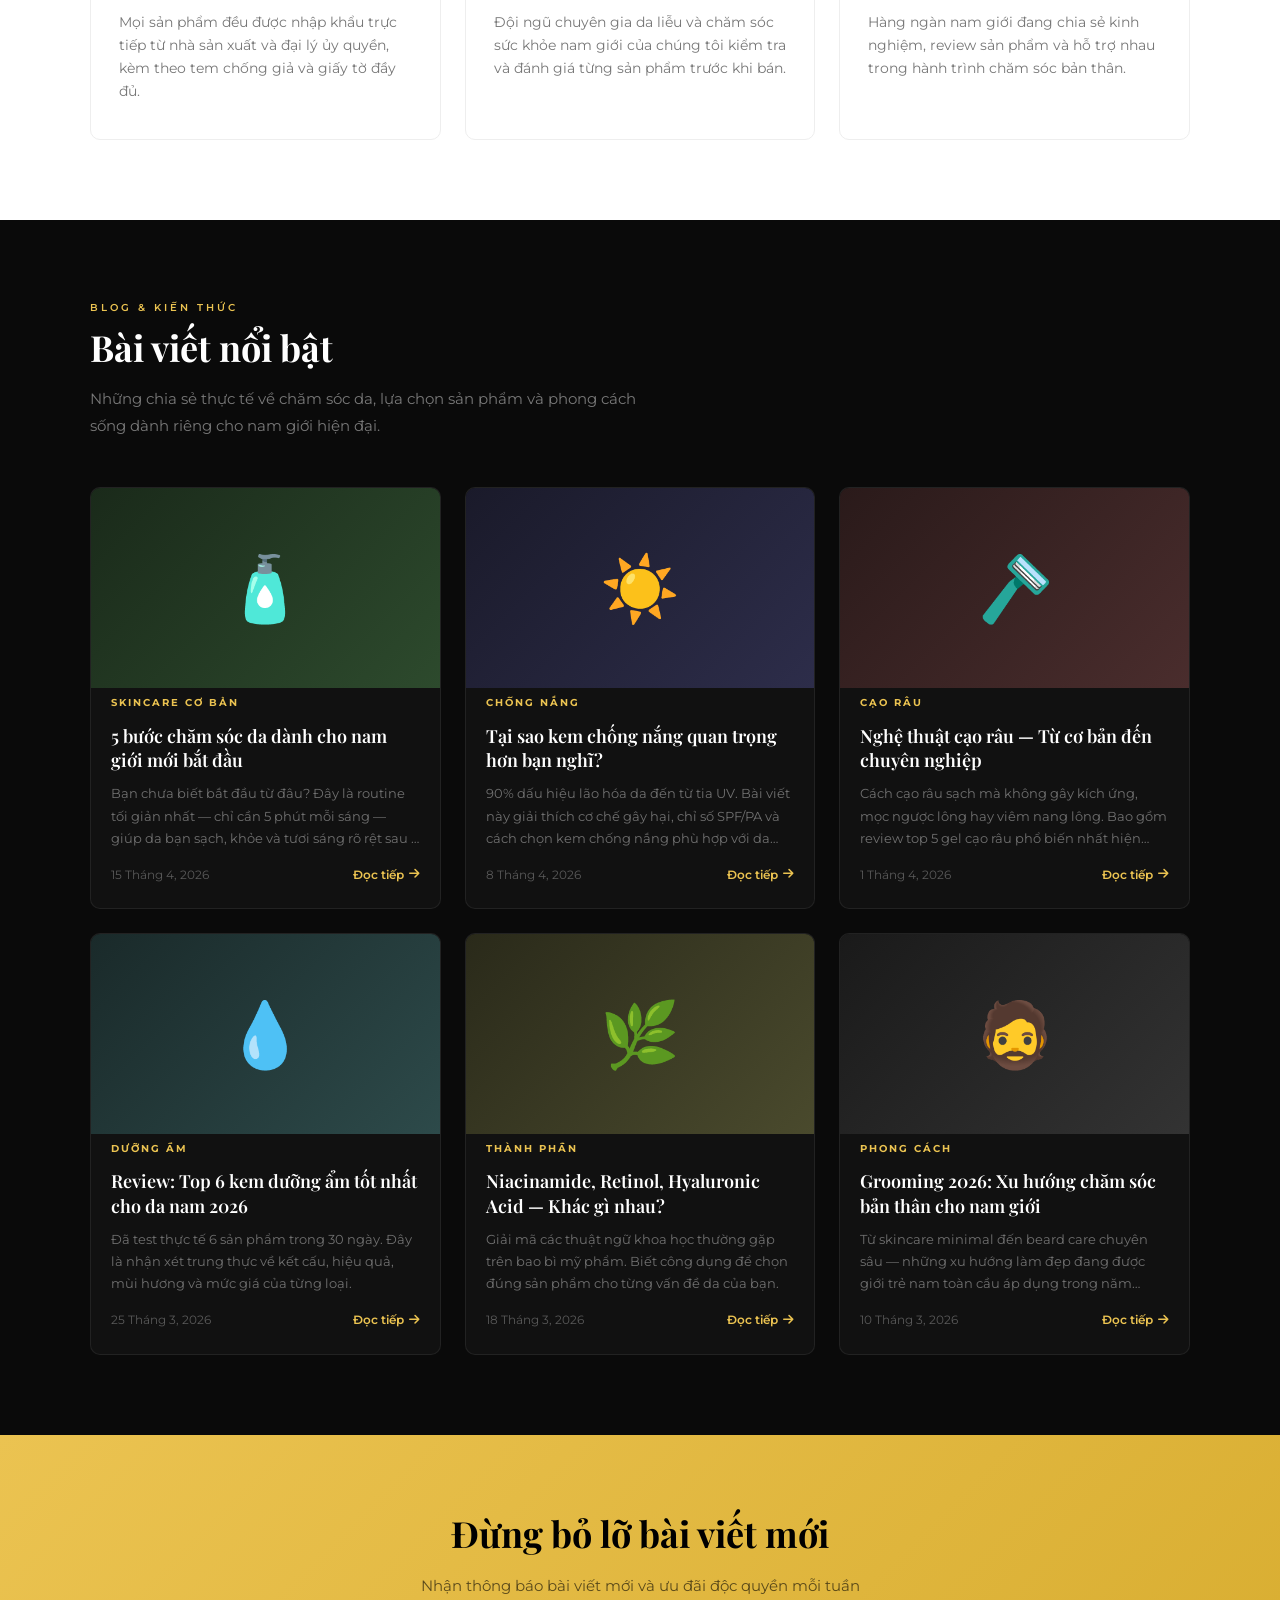
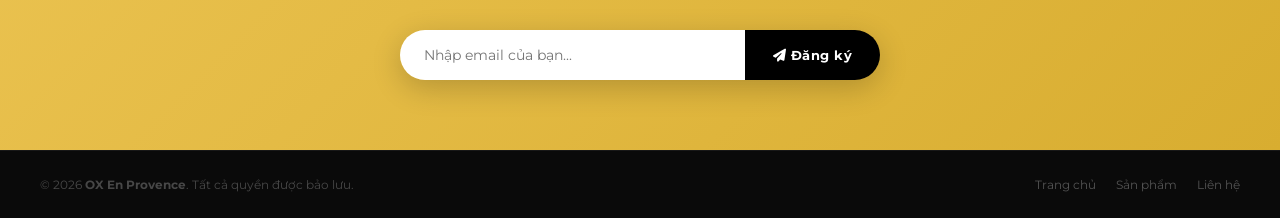
<file: src/views/OXAndYou/oxandyou.html>
<!DOCTYPE html>
<html lang="vi">
<head>
<meta charset="UTF-8">
<meta name="viewport" content="width=device-width, initial-scale=1.0">
<title>OX and You — Cộng đồng làm đẹp cho nam giới</title>
<link rel="stylesheet" href="../../assets/css/styles.css">
<link href="https://fonts.googleapis.com/css2?family=Playfair+Display:wght@400;600;700;800&family=Montserrat:wght@300;400;500;600;700&display=swap" rel="stylesheet">
<link rel="stylesheet" href="https://cdnjs.cloudflare.com/ajax/libs/font-awesome/6.4.0/css/all.min.css">
<style>
*{margin:0;padding:0;box-sizing:border-box}
body{font-family:'Montserrat',sans-serif;background:#fff;color:#222}
a{text-decoration:none;color:inherit}

/* ─ TOPBAR ─ */
.oay-topbar{background:#0a0a0a;padding:0 40px;display:flex;justify-content:space-between;align-items:center;height:65px;position:sticky;top:0;z-index:100}
.oay-logo a{font-family:'Playfair Display',serif;font-size:26px;font-weight:700;letter-spacing:4px;background:linear-gradient(90deg,#fff 0%,#EBC351 50%,#fff 100%);background-size:200% auto;-webkit-background-clip:text;-webkit-text-fill-color:transparent;background-clip:text;animation:shimmer 3s linear infinite}
.oay-logo span{display:block;font-family:'Montserrat',sans-serif;font-size:8px;letter-spacing:3px;-webkit-text-fill-color:rgba(255,255,255,0.4)}
.oay-nav{display:flex;gap:30px;align-items:center}
.oay-nav a{color:rgba(255,255,255,0.6);font-size:13px;font-weight:500;transition:color .3s}
.oay-nav a:hover{color:#EBC351}
.oay-nav .back-btn{color:#EBC351;display:flex;align-items:center;gap:6px}
@keyframes shimmer{0%{background-position:-200% center}100%{background-position:200% center}}

/* ─ HERO ─ */
.oay-hero{background:linear-gradient(135deg,#0a0a0a 0%,#1a1a1a 50%,#0d0d0d 100%);min-height:480px;display:flex;align-items:center;justify-content:center;text-align:center;padding:80px 20px;position:relative;overflow:hidden}
.oay-hero::before{content:'';position:absolute;top:-50%;left:-20%;width:600px;height:600px;background:radial-gradient(circle,rgba(235,195,81,.08) 0%,transparent 65%);pointer-events:none}
.oay-hero::after{content:'';position:absolute;bottom:-30%;right:-10%;width:500px;height:500px;background:radial-gradient(circle,rgba(235,195,81,.05) 0%,transparent 65%);pointer-events:none}
.oay-hero-content{position:relative;z-index:1;max-width:700px}
.oay-hero-tag{display:inline-block;font-size:11px;letter-spacing:3px;text-transform:uppercase;color:#EBC351;background:rgba(235,195,81,.1);border:1px solid rgba(235,195,81,.25);padding:6px 18px;border-radius:20px;margin-bottom:24px}
.oay-hero h1{font-family:'Playfair Display',serif;font-size:52px;font-weight:700;color:#fff;line-height:1.15;margin-bottom:20px}
.oay-hero h1 em{font-style:italic;color:#EBC351}
.oay-hero p{font-size:16px;color:rgba(255,255,255,.55);line-height:1.8;max-width:560px;margin:0 auto 36px}
.oay-hero-btns{display:flex;gap:14px;justify-content:center;flex-wrap:wrap}
.btn-gold{background:linear-gradient(135deg,#EBC351,#D8AD30);color:#000;padding:14px 32px;border-radius:4px;font-size:13px;font-weight:700;letter-spacing:1px;text-transform:uppercase;transition:all .3s;display:inline-flex;align-items:center;gap:8px}
.btn-gold:hover{transform:translateY(-2px);box-shadow:0 8px 24px rgba(235,195,81,.35)}
.btn-outline-white{border:1px solid rgba(255,255,255,.3);color:rgba(255,255,255,.8);padding:14px 32px;border-radius:4px;font-size:13px;font-weight:600;letter-spacing:1px;text-transform:uppercase;transition:all .3s}
.btn-outline-white:hover{border-color:#EBC351;color:#EBC351}

/* ─ SECTION COMMON ─ */
.section{padding:80px 20px}
.container-md{max-width:1100px;margin:0 auto}
.sec-tag{font-size:10px;letter-spacing:3px;text-transform:uppercase;color:#EBC351;font-weight:600;margin-bottom:10px;display:block}
.sec-title{font-family:'Playfair Display',serif;font-size:36px;font-weight:700;color:#111;line-height:1.2;margin-bottom:16px}
.sec-desc{color:#666;font-size:15px;line-height:1.8;max-width:560px}

/* ─ ABOUT STRIP ─ */
.about-strip{background:#f8f5f0;padding:60px 20px}
.about-grid{display:grid;grid-template-columns:1fr 1fr;gap:60px;align-items:center}
.about-stats{display:grid;grid-template-columns:1fr 1fr;gap:24px;margin-top:32px}
.stat-item{background:#fff;padding:24px;border-radius:8px;box-shadow:0 2px 12px rgba(0,0,0,.06);text-align:center}
.stat-num{font-family:'Playfair Display',serif;font-size:36px;font-weight:700;color:#EBC351;margin-bottom:4px}
.stat-label{font-size:12px;color:#888;text-transform:uppercase;letter-spacing:1px}
.about-visual{background:linear-gradient(135deg,#1a1a1a,#2d2d2d);border-radius:12px;padding:50px 40px;text-align:center;color:#fff}
.about-visual-logo{font-family:'Playfair Display',serif;font-size:64px;font-weight:700;background:linear-gradient(135deg,#EBC351,#fff);-webkit-background-clip:text;-webkit-text-fill-color:transparent;background-clip:text;margin-bottom:16px}
.about-visual p{color:rgba(255,255,255,.5);font-size:14px;line-height:1.8;font-style:italic}

/* ─ VALUES ─ */
.values-grid{display:grid;grid-template-columns:repeat(3,1fr);gap:24px;margin-top:48px}
.value-card{padding:36px 28px;border:1px solid #eee;border-radius:10px;transition:all .3s}
.value-card:hover{border-color:#EBC351;box-shadow:0 8px 30px rgba(235,195,81,.12);transform:translateY(-4px)}
.value-icon{width:52px;height:52px;background:linear-gradient(135deg,#EBC351,#D8AD30);border-radius:12px;display:flex;align-items:center;justify-content:center;font-size:22px;color:#000;margin-bottom:20px}
.value-card h3{font-family:'Playfair Display',serif;font-size:18px;font-weight:600;margin-bottom:10px}
.value-card p{font-size:13.5px;color:#777;line-height:1.7}

/* ─ BLOG ─ */
.blog-section{background:#0a0a0a;padding:80px 20px}
.blog-section .sec-title{color:#fff}
.blog-section .sec-desc{color:rgba(255,255,255,.45)}
.blog-grid{display:grid;grid-template-columns:repeat(3,1fr);gap:24px;margin-top:48px}
.blog-card{background:#111;border:1px solid rgba(255,255,255,.07);border-radius:10px;overflow:hidden;transition:all .3s;cursor:pointer}
.blog-card:hover{transform:translateY(-5px);border-color:rgba(235,195,81,.3);box-shadow:0 16px 40px rgba(0,0,0,.4)}
.blog-card-img{height:200px;overflow:hidden;position:relative}
.blog-card-img-inner{width:100%;height:100%;display:flex;align-items:center;justify-content:center;font-size:64px;transition:transform .6s}
.blog-card:hover .blog-card-img-inner{transform:scale(1.08)}
.blog-card-cat{font-size:10px;letter-spacing:2px;text-transform:uppercase;color:#EBC351;font-weight:700;padding:18px 20px 0}
.blog-card-body{padding:10px 20px 24px}
.blog-card h3{font-family:'Playfair Display',serif;font-size:18px;color:#fff;line-height:1.35;margin-bottom:10px;font-weight:600}
.blog-card p{font-size:13px;color:rgba(255,255,255,.4);line-height:1.7;margin-bottom:16px;display:-webkit-box;-webkit-line-clamp:3;-webkit-box-orient:vertical;overflow:hidden}
.blog-card-meta{display:flex;justify-content:space-between;align-items:center;font-size:12px;color:rgba(255,255,255,.3)}
.blog-read-more{color:#EBC351;font-weight:600;font-size:12px;display:flex;align-items:center;gap:5px;transition:gap .3s}
.blog-card:hover .blog-read-more{gap:9px}

/* ─ NEWSLETTER ─ */
.newsletter-section{background:linear-gradient(135deg,#EBC351 0%,#D8AD30 100%);padding:70px 20px;text-align:center}
.newsletter-section h2{font-family:'Playfair Display',serif;font-size:36px;font-weight:700;color:#000;margin-bottom:12px}
.newsletter-section p{color:rgba(0,0,0,.6);font-size:15px;margin-bottom:32px}
.newsletter-form-gold{display:flex;gap:0;max-width:480px;margin:0 auto;border-radius:50px;overflow:hidden;box-shadow:0 8px 30px rgba(0,0,0,.2)}
.newsletter-form-gold input{flex:1;padding:16px 24px;border:none;outline:none;font-size:14px;font-family:'Montserrat',sans-serif}
.newsletter-form-gold button{padding:16px 28px;background:#000;color:#fff;border:none;cursor:pointer;font-size:13px;font-weight:700;font-family:'Montserrat',sans-serif;letter-spacing:.5px;transition:background .3s;white-space:nowrap}
.newsletter-form-gold button:hover{background:#1a1a1a}

/* ─ FOOTER MINI ─ */
.oay-footer{background:#0a0a0a;padding:24px 40px;display:flex;justify-content:space-between;align-items:center;border-top:1px solid rgba(255,255,255,.06)}
.oay-footer p{color:rgba(255,255,255,.25);font-size:12px}
.oay-footer-links{display:flex;gap:20px}
.oay-footer-links a{color:rgba(255,255,255,.3);font-size:12px;transition:color .3s}
.oay-footer-links a:hover{color:#EBC351}

@media(max-width:768px){
.about-grid,.values-grid,.blog-grid{grid-template-columns:1fr}
.oay-hero h1{font-size:34px}
.oay-nav{gap:16px}
.oay-topbar{padding:0 20px}
}
</style>
</head>
<body>

<!-- Topbar -->
<div class="oay-topbar">
    <div class="oay-logo"><a href="../../../index.html">OX<span>EN PROVENCE</span></a></div>
    <nav class="oay-nav">
        <a href="#">Blog</a>
        <a href="#">Sản phẩm</a>
        <a href="#">Về chúng tôi</a>
        <a href="../../../index.html" class="back-btn"><i class="fas fa-store"></i> Mua sắm</a>
    </nav>
</div>

<!-- Hero -->
<section class="oay-hero">
    <div class="oay-hero-content">
        <span class="oay-hero-tag">OX AND YOU</span>
        <h1>Làm đẹp <em>không phải</em><br>chỉ dành cho phái đẹp</h1>
        <p>Cộng đồng dành riêng cho nam giới quan tâm đến bản thân. Chia sẻ kiến thức, kinh nghiệm và những sản phẩm tốt nhất cho làn da của bạn.</p>
        <div class="oay-hero-btns">
            <a href="#blog" class="btn-gold"><i class="fas fa-book-open"></i> Đọc Blog</a>
            <a href="../../../index.html" class="btn-outline-white">Khám phá sản phẩm</a>
        </div>
    </div>
</section>

<!-- About -->
<section class="about-strip">
    <div class="container-md">
        <div class="about-grid">
            <div>
                <span class="sec-tag">Câu chuyện của chúng tôi</span>
                <h2 class="sec-title">OX — Hơn cả<br>một thương hiệu</h2>
                <p class="sec-desc">OX En Provence ra đời từ niềm tin rằng nam giới xứng đáng được chăm sóc bản thân một cách chuyên nghiệp. Chúng tôi cung cấp các sản phẩm chính hãng, kiến thức làm đẹp đúng đắn và một cộng đồng đồng hành cùng bạn trên hành trình đó.</p>
                <div class="about-stats">
                    <div class="stat-item"><div class="stat-num">50K+</div><div class="stat-label">Khách hàng</div></div>
                    <div class="stat-item"><div class="stat-num">200+</div><div class="stat-label">Thương hiệu</div></div>
                    <div class="stat-item"><div class="stat-num">5★</div><div class="stat-label">Đánh giá TB</div></div>
                    <div class="stat-item"><div class="stat-num">100%</div><div class="stat-label">Chính hãng</div></div>
                </div>
            </div>
            <div class="about-visual">
                <div class="about-visual-logo">OX</div>
                <p>"Vẻ đẹp không phân biệt giới tính — chỉ có sự chăm sóc và tự tin."</p>
            </div>
        </div>
    </div>
</section>

<!-- Values -->
<section class="section">
    <div class="container-md">
        <span class="sec-tag">Giá trị cốt lõi</span>
        <h2 class="sec-title">Tại sao chọn OX?</h2>
        <div class="values-grid">
            <div class="value-card">
                <div class="value-icon"><i class="fas fa-certificate"></i></div>
                <h3>100% Chính hãng</h3>
                <p>Mọi sản phẩm đều được nhập khẩu trực tiếp từ nhà sản xuất và đại lý ủy quyền, kèm theo tem chống giả và giấy tờ đầy đủ.</p>
            </div>
            <div class="value-card">
                <div class="value-icon"><i class="fas fa-flask"></i></div>
                <h3>Được kiểm định khoa học</h3>
                <p>Đội ngũ chuyên gia da liễu và chăm sóc sức khỏe nam giới của chúng tôi kiểm tra và đánh giá từng sản phẩm trước khi bán.</p>
            </div>
            <div class="value-card">
                <div class="value-icon"><i class="fas fa-users"></i></div>
                <h3>Cộng đồng sôi động</h3>
                <p>Hàng ngàn nam giới đang chia sẻ kinh nghiệm, review sản phẩm và hỗ trợ nhau trong hành trình chăm sóc bản thân.</p>
            </div>
        </div>
    </div>
</section>

<!-- Blog -->
<section class="blog-section" id="blog">
    <div class="container-md">
        <span class="sec-tag" style="color:#EBC351">Blog & Kiến thức</span>
        <h2 class="sec-title">Bài viết nổi bật</h2>
        <p class="sec-desc">Những chia sẻ thực tế về chăm sóc da, lựa chọn sản phẩm và phong cách sống dành riêng cho nam giới hiện đại.</p>
        <div class="blog-grid">

            <div class="blog-card">
                <div class="blog-card-img" style="background:linear-gradient(135deg,#1a2a1a,#2d4a2d)">
                    <div class="blog-card-img-inner">🧴</div>
                </div>
                <span class="blog-card-cat">Skincare cơ bản</span>
                <div class="blog-card-body">
                    <h3>5 bước chăm sóc da dành cho nam giới mới bắt đầu</h3>
                    <p>Bạn chưa biết bắt đầu từ đâu? Đây là routine tối giản nhất — chỉ cần 5 phút mỗi sáng — giúp da bạn sạch, khỏe và tươi sáng rõ rệt sau 2 tuần.</p>
                    <div class="blog-card-meta">
                        <span>15 Tháng 4, 2026</span>
                        <a href="#" class="blog-read-more">Đọc tiếp <i class="fas fa-arrow-right"></i></a>
                    </div>
                </div>
            </div>

            <div class="blog-card">
                <div class="blog-card-img" style="background:linear-gradient(135deg,#1a1a2a,#2d2d4a)">
                    <div class="blog-card-img-inner">☀️</div>
                </div>
                <span class="blog-card-cat">Chống nắng</span>
                <div class="blog-card-body">
                    <h3>Tại sao kem chống nắng quan trọng hơn bạn nghĩ?</h3>
                    <p>90% dấu hiệu lão hóa da đến từ tia UV. Bài viết này giải thích cơ chế gây hại, chỉ số SPF/PA và cách chọn kem chống nắng phù hợp với da dầu, da khô.</p>
                    <div class="blog-card-meta">
                        <span>8 Tháng 4, 2026</span>
                        <a href="#" class="blog-read-more">Đọc tiếp <i class="fas fa-arrow-right"></i></a>
                    </div>
                </div>
            </div>

            <div class="blog-card">
                <div class="blog-card-img" style="background:linear-gradient(135deg,#2a1a1a,#4a2d2d)">
                    <div class="blog-card-img-inner">🪒</div>
                </div>
                <span class="blog-card-cat">Cạo râu</span>
                <div class="blog-card-body">
                    <h3>Nghệ thuật cạo râu — Từ cơ bản đến chuyên nghiệp</h3>
                    <p>Cách cạo râu sạch mà không gây kích ứng, mọc ngược lông hay viêm nang lông. Bao gồm review top 5 gel cạo râu phổ biến nhất hiện nay.</p>
                    <div class="blog-card-meta">
                        <span>1 Tháng 4, 2026</span>
                        <a href="#" class="blog-read-more">Đọc tiếp <i class="fas fa-arrow-right"></i></a>
                    </div>
                </div>
            </div>

            <div class="blog-card">
                <div class="blog-card-img" style="background:linear-gradient(135deg,#1a2a2a,#2d4a4a)">
                    <div class="blog-card-img-inner">💧</div>
                </div>
                <span class="blog-card-cat">Dưỡng ẩm</span>
                <div class="blog-card-body">
                    <h3>Review: Top 6 kem dưỡng ẩm tốt nhất cho da nam 2026</h3>
                    <p>Đã test thực tế 6 sản phẩm trong 30 ngày. Đây là nhận xét trung thực về kết cấu, hiệu quả, mùi hương và mức giá của từng loại.</p>
                    <div class="blog-card-meta">
                        <span>25 Tháng 3, 2026</span>
                        <a href="#" class="blog-read-more">Đọc tiếp <i class="fas fa-arrow-right"></i></a>
                    </div>
                </div>
            </div>

            <div class="blog-card">
                <div class="blog-card-img" style="background:linear-gradient(135deg,#2a2a1a,#4a4a2d)">
                    <div class="blog-card-img-inner">🌿</div>
                </div>
                <span class="blog-card-cat">Thành phần</span>
                <div class="blog-card-body">
                    <h3>Niacinamide, Retinol, Hyaluronic Acid — Khác gì nhau?</h3>
                    <p>Giải mã các thuật ngữ khoa học thường gặp trên bao bì mỹ phẩm. Biết công dụng để chọn đúng sản phẩm cho từng vấn đề da của bạn.</p>
                    <div class="blog-card-meta">
                        <span>18 Tháng 3, 2026</span>
                        <a href="#" class="blog-read-more">Đọc tiếp <i class="fas fa-arrow-right"></i></a>
                    </div>
                </div>
            </div>

            <div class="blog-card">
                <div class="blog-card-img" style="background:linear-gradient(135deg,#1a1a1a,#333)">
                    <div class="blog-card-img-inner">🧔</div>
                </div>
                <span class="blog-card-cat">Phong cách</span>
                <div class="blog-card-body">
                    <h3>Grooming 2026: Xu hướng chăm sóc bản thân cho nam giới</h3>
                    <p>Từ skincare minimal đến beard care chuyên sâu — những xu hướng làm đẹp đang được giới trẻ nam toàn cầu áp dụng trong năm 2026.</p>
                    <div class="blog-card-meta">
                        <span>10 Tháng 3, 2026</span>
                        <a href="#" class="blog-read-more">Đọc tiếp <i class="fas fa-arrow-right"></i></a>
                    </div>
                </div>
            </div>

        </div>
    </div>
</section>

<!-- Newsletter -->
<section class="newsletter-section">
    <div class="container-md">
        <h2>Đừng bỏ lỡ bài viết mới</h2>
        <p>Nhận thông báo bài viết mới và ưu đãi độc quyền mỗi tuần</p>
        <form class="newsletter-form-gold" onsubmit="return false;">
            <input type="email" placeholder="Nhập email của bạn...">
            <button type="submit"><i class="fas fa-paper-plane"></i> Đăng ký</button>
        </form>
    </div>
</section>

<!-- Footer mini -->
<div class="oay-footer">
    <p>© 2026 <strong>OX En Provence</strong>. Tất cả quyền được bảo lưu.</p>
    <div class="oay-footer-links">
        <a href="../../../index.html">Trang chủ</a>
        <a href="#">Sản phẩm</a>
        <a href="#">Liên hệ</a>
    </div>
</div>

</body>
</html>
</file>
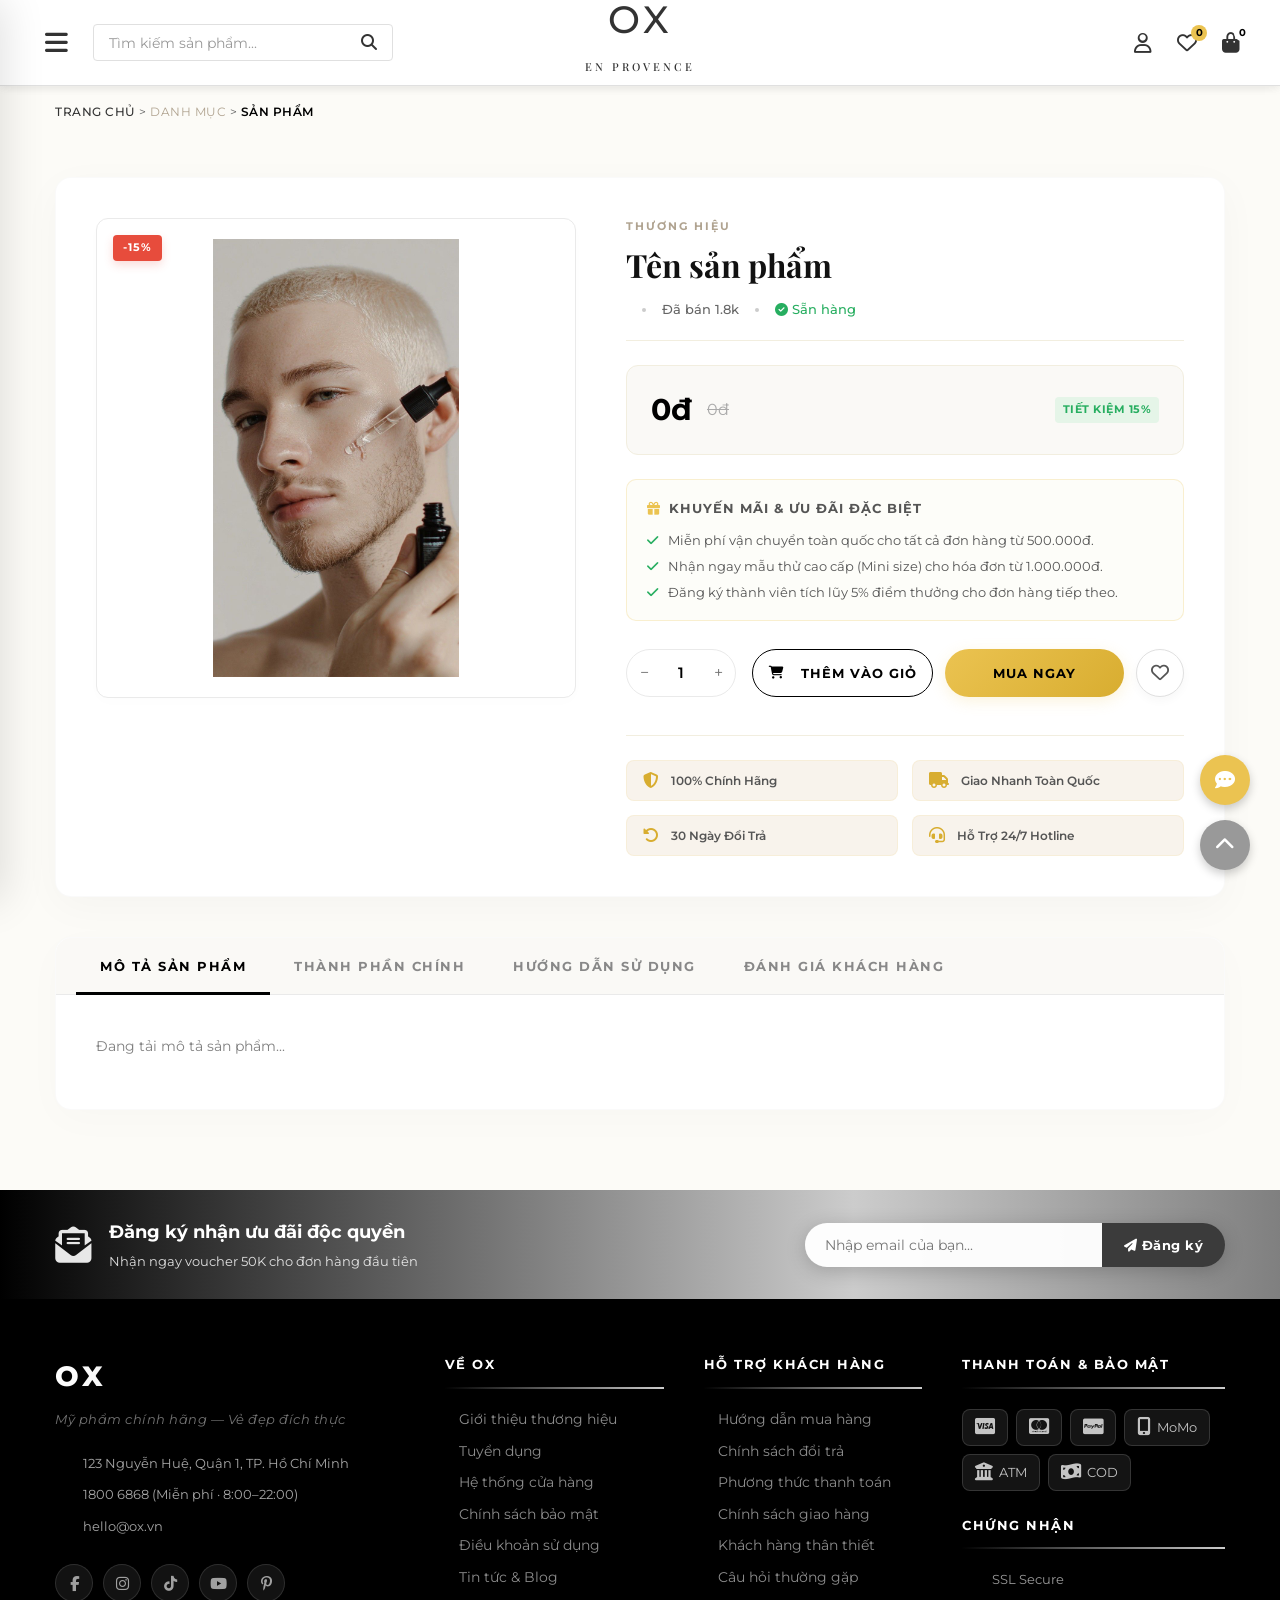
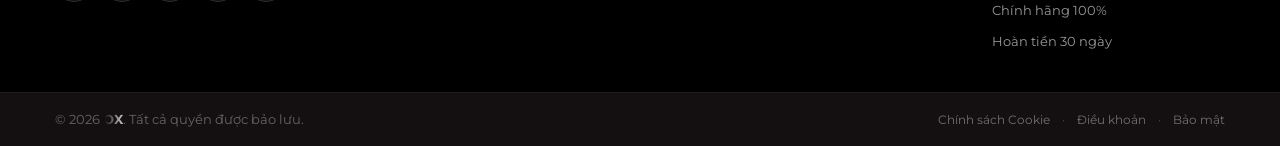
<file: src/views/Product/product.html>
<!DOCTYPE html>
<html lang="vi">
<head>
    <meta charset="UTF-8">
    <meta name="viewport" content="width=device-width, initial-scale=1.0">
    <title>Chi tiết sản phẩm — OX En Provence</title>
    <link rel="stylesheet" href="../../assets/css/styles.css?v=1.0.2">
    <link href="https://fonts.googleapis.com/css2?family=Playfair+Display:wght@400;500;600;700;800&family=Montserrat:wght@300;400;500;600;700&display=swap" rel="stylesheet">
    <link rel="stylesheet" href="https://cdnjs.cloudflare.com/ajax/libs/font-awesome/6.4.0/css/all.min.css">
    <style>
        /* ── CUSTOM PREMIUM PRODUCT PAGE STYLES ── */
        body {
            background-color: #fcfbf7; /* Softer, luxury warm backdrop */
        }
        
        .product-page-wrapper {
            padding-top: 40px;
            padding-bottom: 80px;
        }

        /* Breadcrumb overrides */
        .breadcrumb {
            background: transparent;
            padding: 16px 0;
            font-size: 12px;
            letter-spacing: 0.5px;
            color: var(--text-light);
            text-transform: uppercase;
        }
        .breadcrumb a {
            font-weight: 500;
            transition: color 0.3s;
        }
        .breadcrumb span {
            color: #b0a390;
        }

        /* Layout modifications */
        .product-layout {
            display: grid;
            grid-template-columns: 480px 1fr;
            gap: 50px;
            background: #ffffff;
            border-radius: 16px;
            padding: 40px;
            box-shadow: 0 10px 40px rgba(0,0,0,0.03);
            border: 1px solid rgba(0,0,0,0.02);
            align-items: start;
        }

        /* Gallery Zoom & Design */
        .product-gallery {
            width: 100%;
        }
        .main-image-container {
            position: relative;
            border: 1px solid var(--border-color);
            border-radius: 12px;
            overflow: hidden;
            margin-bottom: 16px;
            padding: 20px;
            display: flex;
            justify-content: center;
            align-items: center;
            aspect-ratio: 1;
            background: #ffffff;
            box-shadow: 0 4px 15px rgba(0,0,0,0.01);
        }
        .main-image-container img {
            max-width: 100%;
            max-height: 100%;
            object-fit: contain;
            transition: transform 0.5s cubic-bezier(0.25, 0.46, 0.45, 0.94);
        }
        .main-image-container:hover img {
            transform: scale(1.08);
        }
        
        /* Badges */
        .discount-badge {
            position: absolute;
            top: 16px;
            left: 16px;
            font-weight: 700;
            text-transform: uppercase;
            background: #e74c3c;
            color: var(--white);
            border-radius: 4px;
            padding: 4px 10px;
            font-size: 11px;
            letter-spacing: 1px;
            box-shadow: 0 4px 10px rgba(231,76,60,0.2);
            z-index: 2;
        }

        .thumbnail-list {
            display: flex;
            gap: 12px;
        }
        .thumbnail {
            width: calc(25% - 9px);
            border: 1.5px solid var(--border-color);
            border-radius: 8px;
            cursor: pointer;
            padding: 8px;
            transition: all 0.3s ease;
            aspect-ratio: 1;
            object-fit: contain;
            background: #fff;
        }
        .thumbnail.active, .thumbnail:hover {
            border-color: var(--primary-color);
            transform: translateY(-2px);
            box-shadow: 0 4px 10px rgba(235,195,81,0.15);
        }

        /* Product Details Column */
        .product-details {
            width: 100%;
        }
        
        .product-brand-tag {
            font-size: 11px;
            text-transform: uppercase;
            letter-spacing: 2px;
            color: #b0a390;
            font-weight: 700;
            margin-bottom: 8px;
            display: block;
        }

        .product-title-premium {
            font-size: 32px;
            font-weight: 700;
            font-family: 'Playfair Display', serif;
            line-height: 1.3;
            margin-bottom: 14px;
            color: #111;
        }

        .product-meta-premium {
            display: flex;
            align-items: center;
            gap: 16px;
            font-size: 14px;
            padding-bottom: 20px;
            border-bottom: 1px solid #f2eedf;
            margin-bottom: 24px;
        }
        .rating-stars {
            color: #fadb14;
            display: flex;
            align-items: center;
            gap: 3px;
        }
        .rating-text {
            color: var(--text-light);
            font-size: 13px;
            font-weight: 500;
        }
        .divider-bullet {
            width: 4px;
            height: 4px;
            border-radius: 50%;
            background: #ccc;
        }
        .sold-text {
            font-size: 13px;
            color: var(--text-light);
            font-weight: 500;
        }

        /* Luxury Price Tag */
        .price-card {
            background: #faf9f6;
            border: 1px solid #f2eedf;
            padding: 20px 24px;
            border-radius: 12px;
            margin-bottom: 24px;
            display: flex;
            align-items: center;
            gap: 16px;
        }
        .price-premium-current {
            font-size: 30px;
            font-weight: 700;
            color: #000;
            letter-spacing: -0.5px;
        }
        .price-premium-original {
            font-size: 16px;
            color: #aaa;
            text-decoration: line-through;
        }
        .price-saving-badge {
            background: rgba(46, 204, 113, 0.1);
            color: #27ae60;
            padding: 4px 8px;
            border-radius: 4px;
            font-size: 11px;
            font-weight: 700;
            text-transform: uppercase;
            letter-spacing: 0.5px;
            margin-left: auto;
        }

        /* Promotion Box */
        .promotions-box {
            border: 1px solid rgba(235,195,81,0.25);
            background: #fdfdf9;
            border-radius: 10px;
            padding: 18px 20px;
            margin-bottom: 28px;
        }
        .promotions-box h3 {
            font-size: 13px;
            text-transform: uppercase;
            letter-spacing: 1px;
            color: #555;
            margin-bottom: 12px;
            display: flex;
            align-items: center;
            gap: 8px;
            font-weight: 700;
        }
        .promotions-box h3 i {
            color: var(--primary-color);
        }
        .promotions-box ul li {
            font-size: 13px;
            margin-bottom: 8px;
            display: flex;
            align-items: flex-start;
            gap: 10px;
            color: #555;
            line-height: 1.4;
        }
        .promotions-box ul li:last-child {
            margin-bottom: 0;
        }
        .promotions-box ul li i {
            color: #27ae60;
            margin-top: 3px;
        }

        /* Variants Selector */
        .variant-premium-label {
            font-size: 12px;
            font-weight: 700;
            text-transform: uppercase;
            letter-spacing: 1px;
            color: #555;
            margin-bottom: 10px;
            display: block;
        }
        .variant-chips {
            display: flex;
            gap: 10px;
            flex-wrap: wrap;
            margin-bottom: 28px;
        }
        
        /* Custom buttons style for variant list injection */
        .variant-chips .variant-btn {
            padding: 10px 20px;
            border: 1.5px solid var(--border-color);
            background: #ffffff;
            border-radius: 30px; /* Capsule shape */
            cursor: pointer;
            font-size: 13px;
            font-weight: 500;
            letter-spacing: 0.5px;
            transition: all 0.3s ease;
            font-family: 'Montserrat', sans-serif;
            color: var(--text-color);
            outline: none;
        }
        .variant-chips .variant-btn:hover {
            border-color: var(--primary-color);
            background: var(--gold-light);
        }
        .variant-chips .variant-btn.active {
            border-color: #000;
            color: #fff;
            background: #000;
            font-weight: 600;
            box-shadow: 0 4px 10px rgba(0,0,0,0.15);
        }

        /* Quantity & Action grid */
        .buy-action-panel {
            display: flex;
            gap: 16px;
            margin-bottom: 28px;
            align-items: center;
        }
        .qty-box-premium {
            display: flex;
            align-items: center;
            border: 1.5px solid var(--border-color);
            border-radius: 30px;
            overflow: hidden;
            width: 110px;
            height: 48px;
            background: #fff;
        }
        .qty-box-premium button {
            background: transparent;
            border: none;
            width: 35px;
            height: 100%;
            font-size: 16px;
            cursor: pointer;
            color: #777;
            transition: background 0.2s;
            outline: none;
        }
        .qty-box-premium button:hover {
            background: #f7f7f7;
            color: #000;
        }
        .qty-box-premium input {
            width: 40px;
            height: 100%;
            border: none;
            text-align: center;
            font-size: 15px;
            font-weight: 600;
            color: #000;
            font-family: 'Montserrat', sans-serif;
        }

        .cta-action-grid {
            display: flex;
            flex: 1;
            gap: 12px;
        }
        .cta-btn-premium {
            flex: 1;
            height: 48px;
            border-radius: 30px;
            font-size: 13px;
            font-weight: 700;
            letter-spacing: 1px;
            text-transform: uppercase;
            cursor: pointer;
            transition: all 0.3s ease;
            display: flex;
            justify-content: center;
            align-items: center;
            gap: 8px;
            outline: none;
        }
        .btn-premium-cart {
            border: 1.5px solid #000;
            background: transparent;
            color: #000;
        }
        .btn-premium-cart:hover {
            background: #000;
            color: #fff;
            transform: translateY(-2px);
            box-shadow: 0 4px 15px rgba(0,0,0,0.1);
        }
        .btn-premium-buy {
            border: none;
            background: linear-gradient(135deg, #EBC351, #D8AD30);
            color: #000;
            box-shadow: 0 4px 15px rgba(235,195,81,0.2);
            animation: pulseGlow 2s infinite alternate;
        }
        .btn-premium-buy:hover {
            background: linear-gradient(135deg, #000000, #333333);
            color: #fff;
            transform: translateY(-2px);
            box-shadow: 0 6px 20px rgba(0,0,0,0.15);
        }
        @keyframes pulseGlow {
            0% { box-shadow: 0 0 0 0 rgba(235, 195, 81, 0.4); }
            100% { box-shadow: 0 0 15px 4px rgba(235, 195, 81, 0.15); }
        }

        /* Brand Guarantees Grid */
        .guarantees-grid {
            display: grid;
            grid-template-columns: repeat(2, 1fr);
            gap: 14px;
            border-top: 1px solid #f2eedf;
            padding-top: 24px;
            margin-top: 10px;
        }
        .guarantee-card {
            display: flex;
            align-items: center;
            gap: 12px;
            background: var(--gold-light);
            padding: 10px 16px;
            border-radius: 8px;
            font-size: 12px;
            font-weight: 600;
            color: #555;
            border: 1px solid rgba(235, 195, 81, 0.12);
        }
        .guarantee-card i {
            font-size: 16px;
            color: var(--primary-hover);
        }

        /* Product tabs section overrides */
        .product-tabs-section {
            background: #ffffff;
            border-radius: 16px;
            margin-top: 40px;
            box-shadow: 0 10px 40px rgba(0,0,0,0.02);
            border: 1px solid rgba(0,0,0,0.02);
            overflow: hidden;
        }
        .tabs-header {
            display: flex;
            background: #faf9f6;
            border-bottom: 1px solid var(--border-color);
            padding: 0 20px;
        }
        .tab-btn {
            font-family: 'Montserrat', sans-serif;
            font-size: 13px;
            text-transform: uppercase;
            letter-spacing: 1.5px;
            padding: 20px 24px;
            font-weight: 700;
            color: #888;
        }
        .tab-btn:hover {
            color: #000;
        }
        .tab-btn.active {
            color: #000;
        }
        .tab-btn.active::after {
            background: #000;
            height: 3px;
            border-radius: 0;
        }
        .tab-content {
            padding: 40px;
        }
        .tab-content h3 {
            font-family: 'Playfair Display', serif;
            font-size: 20px;
            font-weight: 700;
            color: #111;
            margin-bottom: 16px;
        }
        .tab-content p {
            line-height: 1.7;
            font-size: 14px;
            color: #555;
        }

        /* Rating summary Sephora style */
        .rating-summary-card {
            display: grid;
            grid-template-columns: 180px 1fr;
            gap: 40px;
            background: #faf9f6;
            border: 1px solid #f2eedf;
            border-radius: 12px;
            padding: 28px;
            margin-bottom: 30px;
            align-items: center;
        }
        .rs-left {
            text-align: center;
            border-right: 1px solid #f2eedf;
            padding-right: 40px;
        }
        .rs-left h2 {
            font-size: 54px;
            font-weight: 700;
            color: #000;
            line-height: 1;
            margin-bottom: 8px;
        }
        .rs-left .stars {
            color: #fadb14;
            font-size: 16px;
            margin-bottom: 6px;
        }
        .rs-left p {
            font-size: 12px;
            color: var(--text-light);
            margin: 0;
            font-weight: 500;
        }
        .rs-right {
            display: flex;
            flex-direction: column;
            gap: 8px;
        }
        .rating-bar {
            display: flex;
            align-items: center;
            gap: 12px;
            font-size: 11px;
            color: var(--text-light);
            font-weight: 600;
        }
        .rating-bar span {
            white-space: nowrap;
        }
        .rating-bar span:first-child {
            width: 25px;
        }
        .rating-bar span:last-child {
            width: 30px;
            text-align: right;
        }
        .progress-bg {
            flex: 1;
            height: 6px;
            background: #e9e6dc;
            border-radius: 3px;
            overflow: hidden;
        }
        .progress-fill {
            height: 100%;
            background: #fadb14;
            border-radius: 3px;
        }

        /* Mobile Adjustments */
        @media (max-width: 900px) {
            .product-layout {
                grid-template-columns: 1fr;
                gap: 30px;
                padding: 24px;
            }
            .product-title-premium {
                font-size: 26px;
            }
            .rating-summary-card {
                grid-template-columns: 1fr;
                gap: 20px;
                text-align: center;
            }
            .rs-left {
                border-right: none;
                border-bottom: 1px solid #f2eedf;
                padding-right: 0;
                padding-bottom: 20px;
            }
        }
    </style>
</head>
<body>

    <!-- Header Components -->
    <div class="ox-header-wrapper">
        <header class="ox-main-header">
            <div class="container ox-main-header-container">
                <!-- Left: Hamburger + Search -->
                <div class="header-left">
                    <button class="hamburger-btn" aria-label="Open menu"><i class="fas fa-bars"></i></button>
                    <div class="header-search-box" id="searchTrigger">
                        <input type="text" placeholder="Tìm kiếm sản phẩm..." id="searchInputTrigger" readonly>
                        <button id="searchBtnTrigger"><i class="fas fa-search"></i></button>
                    </div>
                </div>

                <!-- Center: Logo -->
                <div class="ox-logo">
                    <h2 style="line-height: 1;"><a href="../../../index.html">OX<br><span style="font-size: 11px; font-weight: 500; letter-spacing: 3px; font-family: 'Playfair Display', serif;">EN PROVENCE</span></a></h2>
                </div>

                <!-- Right: Icons -->
                <div class="header-right">
                    <a href="#" class="ox-top-link" id="user-icon-btn"><i class="far fa-user"></i></a>
                    <a href="#" class="ox-top-link" id="wishlist-icon-btn"><i class="far fa-heart"></i> <span class="badge yellow-badge wishlist-count">0</span></a>
                    <a href="#" class="ox-top-link ox-cart-trigger" id="cart-icon-btn">
                        <i class="fas fa-shopping-bag"></i> <span class="badge yellow-badge cart-count">0</span>
                    </a>
                </div>
            </div>
        </header>
    </div>

    <!-- Side Menu Overlay -->
    <div class="side-menu-overlay"></div>

    <!-- Side Menu Panel -->
    <div class="side-menu-panel">
        <div class="side-menu-header">
            <h3>Menu</h3>
            <button class="close-menu-btn"><i class="fas fa-times"></i></button>
        </div>
        <ul class="side-menu-list">
            <li>
                <a href="#" class="toggle-sub-menu" onclick="event.preventDefault(); this.nextElementSibling.classList.toggle('open');">
                    Danh mục sản phẩm <i class="fas fa-chevron-down"></i>
                </a>
                <ul class="sub-menu-list">
                    <li><a href="#">Chăm sóc da mặt (Skincare)</a></li>
                    <li><a href="#">Chăm sóc cơ thể (Body & Bath)</a></li>
                    <li><a href="#">Chăm sóc & Tạo kiểu tóc (Hair)</a></li>
                    <li><a href="#">Râu & Cạo râu (Shaving & Beard)</a></li>
                    <li><a href="#">Nước hoa nam (Fragrance)</a></li>
                    <li><a href="#">Chống nắng & Trang điểm (Grooming)</a></li>
                </ul>
            </li>
            <li><a href="#">Bán chạy nhất</a></li>
            <li><a href="#">Mới ra mắt</a></li>
            <li><a href="#">On Sale</a></li>
            <li><a href="../OXAndYou/oxandyou.html">OX and you</a></li>
        </ul>
    </div>

    <!-- Breadcrumb Nav -->
    <div class="breadcrumb">
        <div class="container">
            <a href="../../../index.html">Trang chủ</a> > <span id="api-breadcrumb-cat">Danh mục</span> > <span id="api-breadcrumb-name" style="color: #000; font-weight: 600;">Sản phẩm</span>
        </div>
    </div>

    <!-- Main Container -->
    <main class="product-page-wrapper container">
        <div class="product-layout">
            
            <!-- Left Column: Gallery -->
            <div class="product-gallery">
                <div class="main-image-container">
                    <img id="api-product-image" src="../../assets/images/main.png" alt="Sản phẩm" onerror="this.src='../../assets/images/main.png'">
                    <div class="discount-badge" id="api-discount-tag">-15%</div>
                </div>
                <div class="thumbnail-list">
                    <!-- thumbnails dynamic injection -->
                </div>
            </div>

            <!-- Right Column: Product Detail & Purchases -->
            <div class="product-details">
                <span class="product-brand-tag" id="api-product-brand">Thương hiệu</span>
                <h1 class="product-title-premium" id="api-product-title">Tên sản phẩm</h1>
                
                <div class="product-meta-premium">
                    <div class="rating-stars" id="api-product-rating">
                        <!-- stars injected by JS -->
                    </div>
                    <div class="divider-bullet"></div>
                    <div class="sold-text">Đã bán 1.8k</div>
                    <div class="divider-bullet"></div>
                    <div class="sold-text" style="color:#27ae60"><i class="fas fa-check-circle"></i> Sẵn hàng</div>
                </div>

                <!-- Price Section -->
                <div class="price-card">
                    <span class="price-premium-current" id="api-product-price">0đ</span>
                    <span class="price-premium-original" id="api-original-price">0đ</span>
                    <span class="price-saving-badge" id="api-saving-amount">Tiết kiệm 15%</span>
                </div>

                <!-- Promotions Box -->
                <div class="promotions-box">
                    <h3><i class="fas fa-gift"></i> Khuyến mãi & Ưu đãi đặc biệt</h3>
                    <ul>
                        <li><i class="fas fa-check"></i> Miễn phí vận chuyển toàn quốc cho tất cả đơn hàng từ 500.000đ.</li>
                        <li><i class="fas fa-check"></i> Nhận ngay mẫu thử cao cấp (Mini size) cho hóa đơn từ 1.000.000đ.</li>
                        <li><i class="fas fa-check"></i> Đăng ký thành viên tích lũy 5% điểm thưởng cho đơn hàng tiếp theo.</li>
                    </ul>
                </div>

                <!-- Variants Selector -->
                <div class="variant-selector" id="api-product-variants" style="display: none;">
                    <span class="variant-premium-label">Lựa chọn phân loại:</span>
                    <div class="variant-chips variant-list">
                        <!-- Variant buttons injected by JS -->
                    </div>
                </div>

                <!-- Quantity & Add to Cart -->
                <div class="buy-action-panel">
                    <div class="qty-box-premium">
                        <button onclick="changeQuantity(-1)">−</button>
                        <input type="text" id="quantity" value="1" readonly>
                        <button onclick="changeQuantity(1)">+</button>
                    </div>
                    <div class="cta-action-grid">
                        <button class="cta-btn-premium btn-premium-cart btn-add-cart"><i class="fas fa-shopping-cart"></i> Thêm vào giỏ</button>
                        <button class="cta-btn-premium btn-premium-buy" id="btnBuyNowPremium">Mua ngay</button>
                        <button class="cta-btn-premium-wishlist" id="btnWishlistPremium">
                            <i class="far fa-heart"></i>
                        </button>
                    </div>
                </div>

                <!-- Brand Guarantees Grid -->
                <div class="guarantees-grid">
                    <div class="guarantee-card">
                        <i class="fas fa-shield-alt"></i>
                        <span>100% Chính Hãng</span>
                    </div>
                    <div class="guarantee-card">
                        <i class="fas fa-truck"></i>
                        <span>Giao Nhanh Toàn Quốc</span>
                    </div>
                    <div class="guarantee-card">
                        <i class="fas fa-undo-alt"></i>
                        <span>30 Ngày Đổi Trả</span>
                    </div>
                    <div class="guarantee-card">
                        <i class="fas fa-headset"></i>
                        <span>Hỗ Trợ 24/7 Hotline</span>
                    </div>
                </div>

            </div>
        </div>

        <!-- Product Information Tabs -->
        <div class="product-tabs-section">
            <div class="tabs-header">
                <button class="tab-btn active" onclick="openTab(event, 'info')">Mô tả sản phẩm</button>
                <button class="tab-btn" onclick="openTab(event, 'ingredients')">Thành phần chính</button>
                <button class="tab-btn" onclick="openTab(event, 'usage')">Hướng dẫn sử dụng</button>
                <button class="tab-btn" onclick="openTab(event, 'reviews')">Đánh giá khách hàng</button>
            </div>
            
            <div id="info" class="tab-content active">
                <div id="api-product-desc">
                    <p style="color:rgba(0,0,0,0.5); font-size:14px;">Đang tải mô tả sản phẩm...</p>
                </div>
            </div>
            
            <div id="ingredients" class="tab-content">
                <h3>Thành phần chọn lọc</h3>
                <p style="margin-bottom:15px; font-weight:500;">Công thức an toàn, lành tính mang đặc trưng Provence:</p>
                <ul style="list-style-type:disc; padding-left:20px; font-size:14px; color:#555; line-height:1.8;">
                    <li style="margin-bottom:8px;"><strong>Chiết xuất thảo mộc hữu cơ:</strong> Nuôi dưỡng sâu và bảo vệ màng sinh học tự nhiên của làn da.</li>
                    <li style="margin-bottom:8px;"><strong>Tinh dầu tinh khiết chưng cất:</strong> Kháng khuẩn nhẹ, lưu lại hương thơm tự nhiên dễ chịu từ vùng Nam Nước Pháp.</li>
                    <li style="margin-bottom:8px;"><strong>Glycerin thực vật & Acid Hyaluronic:</strong> Siêu cấp ẩm cấp nước đa tầng, duy trì sự mịn màng suốt cả ngày dài.</li>
                    <li style="margin-bottom:8px;"><strong>Nước khoáng ngầm vùng cao:</strong> Cân bằng ion và làm dịu ngay tức khắc làn da nhạy cảm hoặc kích ứng.</li>
                </ul>
                <p style="margin-top:20px; font-size:12.5px; color:#999; font-style:italic;">* Sản phẩm cam kết không cồn khô, không dầu khoáng, không paraben, thân thiện môi trường.</p>
            </div>
            
            <div id="usage" class="tab-content">
                <h3>Phương pháp sử dụng khuyên dùng</h3>
                <p style="margin-bottom:15px; font-weight:500;">Để tối ưu hóa hiệu quả, khuyên dùng theo các bước:</p>
                <ol style="padding-left:20px; font-size:14px; color:#555; line-height:1.8;">
                    <li style="margin-bottom:8px;">Làm sạch bề mặt da bằng sản phẩm tẩy trang và sữa rửa mặt chuyên biệt.</li>
                    <li style="margin-bottom:8px;">Cân bằng da bằng toner hoặc lotion để các tinh chất thẩm thấu tốt hơn.</li>
                    <li style="margin-bottom:8px;">Thoa một lượng sản phẩm vừa đủ lên mặt và cổ, mát-xa nhẹ nhàng theo chiều cấu trúc da từ dưới lên trên.</li>
                    <li style="margin-bottom:8px;">Sử dụng đều đặn 2 lần mỗi ngày (Sáng và Tối) để đạt kết quả rõ rệt nhất.</li>
                </ol>
            </div>

            <div id="reviews" class="tab-content">
                <h3>Khách hàng phản hồi</h3>
                
                <!-- Dynamic Rating summary Sephora style -->
                <div class="rating-summary-card">
                    <div class="rs-left">
                        <h2 id="summaryRatingValue">4.8</h2>
                        <div class="stars">★★★★★</div>
                        <p id="summaryRatingCount">12 đánh giá</p>
                    </div>
                    <div class="rs-right">
                        <div class="rating-bar">
                            <span>5 ★</span>
                            <div class="progress-bg"><div class="progress-fill" style="width: 80%"></div></div>
                            <span>80%</span>
                        </div>
                        <div class="rating-bar">
                            <span>4 ★</span>
                            <div class="progress-bg"><div class="progress-fill" style="width: 15%"></div></div>
                            <span>15%</span>
                        </div>
                        <div class="rating-bar">
                            <span>3 ★</span>
                            <div class="progress-bg"><div class="progress-fill" style="width: 5%"></div></div>
                            <span>5%</span>
                        </div>
                        <div class="rating-bar">
                            <span>2 ★</span>
                            <div class="progress-bg"><div class="progress-fill" style="width: 0%"></div></div>
                            <span>0%</span>
                        </div>
                        <div class="rating-bar">
                            <span>1 ★</span>
                            <div class="progress-bg"><div class="progress-fill" style="width: 0%"></div></div>
                            <span>0%</span>
                        </div>
                    </div>
                </div>

                <div id="api-reviews-container">
                    <p style="color:rgba(0,0,0,0.5); font-size:14px;">Đang tải danh sách phản hồi...</p>
                </div>
            </div>
        </div>
    </main>

    <!-- Footer Components -->
    <footer class="main-footer">
        <div class="footer-newsletter">
            <div class="container newsletter-inner">
                <div class="newsletter-text">
                    <i class="fas fa-envelope-open-text"></i>
                    <div>
                        <h4>Đăng ký nhận ưu đãi độc quyền</h4>
                        <p>Nhận ngay voucher 50K cho đơn hàng đầu tiên</p>
                    </div>
                </div>
                <form class="newsletter-form" onsubmit="return false;">
                    <input type="email" placeholder="Nhập email của bạn..." />
                    <button type="submit"><i class="fas fa-paper-plane"></i> Đăng ký</button>
                </form>
            </div>
        </div>

        <div class="footer-body">
            <div class="container footer-grid">
                <!-- Col 1: Brand -->
                <div class="footer-col footer-brand">
                    <div class="footer-logo">OX</div>
                    <p class="footer-tagline">Mỹ phẩm chính hãng — Vẻ đẹp đích thực</p>
                    <div class="footer-contact-list">
                        <div class="footer-contact-item">
                            <i class="fas fa-map-marker-alt"></i>
                            <span>123 Nguyễn Huệ, Quận 1, TP. Hồ Chí Minh</span>
                        </div>
                        <div class="footer-contact-item">
                            <i class="fas fa-phone-alt"></i>
                            <span>1800 6868 (Miễn phí · 8:00–22:00)</span>
                        </div>
                        <div class="footer-contact-item">
                            <i class="fas fa-envelope"></i>
                            <span>hello@ox.vn</span>
                        </div>
                    </div>
                    <div class="footer-social">
                        <a href="#" aria-label="Facebook"><i class="fab fa-facebook-f"></i></a>
                        <a href="#" aria-label="Instagram"><i class="fab fa-instagram"></i></a>
                        <a href="#" aria-label="TikTok"><i class="fab fa-tiktok"></i></a>
                        <a href="#" aria-label="YouTube"><i class="fab fa-youtube"></i></a>
                        <a href="#" aria-label="Pinterest"><i class="fab fa-pinterest-p"></i></a>
                    </div>
                </div>

                <!-- Col 2: About -->
                <div class="footer-col">
                    <h3 class="footer-col-title">Về OX</h3>
                    <ul class="footer-links">
                        <li><a href="#"><i class="fas fa-chevron-right"></i> Giới thiệu thương hiệu</a></li>
                        <li><a href="#"><i class="fas fa-chevron-right"></i> Tuyển dụng</a></li>
                        <li><a href="#"><i class="fas fa-chevron-right"></i> Hệ thống cửa hàng</a></li>
                        <li><a href="#"><i class="fas fa-chevron-right"></i> Chính sách bảo mật</a></li>
                        <li><a href="#"><i class="fas fa-chevron-right"></i> Điều khoản sử dụng</a></li>
                        <li><a href="#"><i class="fas fa-chevron-right"></i> Tin tức & Blog</a></li>
                    </ul>
                </div>

                <!-- Col 3: Support -->
                <div class="footer-col">
                    <h3 class="footer-col-title">Hỗ trợ khách hàng</h3>
                    <ul class="footer-links">
                        <li><a href="#"><i class="fas fa-chevron-right"></i> Hướng dẫn mua hàng</a></li>
                        <li><a href="#"><i class="fas fa-chevron-right"></i> Chính sách đổi trả</a></li>
                        <li><a href="#"><i class="fas fa-chevron-right"></i> Phương thức thanh toán</a></li>
                        <li><a href="#"><i class="fas fa-chevron-right"></i> Chính sách giao hàng</a></li>
                        <li><a href="#"><i class="fas fa-chevron-right"></i> Khách hàng thân thiết</a></li>
                        <li><a href="#"><i class="fas fa-chevron-right"></i> Câu hỏi thường gặp</a></li>
                    </ul>
                </div>

                <!-- Col 4: Payment & Security -->
                <div class="footer-col">
                    <h3 class="footer-col-title">Thanh toán & Bảo mật</h3>
                    <div class="footer-payment-badges">
                        <div class="payment-badge"><i class="fab fa-cc-visa"></i></div>
                        <div class="payment-badge"><i class="fab fa-cc-mastercard"></i></div>
                        <div class="payment-badge"><i class="fab fa-cc-paypal"></i></div>
                        <div class="payment-badge"><i class="fas fa-mobile-alt"></i><span>MoMo</span></div>
                        <div class="payment-badge"><i class="fas fa-university"></i><span>ATM</span></div>
                        <div class="payment-badge"><i class="fas fa-money-bill-wave"></i><span>COD</span></div>
                    </div>
                    <h3 class="footer-col-title" style="margin-top: 24px;">Chứng nhận</h3>
                    <div class="footer-cert-badges">
                        <div class="cert-badge"><i class="fas fa-shield-alt"></i><span>SSL Secure</span></div>
                        <div class="cert-badge"><i class="fas fa-award"></i><span>Chính hãng 100%</span></div>
                        <div class="cert-badge"><i class="fas fa-undo-alt"></i><span>Hoàn tiền 30 ngày</span></div>
                    </div>
                </div>
            </div>
        </div>

        <div class="footer-bottom-bar">
            <div class="container footer-bottom-inner">
                <p>&copy; 2026 <span class="footer-brand-inline">OX</span>. Tất cả quyền được bảo lưu.</p>
                <div class="footer-bottom-links">
                    <a href="#">Chính sách Cookie</a>
                    <span>·</span>
                    <a href="#">Điều khoản</a>
                    <span>·</span>
                    <a href="#">Bảo mật</a>
                </div>
            </div>
        </div>
    </footer>

    <!-- Floating Actions -->
    <div class="floating-actions">
        <button class="fab-btn chat-btn" title="Chat với chúng tôi"><i class="fas fa-comment-dots"></i></button>
        <button class="fab-btn top-btn" onclick="window.scrollTo({top:0,behavior:'smooth'})" title="Lên đầu trang"><i class="fas fa-chevron-up"></i></button>
    </div>

    <!-- Auth Overlay -->
    <div class="auth-overlay" id="authOverlay">
        <div class="overlay-backdrop" id="authBackdrop"></div>
        <div class="auth-overlay-panel">
            <button class="auth-overlay-close" id="authCloseBtn"><i class="fas fa-times"></i></button>
            <div class="auth-overlay-inner">
                <div class="auth-overlay-logo">OX<span>EN PROVENCE</span></div>
                <p class="auth-overlay-tagline">Mỹ phẩm chính hãng — Vẻ đẹp đích thực</p>
                <div class="auth-tabs">
                    <div class="auth-tab active" onclick="switchAuthTab('login')" id="tab-login">Đăng nhập</div>
                    <div class="auth-tab" onclick="switchAuthTab('register')" id="tab-register">Đăng ký</div>
                </div>
                
                <!-- Login Form -->
                <form class="auth-form" id="form-login" onsubmit="event.preventDefault(); closeAuthOverlay();" style="display:flex;">
                    <div class="form-group">
                        <label for="ov-login-email">Email / Số điện thoại</label>
                        <input type="text" id="ov-login-email" placeholder="Nhập email hoặc số điện thoại" required>
                    </div>
                    <div class="form-group">
                        <label for="ov-login-pw">Mật khẩu</label>
                        <input type="password" id="ov-login-pw" placeholder="Nhập mật khẩu" required>
                    </div>
                    <div class="form-options">
                        <label><input type="checkbox" checked> Ghi nhớ đăng nhập</label>
                        <a href="#" class="forgot-pw">Quên mật khẩu?</a>
                    </div>
                    <button type="submit" class="auth-btn">Đăng nhập</button>
                    <div class="auth-social">
                        <p>Hoặc đăng nhập bằng</p>
                        <div class="social-btns">
                            <button type="button" class="social-btn"><i class="fab fa-google" style="color:#DB4437;"></i> Google</button>
                            <button type="button" class="social-btn"><i class="fab fa-facebook-f" style="color:#4267B2;"></i> Facebook</button>
                        </div>
                    </div>
                </form>
                
                <!-- Register Form -->
                <form class="auth-form" id="form-register" onsubmit="event.preventDefault(); closeAuthOverlay();" style="display:none;">
                    <div class="form-group">
                        <label for="ov-reg-name">Họ và tên</label>
                        <input type="text" id="ov-reg-name" placeholder="Nhập họ và tên của bạn" required>
                    </div>
                    <div class="form-group">
                        <label for="ov-reg-email">Email</label>
                        <input type="email" id="ov-reg-email" placeholder="Nhập địa chỉ email" required>
                    </div>
                    <div class="form-group">
                        <label for="ov-reg-pw">Mật khẩu</label>
                        <input type="password" id="ov-reg-pw" placeholder="Tạo mật khẩu (ít nhất 8 ký tự)" required>
                    </div>
                    <div class="form-options">
                        <label><input type="checkbox" required> Tôi đồng ý với <a href="#" class="forgot-pw">Điều khoản &amp; Bảo mật</a></label>
                    </div>
                    <button type="submit" class="auth-btn">Tạo tài khoản mới</button>
                </form>
            </div>
        </div>
    </div>

    <!-- Cart Overlay -->
    <div class="cart-overlay" id="cartOverlay">
        <div class="overlay-backdrop" id="cartBackdrop"></div>
        <div class="cart-overlay-panel">
            <div class="cart-overlay-header">
                <h3>Giỏ Hàng</h3>
                <button class="cart-overlay-close-btn" id="cartCloseBtn"><i class="fas fa-times"></i></button>
            </div>
            <div class="cart-overlay-body" id="cartOverlayBody">
                <div class="cart-ov-empty">
                    <i class="fas fa-shopping-bag"></i>
                    <p>Giỏ hàng của bạn đang trống</p>
                    <span>Hãy khám phá bộ sưu tập của chúng tôi</span>
                </div>
            </div>
            <div class="cart-overlay-footer">
                <div class="cart-ov-summary-line">
                    <span>Tạm tính:</span><span id="cartOverlaySubtotal">0đ</span>
                </div>
                <div class="cart-ov-summary-line">
                    <span>Vận chuyển:</span><span>Miễn phí</span>
                </div>
                <div class="cart-ov-summary-line total">
                    <span>Tổng cộng:</span><span id="cartOverlayTotal">0đ</span>
                </div>
                <a href="../Cart/cart.html" class="cart-ov-checkout-btn">Xem giỏ hàng &amp; Thanh toán <i class="fas fa-arrow-right"></i></a>
                <span class="cart-ov-continue" onclick="closeCartOverlay()">Tiếp tục mua sắm</span>
            </div>
        </div>
    </div>

    <!-- Wishlist Overlay -->
    <div class="wishlist-overlay" id="wishlistOverlay">
        <div class="overlay-backdrop" id="wishlistBackdrop"></div>
        <div class="wishlist-overlay-panel">
            <div class="wishlist-overlay-header">
                <h3>Sản phẩm yêu thích</h3>
                <button class="wishlist-overlay-close-btn" id="wishlistCloseBtn"><i class="fas fa-times"></i></button>
            </div>
            <div class="wishlist-overlay-body" id="wishlistOverlayBody">
                <div class="wishlist-ov-empty">
                    <i class="far fa-heart"></i>
                    <p>Danh sách yêu thích của bạn đang trống</p>
                    <span>Hãy khám phá bộ sưu tập của chúng tôi</span>
                </div>
            </div>
        </div>
    </div>

    <!-- Search Overlay -->
    <div class="search-overlay" id="searchOverlay">
        <div class="search-overlay-backdrop" id="searchBackdrop"></div>
        <div class="search-overlay-panel">
            <div class="search-overlay-top">
                <div class="search-overlay-input-wrap">
                    <i class="fas fa-search"></i>
                    <input type="text" id="searchOverlayInput" placeholder="Tìm kiếm sản phẩm, thương hiệu..." autocomplete="off">
                    <button class="search-clear-btn" id="searchClearBtn"><i class="fas fa-times"></i></button>
                </div>
                <button class="search-close-btn" id="searchCloseBtn">Đóng <i class="fas fa-times" style="font-size:11px"></i></button>
            </div>
            <div class="search-overlay-body">
                <div class="search-filter-group">
                    <span class="search-filter-label">Danh mục</span>
                    <div class="filter-chips-row">
                        <button class="filter-chip active">Tất cả</button>
                        <button class="filter-chip"><i class="fas fa-leaf"></i> Skincare</button>
                        <button class="filter-chip"><i class="fas fa-soap"></i> Body &amp; Bath</button>
                        <button class="filter-chip"><i class="fas fa-wind"></i> Hair</button>
                        <button class="filter-chip"><i class="fas fa-cut"></i> Shaving</button>
                        <button class="filter-chip"><i class="fas fa-spray-can"></i> Fragrance</button>
                        <button class="filter-chip"><i class="fas fa-star"></i> Grooming</button>
                    </div>
                </div>
                <div class="search-filter-group">
                    <span class="search-filter-label">Khoảng giá</span>
                    <div class="filter-chips-row">
                        <button class="filter-chip active">Tất cả</button>
                        <button class="filter-chip">Dưới 200k</button>
                        <button class="filter-chip">200k – 500k</button>
                        <button class="filter-chip">500k – 1 triệu</button>
                        <button class="filter-chip">Trên 1 triệu</button>
                    </div>
                </div>
                <div class="search-filter-group">
                    <span class="search-filter-label">Sắp xếp theo</span>
                    <div class="filter-chips-row">
                        <button class="filter-chip active"><i class="fas fa-fire"></i> Phổ biến nhất</button>
                        <button class="filter-chip"><i class="fas fa-sort-amount-up"></i> Giá tăng dần</button>
                        <button class="filter-chip"><i class="fas fa-sort-amount-down"></i> Giá giảm dần</button>
                        <button class="filter-chip"><i class="fas fa-clock"></i> Mới nhất</button>
                    </div>
                </div>
                <div class="search-trending">
                    <h4><i class="fas fa-chart-line" style="margin-right:6px;color:#EBC351"></i>Tìm kiếm phổ biến</h4>
                    <div class="trending-tags">
                        <a href="#" class="trending-tag"><i class="fas fa-fire"></i> Kem chống nắng</a>
                        <a href="#" class="trending-tag"><i class="fas fa-fire"></i> Serum dưỡng da</a>
                        <a href="#" class="trending-tag"><i class="fas fa-fire"></i> La Roche-Posay</a>
                        <a href="#" class="trending-tag"><i class="fas fa-fire"></i> Sữa rửa mặt</a>
                        <a href="#" class="trending-tag"><i class="fas fa-fire"></i> Nước hoa nam</a>
                        <a href="#" class="trending-tag"><i class="fas fa-fire"></i> Dầu gội đầu</a>
                        <a href="#" class="trending-tag"><i class="fas fa-fire"></i> Kem dưỡng ẩm</a>
                        <a href="#" class="trending-tag"><i class="fas fa-fire"></i> Tẩy tế bào chết</a>
                    </div>
                </div>
            </div>
        </div>
    </div>

    <script src="../../utils/api.js?v=1.0.2"></script>
    <script src="../../utils/script.js?v=1.0.2"></script>
    <script>
        // MUA NGAY: Thêm sản phẩm vào giỏ hàng và chuyển hướng tới giỏ hàng trực tiếp
        document.getElementById('btnBuyNowPremium').addEventListener('click', async function() {
            const qty = parseInt(document.getElementById('quantity')?.value || 1);
            
            // Lấy ID sản phẩm từ URL query string
            const urlParams = new URLSearchParams(window.location.search);
            const productId = parseInt(urlParams.get('id') || 1);
            
            try {
                this.textContent = 'ĐANG XỬ LÝ...';
                this.disabled = true;
                await Cart.addItem(productId, qty);
                window.location.href = '../Cart/cart.html';
            } catch (err) {
                alert('❌ Lỗi khi mua ngay: ' + err.message);
                this.innerHTML = 'Mua ngay';
                this.disabled = false;
            }
        });

        // Tính toán Giá gốc và Mức Tiết kiệm động sau khi thông tin sản phẩm từ API nạp xong
        // Ta dùng cơ chế MutationObserver hoặc check định kỳ cho đơn giản, tự nhiên
        const priceChecker = setInterval(() => {
            const currentPriceText = document.getElementById('api-product-price').textContent;
            if (currentPriceText && currentPriceText !== '0đ') {
                clearInterval(priceChecker);
                
                // Trích xuất số từ "395.000đ" -> 395000
                const numPrice = parseInt(currentPriceText.replace(/\D/g, ''));
                if (!isNaN(numPrice)) {
                    updateOriginalPrices(numPrice);
                }
            }
        }, 150);

        function updateOriginalPrices(currentPrice) {
            // Tính toán giá gốc giả định (cao hơn 15%)
            const originalPrice = Math.round((currentPrice / 0.85) / 1000) * 1000;
            const savingAmount = originalPrice - currentPrice;
            const discountPercent = 15;
            
            const fmt = (n) => new Intl.NumberFormat('vi-VN').format(n) + 'đ';
            
            document.getElementById('api-original-price').textContent = fmt(originalPrice);
            document.getElementById('api-discount-tag').textContent = `-${discountPercent}%`;
            document.getElementById('api-saving-amount').textContent = `Tiết kiệm ${fmt(savingAmount)} (${discountPercent}%)`;
            
            // Cập nhật rating summary từ reviews database
            const urlParams = new URLSearchParams(window.location.search);
            const productId = urlParams.get('id') || 1;
            Reviews.getByProduct(productId).then(reviews => {
                const count = reviews.length;
                const totalRating = reviews.reduce((sum, r) => sum + (r.rating || 0), 0);
                const average = count > 0 ? (totalRating / count).toFixed(1) : '4.8';
                
                document.getElementById('summaryRatingValue').textContent = average;
                document.getElementById('summaryRatingCount').textContent = `${count} đánh giá thực tế`;
                
                // Phân bổ sao ngẫu nhiên/hợp lý dựa trên rating
                const fillBars = document.querySelectorAll('.progress-fill');
                if (fillBars.length === 5) {
                    if (count === 0) {
                        fillBars[0].style.width = '80%';
                        fillBars[1].style.width = '15%';
                        fillBars[2].style.width = '5%';
                        fillBars[3].style.width = '0%';
                        fillBars[4].style.width = '0%';
                    } else {
                        // Tính toán phân bổ thực tế từ reviews
                        const ratingsCount = [0, 0, 0, 0, 0]; // 5, 4, 3, 2, 1 sao
                        reviews.forEach(r => {
                            const stars = r.rating || 5;
                            if (stars >= 1 && stars <= 5) {
                                ratingsCount[5 - stars]++;
                            }
                        });
                        ratingsCount.forEach((c, idx) => {
                            const pct = count > 0 ? Math.round((c / count) * 100) : 0;
                            fillBars[idx].style.width = `${pct}%`;
                            fillBars[idx].parentElement.nextElementSibling.textContent = `${pct}%`;
                        });
                    }
                }
            }).catch(err => console.log('Error rating summary:', err));
        }

        // Lắng nghe sự kiện đổi variant để cập nhật lại giá gốc tương ứng
        document.addEventListener('click', (e) => {
            if (e.target.classList.contains('variant-btn')) {
                setTimeout(() => {
                    const priceText = document.getElementById('api-product-price').textContent;
                    const numPrice = parseInt(priceText.replace(/\D/g, ''));
                    if (!isNaN(numPrice)) {
                        updateOriginalPrices(numPrice);
                    }
                }, 50);
            }
        });

        // ── ADMIN ACCESS (Ctrl+Shift+A trên desktop hoặc long-press menu hamburger 2s trên mobile)
        document.addEventListener('keydown', function(e) {
            if (e.ctrlKey && e.shiftKey && (e.key === 'A' || e.key === 'a')) {
                e.preventDefault();
                window.location.href = '../Admin/admin.html';
            }
        });
        const hbtn = document.querySelector('.hamburger-btn');
        let lpTimer = null;
        if (hbtn) {
            hbtn.addEventListener('touchstart', function(e) {
                lpTimer = setTimeout(function() {
                    e.preventDefault();
                    window.location.href = '../Admin/admin.html';
                }, 2000);
            });
            hbtn.addEventListener('touchend', function() { clearTimeout(lpTimer); });
            hbtn.addEventListener('touchmove', function() { clearTimeout(lpTimer); });
        }
    </script>
</body>
</html>
</file>
<file: src/assets/css/styles.css>
:root {
    /* â”€â”€ L'Occitane Provence Style â”€â”€ */
    --primary-color: #EBC351;       /* Sunny yellow */
    --primary-hover: #D8AD30;       /* Darker yellow */
    --action-color: #333333;        /* Dark grey for CTAs */
    --action-hover: #000000;
    --gold-light: #F8F3EC;          /* Provence Beige background */
    --gold-shimmer: #FFFFFF;        /* White */
    --header-bg: transparent;       /* Transparent for video hero */
    --header-scrolled: #ffffff;     /* White when scrolled */
    --nav-bg: #ffffff;              /* White nav */
    --text-color: #333333;          /* Dark grey text */
    --text-light: #666666;          /* Medium grey text */
    --bg-light: #FFFFFF;            /* White */
    --border-color: #EAEAEA;        /* Light grey border */
    --white: #ffffff;
    --flash-sale-bg: #EBC351;       /* Yellow for flash sale */
}

/* =============================================
   KEYFRAME ANIMATIONS â€” Luxury Edition
   ============================================= */

/* Gold shimmer sweep on logo text */
@keyframes logoTextShimmer {
    0%   { background-position: -200% center; }
    100% { background-position: 200% center; }
}

/* Subtle gold pulse for gold CTA elements */
@keyframes goldPulse {
    0%, 100% { box-shadow: 0 0 0 0 rgba(0, 0, 0, 0.4); }
    50%       { box-shadow: 0 0 0 8px rgba(0, 0, 0, 0); }
}

/* Flash sale gold glow animation */
@keyframes flashSaleGlow {
    0%, 100% { color: #000000; text-shadow: 0 0 0px #cccccc; }
    50%       { color: #cccccc; text-shadow: 0 0 10px rgba(0, 0, 0, 0.6); }
}

/* Gradient shift â€“ kept for footer newsletter only */
@keyframes gradientShift {
    0%   { background-position: 0% 50%; }
    50%  { background-position: 100% 50%; }
    100% { background-position: 0% 50%; }
}

/* Fade-in for page elements */
@keyframes luxuryFadeUp {
    from { opacity: 0; transform: translateY(16px); }
    to   { opacity: 1; transform: translateY(0); }
}

/* Dark Shimmer for Header/Nav */
@keyframes darkGlassShimmer {
    0% { transform: translateX(-200%) skewX(-25deg); }
    15% { transform: translateX(500%) skewX(-25deg); }
    100% { transform: translateX(500%) skewX(-25deg); }
}

* {
    margin: 0;
    padding: 0;
    box-sizing: border-box;
    font-family: 'Montserrat', sans-serif;
}

body {
    background-color: var(--bg-light);
    color: var(--text-color);
    line-height: 1.6;
}

a {
    text-decoration: none;
    color: inherit;
}

ul {
    list-style: none;
}

.container {
    max-width: 1200px;
    margin: 0 auto;
    padding: 0 15px;
}

/* â”€â”€ OX HEADER RE-DESIGN â”€â”€ */
.ox-header-wrapper {
    position: sticky;
    top: 0;
    z-index: 1001;
    width: 100%;
}

/* Top Utility Bar */
.ox-top-bar {
    background: #000000;
    color: #ffffff;
    font-size: 11px;
    letter-spacing: 1px;
    text-transform: uppercase;
    border-bottom: 1px solid #333;
}

.ox-top-bar-container {
    display: flex;
    justify-content: space-between;
    align-items: center;
    height: 35px;
}

.ox-top-bar-left .ox-announcement {
    font-weight: 500;
}

.ox-top-bar-right {
    display: flex;
    gap: 20px;
    height: 100%;
    align-items: center;
}

.ox-top-bar-right a, .ox-top-bar-right button {
    color: #ffffff;
    background: transparent;
    border: none;
    cursor: pointer;
    font-size: 11px;
    letter-spacing: 1px;
    text-transform: uppercase;
    font-weight: 500;
    display: flex;
    align-items: center;
    gap: 6px;
    font-family: 'Montserrat', sans-serif;
    transition: opacity 0.2s;
    text-decoration: none;
}

.ox-top-bar-right a:hover, .ox-top-bar-right button:hover {
    opacity: 0.7;
}

/* Main Header */
.ox-main-header {
    background: #ffffff;
    color: #000000;
    border-bottom: 1px solid #e0e0e0;
    box-shadow: 0 2px 10px rgba(0,0,0,0.05);
}

.ox-main-header-container {
    display: flex;
    justify-content: space-between;
    align-items: center;
    height: 65px;
}

/* Logo */
.ox-logo h2 {
    font-size: 32px;
    font-weight: 800;
    letter-spacing: 2px;
    margin: 0;
    font-family: 'Montserrat', sans-serif;
    position: relative;
    display: inline-block;
    overflow: hidden;
}

.ox-logo a {
    color: #000000;
    text-decoration: none;
    position: relative;
    display: block;
    /* No hover animation â€” glass shine handles effect */
}

/* Remove roll-up trick */
.ox-logo a::before { display: none; }
.ox-logo:hover a { transform: none; }

/* Main Navigation */
.ox-main-nav ul {
    display: flex;
    gap: 30px;
    margin: 0;
    padding: 0;
    list-style: none;
    align-items: center;
}

.ox-main-nav > ul > li {
    position: relative;
    padding: 22px 0; /* Creates hover trigger area */
}

.ox-main-nav a {
    color: #000000;
    font-size: 13px;
    font-weight: 500;
    letter-spacing: 0.5px;
    text-transform: uppercase;
    position: relative;
    transition: opacity 0.2s;
    text-decoration: none;
}

.ox-main-nav > ul > li > a:hover {
    opacity: 1;
}

/* Luxurious hover for header menu items */
.ox-main-nav a::after {
    content: '';
    position: absolute;
    left: 50%;
    transform: translateX(-50%);
    bottom: -6px;
    width: 0;
    height: 3px;
    background: linear-gradient(90deg,var(--primary-color,#EBC351),var(--primary-hover,#D8AD30));
    border-radius: 4px;
    transition: width 0.28s ease, opacity 0.2s ease;
    opacity: 0;
}
.ox-main-nav a:hover::after {
    width: 56%;
    opacity: 1;
    box-shadow: 0 8px 20px rgba(235,195,81,0.12);
}

/* Side menu and footer inline links hover */
.side-menu-list a, .footer-links a {
    transition: color 0.18s ease, transform 0.18s ease;
}
.side-menu-list a:hover, .footer-links a:hover {
    color: var(--primary-color);
    transform: translateX(6px);
}

/* Dropdown */
.ox-dropdown {
    position: absolute;
    top: 100%;
    left: -20px;
    background: #ffffff;
    min-width: 200px;
    box-shadow: 0 10px 30px rgba(0,0,0,0.08);
    opacity: 0;
    visibility: hidden;
    transform: translateY(10px);
    transition: all 0.3s cubic-bezier(0.19, 1, 0.22, 1);
    display: flex !important;
    flex-direction: column;
    gap: 0 !important;
    padding: 10px 0 !important;
    border: 1px solid #f0f0f0;
    z-index: 1002;
}

.has-dropdown:hover .ox-dropdown {
    opacity: 1;
    visibility: visible;
    transform: translateY(0);
}

.ox-dropdown li {
    padding: 0;
}

.ox-dropdown a {
    display: block;
    padding: 12px 30px;
    font-size: 12px;
    color: #333333;
    transition: all 0.2s;
}

.ox-dropdown a:hover {
    background: #f9f9f9;
    opacity: 1;
    color: #000000;
    padding-left: 35px; /* Nice sliding effect */
}

/* Pill Button */
.ox-pill-btn {
    display: inline-block;
    padding: 10px 24px;
    background: #000000;
    color: #ffffff !important;
    border-radius: 50px;
    font-size: 11px;
    font-weight: 600;
    text-transform: uppercase;
    letter-spacing: 0.5px;
    transition: background 0.3s, color 0.3s;
    text-decoration: none;
}

.ox-pill-btn:hover {
    background: #ffffff;
    color: #000000 !important;
    box-shadow: 0 0 0 1px #000000 inset;
}

/* Cart Specific */
.ox-cart-trigger {
    position: relative;
}

.ox-cart-trigger .cart-count {
    background: #ffffff;
    color: #000000;
    border-radius: 50px;
    padding: 0 4px;
    font-weight: bold;
}

@media (max-width: 992px) {
    .ox-main-nav { display: none; }
    .ox-pill-btn { display: none; }
    .hide-mobile { display: none; }
}

/* Breadcrumb */
.breadcrumb {
    padding: 15px 0;
    font-size: 13px;
    color: var(--text-light);
}

.breadcrumb a {
    color: var(--text-color);
    transition: color 0.3s;
}

.breadcrumb a:hover {
    color: var(--primary-color);
}

/* Product Section */
.product-page {
    margin-bottom: 40px;
}

.product-layout {
    display: flex;
    flex-direction: row;
    background: var(--white);
    border-radius: 8px;
    padding: 30px;
    gap: 40px;
    box-shadow: 0 6px 20px rgba(0,0,0,0.08);
    align-items: flex-start;
}

/* Desktop layout */
.product-gallery {
    width: 40%;
}
.product-details {
    width: 60%;
    display: flex;
    flex-direction: column;
}

/* Image hover effect */
.main-image-container:hover img {
    transform: scale(1.08);
    opacity: 0.98;
}

/* Discount badge styling */
.discount-badge {
    font-weight: 600;
    text-transform: uppercase;
    background: var(--flash-sale-bg);
    color: var(--white);
    border-radius: 4px;
    padding: 6px 10px;
    font-size: 13px;
}

/* Buttons hover enhancements */
.btn-add-cart, .btn-buy-now {
    transition: all 0.3s ease, box-shadow 0.2s ease;
}
.btn-add-cart:hover {
    background: rgba(0,0,0,0.22);
    box-shadow: 0 4px 12px rgba(0,0,0,0.15);
}
.btn-buy-now:hover {
    background: linear-gradient(135deg, #444444, #111111);
    box-shadow: 0 4px 18px rgba(0,0,0,0.3);
    transform: translateY(-2px);
}

/* Mobile responsiveness */
@media (max-width: 768px) {
    .product-layout {
        flex-direction: column;
        padding: 20px;
    }
    .product-gallery, .product-details {
        width: 100%;
    }
    .product-gallery {
        margin-bottom: 20px;
    }
    .product-title {
        font-size: 20px;
    }
    .current-price {
        font-size: 28px;
    }
}

.main-image-container {
    position: relative;
    border: 1px solid var(--border-color);
    border-radius: 8px;
    overflow: hidden;
    margin-bottom: 15px;
    padding: 20px;
    display: flex;
    justify-content: center;
    align-items: center;
    aspect-ratio: 1;
}

.main-image-container img {
    max-width: 100%;
    max-height: 100%;
    object-fit: contain;
    transition: transform 0.3s ease;
}

.thumbnail-list {
    display: flex;
    gap: 10px;
}

.thumbnail {
    width: calc(33.33% - 7px);
    border: 1px solid var(--border-color);
    border-radius: 6px;
    cursor: pointer;
    padding: 5px;
    transition: border-color 0.3s;
    aspect-ratio: 1;
    object-fit: cover;
}

.thumbnail.active, .thumbnail:hover {
    border-color: var(--primary-color);
}

/* Product Details */
.product.product-title {
    font-size: 24px;
    font-weight: 700;
    font-family: 'Playfair Display', serif;
    line-height: 1.4;
    margin-bottom: 12px;
    color: var(--text-color);
    text-shadow: 0 1px 2px rgba(0,0,0,0.05);
}

.product-meta {
    display: flex;
    flex-wrap: wrap;
    gap: 12px;
    font-size: 15px;
    margin-bottom: 24px;
    padding-bottom: 16px;
    border-bottom: 1px solid var(--border-color);
}

.product-meta div {
    color: var(--text-light);
}

.rating {
    color: #fadb14;
}

.rating span {
    color: var(--text-light);
    margin-left: 5px;
}

.flash-sale-banner {
    background: var(--flash-sale-bg);
    color: var(--white);
    padding: 10px 15px;
    border-radius: 8px;
    display: flex;
    justify-content: space-between;
    align-items: center;
    margin-bottom: 15px;
}

.fs-title {
    font-weight: 700;
    font-size: 16px;
}

.fs-countdown {
    font-size: 14px;
}

.current.price-section {
    background: var(--white);
    border: 1px solid var(--border-color);
    padding: 20px;
    border-radius: 8px;
    margin-bottom: 24px;
    display: flex;
    align-items: baseline;
    gap: 10px;
    box-shadow: inset 0 1px 4px rgba(0,0,0,0.03);
}

.current-price {
    font-size: 34px;
    font-weight: 800;
    color: var(--primary-color);
}

.original-price {
    font-size: 18px;
    color: var(--text-light);
    text-decoration: line-through;
    align-self: flex-end;
}

.promotions {
    border: 1px solid rgba(0, 0, 0, 0.25);
    background: #f9f9f9;
    border-radius: 6px;
    padding: 15px;
    margin-bottom: 20px;
}

.promotions h3 {
    font-size: 14px;
    color: var(--action-color);
    margin-bottom: 10px;
}

.promotions ul li {
    font-size: 13px;
    margin-bottom: 8px;
    display: flex;
    align-items: center;
}

.promotions ul li i {
    color: var(--action-color);
    margin-right: 10px;
}

.purchase-actions {
    display: flex;
    gap: 15px;
    margin-bottom: 20px;
}

.quantity-selector {
    display: flex;
    align-items: center;
    border: 1px solid var(--border-color);
    border-radius: 4px;
    overflow: hidden;
    width: 120px;
}

.quantity-selector button {
    background: var(--white);
    border: none;
    width: 35px;
    height: 40px;
    font-size: 18px;
    cursor: pointer;
    transition: background 0.3s;
}

.quantity-selector button:hover {
    background: var(--bg-light);
}

.quantity-selector input {
    width: 50px;
    height: 40px;
    border: none;
    border-left: 1px solid var(--border-color);
    border-right: 1px solid var(--border-color);
    text-align: center;
    font-size: 16px;
    font-weight: 500;
}

.variant-btn {
    padding: 8px 15px;
    border: 1px solid var(--border-color);
    background: var(--white);
    border-radius: 4px;
    cursor: pointer;
    font-size: 14px;
    transition: all 0.3s;
}

.variant-btn:hover {
    border-color: var(--primary-color);
    color: var(--primary-color);
}

.variant-btn.active {
    border-color: var(--primary-color);
    color: var(--primary-color);
    font-weight: 700;
    background: rgba(0, 0, 0, 0.08);
}

.action-buttons {
    display: flex;
    flex: 1;
    gap: 10px;
}

.btn {
    flex: 1;
    padding: 0 15px;
    height: 40px;
    border-radius: 4px;
    font-size: 14px;
    font-weight: 600;
    cursor: pointer;
    transition: all 0.3s;
    display: flex;
    justify-content: center;
    align-items: center;
}

.btn-add-cart {
    border: 1px solid var(--primary-color);
    background: rgba(0, 0, 0, 0.08);
    color: var(--primary-color);
    letter-spacing: 0.5px;
}

.btn-add-cart i {
    margin-right: 8px;
}

.btn-add-cart:hover {
    background: rgba(0, 0, 0, 0.18);
}

.btn-buy-now {
    border: none;
    background: linear-gradient(135deg, #1a1a1a, #333333);
    color: #EBC351;
    font-weight: 700;
    letter-spacing: 0.8px;
    transition: all 0.3s;
}

.btn-buy-now:hover {
    background: linear-gradient(135deg, #cccccc, #000000);
    box-shadow: 0 4px 20px rgba(0, 0, 0, 0.4);
    transform: translateY(-1px);
}

.product-guarantee {
    display: flex;
    gap: 20px;
    border-top: 1px dashed var(--border-color);
    padding-top: 15px;
}

.guarantee-item {
    font-size: 13px;
    color: var(--text-light);
    display: flex;
    align-items: center;
}

.guarantee-item i {
    color: #000000;
    margin-right: 5px;
}

/* Tabs Section */
.product-tabs-section {
    background: var(--white);
    border-radius: 8px;
    margin-top: 20px;
    box-shadow: 0 2px 10px rgba(0,0,0,0.05);
}

.tabs-header {
    display: flex;
    border-bottom: 1px solid var(--border-color);
}

.tab-btn {
    background: transparent;
    border: none;
    padding: 15px 30px;
    font-size: 16px;
    font-weight: 600;
    cursor: pointer;
    color: var(--text-light);
    transition: all 0.3s;
    position: relative;
}

.tab-btn:hover {
    color: var(--primary-color);
}

.tab-btn.active {
    color: var(--primary-color);
}

.tab-btn.active::after {
    content: '';
    position: absolute;
    bottom: -1px;
    left: 0;
    width: 100%;
    height: 2px;
    background: linear-gradient(90deg, #000000, #cccccc);
    border-radius: 2px;
}

.tab-content {
    display: none;
    padding: 30px;
}

.tab-content.active {
    display: block;
    animation: fadeIn 0.5s ease;
}

.tab-content h3 {
    margin-bottom: 15px;
    font-size: 18px;
}

.tab-content p, .tab-content ul, .tab-content ol {
    margin-bottom: 10px;
    color: var(--text-color);
}

.tab-content ul {
    list-style-type: disc;
    padding-left: 20px;
}

.tab-content ol {
    padding-left: 20px;
}

@keyframes fadeIn {
    from { opacity: 0; transform: translateY(10px); }
    to { opacity: 1; transform: translateY(0); }
}

/* =============================================
   FOOTER â€” Premium Dark Design
   ============================================= */

/* Newsletter Strip */
.footer-newsletter {
    background: linear-gradient(270deg, #000000, #333333, #cccccc, #000000, #333333, #cccccc, #000000);
    background-size: 400% 400%;
    animation: gradientShift 10s ease infinite;
    padding: 28px 0;
}

.newsletter-inner {
    display: flex;
    justify-content: space-between;
    align-items: center;
    gap: 30px;
    flex-wrap: wrap;
}

.newsletter-text {
    display: flex;
    align-items: center;
    gap: 18px;
    color: #fff;
}

.newsletter-text i {
    font-size: 36px;
    opacity: 0.9;
    flex-shrink: 0;
}

.newsletter-text h4 {
    font-size: 18px;
    font-weight: 700;
    margin-bottom: 4px;
}

.newsletter-text p {
    font-size: 13px;
    opacity: 0.85;
}

.newsletter-form {
    display: flex;
    gap: 0;
    flex: 1;
    max-width: 420px;
    border-radius: 50px;
    overflow: hidden;
    box-shadow: 0 4px 20px rgba(0,0,0,0.2);
}

.newsletter-form input {
    flex: 1;
    padding: 13px 20px;
    border: none;
    outline: none;
    font-size: 14px;
    font-family: 'Montserrat', sans-serif;
    background: rgba(255,255,255,0.96);
    color: #3B3B3B;
}

.newsletter-form button {
    padding: 13px 22px;
    background: #3B3B3B;
    color: #fff;
    border: none;
    cursor: pointer;
    font-size: 13px;
    font-weight: 700;
    font-family: 'Montserrat', sans-serif;
    letter-spacing: 0.5px;
    transition: background 0.3s;
    white-space: nowrap;
}

.newsletter-form button:hover {
    background: #1a1a1a;
}

/* Main Footer Body */
.footer-body {
    background: #000000;
    padding: 55px 0 40px;
}

.footer-grid {
    display: grid;
    grid-template-columns: 1.6fr 1fr 1fr 1.2fr;
    gap: 40px;
}

/* Brand Column */
.footer-brand {
    padding-right: 20px;
}

.footer-logo {
    font-size: 28px;
    font-weight: 800;
    letter-spacing: 4px;
    background: linear-gradient(90deg, #fff 0%, #cccccc 40%, #fff 60%, #cccccc 100%);
    background-size: 200% auto;
    -webkit-background-clip: text;
    -webkit-text-fill-color: transparent;
    background-clip: text;
    animation: logoTextShimmer 3s linear infinite;
    margin-bottom: 10px;
}

.footer-tagline {
    color: rgba(255,255,255,0.45);
    font-size: 13px;
    font-style: italic;
    margin-bottom: 24px;
    letter-spacing: 0.5px;
}

.footer-contact-list {
    display: flex;
    flex-direction: column;
    gap: 12px;
    margin-bottom: 28px;
}

.footer-contact-item {
    display: flex;
    align-items: flex-start;
    gap: 12px;
    color: rgba(255,255,255,0.65);
    font-size: 13px;
    line-height: 1.5;
}

.footer-contact-item i {
    color: #000000;
    font-size: 14px;
    margin-top: 2px;
    flex-shrink: 0;
    width: 16px;
    text-align: center;
}

/* Social Icons */
.footer-social {
    display: flex;
    gap: 10px;
}

.footer-social a {
    width: 38px;
    height: 38px;
    border-radius: 50%;
    background: rgba(255,255,255,0.07);
    border: 1px solid rgba(255,255,255,0.12);
    display: flex;
    justify-content: center;
    align-items: center;
    color: rgba(255,255,255,0.6);
    font-size: 15px;
    transition: all 0.3s;
    text-decoration: none;
}

.footer-social a:hover {
    background: linear-gradient(135deg, #000000, #333333);
    border-color: transparent;
    color: #fff;
    transform: translateY(-3px);
    box-shadow: 0 6px 16px rgba(0, 0, 0, 0.4);
}

/* Link Columns */
.footer-col-title {
    font-size: 13px;
    font-weight: 700;
    text-transform: uppercase;
    letter-spacing: 1.5px;
    color: #fff;
    margin-bottom: 20px;
    padding-bottom: 12px;
    border-bottom: 2px solid;
    border-image: linear-gradient(90deg, #000000, #cccccc) 1;
    position: relative;
}

.footer-links {
    list-style: none;
    display: flex;
    flex-direction: column;
    gap: 10px;
}

.footer-links li a {
    color: rgba(255,255,255,0.55);
    font-size: 13.5px;
    text-decoration: none;
    display: flex;
    align-items: center;
    gap: 8px;
    transition: all 0.25s;
}

.footer-links li a i {
    font-size: 9px;
    color: #000000;
    transition: transform 0.25s;
    flex-shrink: 0;
}

.footer-links li a:hover {
    color: #cccccc;
    padding-left: 4px;
}

.footer-links li a:hover i {
    transform: translateX(3px);
}

/* Payment Badges */
.footer-payment-badges {
    display: flex;
    flex-wrap: wrap;
    gap: 8px;
    margin-bottom: 8px;
}

.payment-badge {
    background: rgba(255,255,255,0.08);
    border: 1px solid rgba(255,255,255,0.14);
    border-radius: 8px;
    padding: 7px 12px;
    display: flex;
    align-items: center;
    gap: 6px;
    color: rgba(255,255,255,0.75);
    font-size: 13px;
    transition: all 0.3s;
}

.payment-badge i {
    font-size: 18px;
}

.payment-badge:hover {
    background: rgba(0, 0, 0, 0.12);
    border-color: rgba(0, 0, 0, 0.4);
    color: #cccccc;
}

/* Cert Badges */
.footer-cert-badges {
    display: flex;
    flex-direction: column;
    gap: 10px;
}

.cert-badge {
    display: flex;
    align-items: center;
    gap: 10px;
    color: rgba(255,255,255,0.6);
    font-size: 13px;
}

.cert-badge i {
    color: #000000;
    font-size: 16px;
    width: 20px;
    text-align: center;
}

/* Bottom Bar */
.footer-bottom-bar {
    background: #141012;
    padding: 16px 0;
    border-top: 1px solid rgba(255,255,255,0.06);
}

.footer-bottom-inner {
    display: flex;
    justify-content: space-between;
    align-items: center;
    flex-wrap: wrap;
    gap: 12px;
}

.footer-bottom-bar p {
    color: rgba(255,255,255,0.35);
    font-size: 13px;
}

.footer-brand-inline {
    background: linear-gradient(90deg, #000000, #cccccc);
    -webkit-background-clip: text;
    -webkit-text-fill-color: transparent;
    background-clip: text;
    font-weight: 700;
}

.footer-bottom-links {
    display: flex;
    gap: 12px;
    align-items: center;
    font-size: 12px;
    color: rgba(255,255,255,0.25);
}

.footer-bottom-links a {
    color: rgba(255,255,255,0.4);
    text-decoration: none;
    transition: color 0.2s;
}

.footer-bottom-links a:hover {
    color: #000000;
}

/* Remove old footer rules (overridden) */
.main-footer {
    background: none;
    padding: 0;
    border-top: none;
}

/* Floating Actions */
.floating-actions {
    position: fixed;
    bottom: 30px;
    right: 30px;
    display: flex;
    flex-direction: column;
    gap: 15px;
}

.fab-btn {
    width: 50px;
    height: 50px;
    border-radius: 50%;
    border: none;
    color: var(--white);
    font-size: 20px;
    cursor: pointer;
    box-shadow: 0 4px 10px rgba(0,0,0,0.2);
    transition: transform 0.3s;
}

.fab-btn:hover {
    transform: translateY(-5px);
}

.chat-btn {
    background: var(--primary-color);
}

.top-btn {
    background: #999;
}

/* --- HOMEPAGE STYLES --- */

/* Hero Section & Glass Panel Shimmer */
.hero-section {
    margin-top: 20px;
    margin-bottom: 30px;
}

.hero-grid {
    display: flex;
    gap: 20px;
    height: 420px;
}

.hero-banner {
    position: relative;
    border-radius: 12px;
    overflow: hidden;
    display: block;
    background: #0C0C0C;
    text-decoration: none;
}

.hero-banner img {
    width: 100%;
    height: 100%;
    object-fit: cover;
    opacity: 0.8;
    transition: transform 0.8s ease, opacity 0.5s ease;
}

.hero-banner:hover img {
    transform: scale(1.05);
    opacity: 0.6;
}

.hero-main {
    flex: 2;
}

.hero-side {
    flex: 1;
    display: flex;
    flex-direction: column;
    gap: 20px;
}

.side-banner {
    height: calc(50% - 10px);
}

.banner-content {
    position: absolute;
    top: 50%;
    left: 40px;
    transform: translateY(-50%);
    color: var(--white);
    z-index: 2;
    max-width: 60%;
}

.side-banner .banner-content {
    left: 20px;
    max-width: 80%;
}

.banner-tag {
    display: inline-block;
    font-size: 11px;
    font-weight: 700;
    text-transform: uppercase;
    letter-spacing: 2px;
    color: #000000;
    margin-bottom: 10px;
    padding: 4px 10px;
    background: rgba(0, 0, 0, 0.5);
    border-left: 2px solid #000000;
}

.banner-content h2 {
    font-family: 'Playfair Display', serif;
    font-size: 36px;
    font-weight: 700;
    margin-bottom: 15px;
    line-height: 1.2;
    text-shadow: 0 2px 10px rgba(0,0,0,0.3);
}

.side-banner .banner-content h2 {
    font-size: 24px;
    margin-bottom: 10px;
}

.banner-content p {
    font-size: 15px;
    margin-bottom: 25px;
    color: rgba(255, 255, 255, 0.9);
    text-shadow: 0 1px 5px rgba(0,0,0,0.5);
}

.banner-btn {
    display: inline-flex;
    align-items: center;
    gap: 10px;
    font-size: 13px;
    font-weight: 700;
    text-transform: uppercase;
    letter-spacing: 1px;
    color: #0C0C0C;
    background: linear-gradient(135deg, #000000, #cccccc);
    padding: 12px 24px;
    border-radius: 4px;
    transition: all 0.3s;
}

.side-banner .banner-btn {
    padding: 8px 16px;
    font-size: 11px;
}

.hero-banner:hover .banner-btn {
    background: var(--white);
    box-shadow: 0 4px 15px rgba(0, 0, 0, 0.4);
    transform: translateY(-2px);
}

/* Glass Panel Shimmer Animation */
@keyframes glassShimmer {
    0% {
        left: -100%;
        opacity: 0;
    }
    10% {
        opacity: 0.5;
    }
    50%, 100% {
        left: 200%;
        opacity: 0;
    }
}

.glass-panel::before {
    content: '';
    position: absolute;
    top: 0;
    left: -100%;
    width: 50%;
    height: 100%;
    background: linear-gradient(
        to right,
        rgba(255, 255, 255, 0) 0%,
        rgba(255, 255, 255, 0.3) 50%,
        rgba(255, 255, 255, 0) 100%
    );
    transform: skewX(-25deg);
    z-index: 1;
    animation: glassShimmer 6s infinite;
}

.glass-panel:hover::before {
    animation: none;
    left: 200%;
    transition: left 0.8s ease-out;
}

/* Trust Badges */
.trust-badges-section {
    margin-bottom: 40px;
}

.trust-badges-grid {
    display: grid;
    grid-template-columns: repeat(4, 1fr);
    gap: 20px;
    background: var(--white);
    padding: 25px;
    border-radius: 8px;
    box-shadow: 0 2px 15px rgba(0,0,0,0.03);
    border: 1px solid rgba(0, 0, 0, 0.15);
}

.trust-badge-item {
    display: flex;
    align-items: center;
    gap: 15px;
    padding: 0 10px;
}

.trust-badge-item:not(:last-child) {
    border-right: 1px solid var(--border-color);
}

.tb-icon {
    width: 45px;
    height: 45px;
    border-radius: 50%;
    background: rgba(0, 0, 0, 0.1);
    color: #000000;
    display: flex;
    justify-content: center;
    align-items: center;
    font-size: 20px;
    flex-shrink: 0;
}

.tb-text h4 {
    font-size: 13px;
    font-weight: 700;
    color: var(--text-color);
    margin-bottom: 4px;
    letter-spacing: 0.5px;
}

.tb-text p {
    font-size: 12px;
    color: var(--text-light);
}

/* Featured Brands */
.featured-brands-section {
    margin-bottom: 50px;
}

.brands-grid {
    display: grid;
    grid-template-columns: repeat(6, 1fr);
    gap: 15px;
}

.brand-item {
    background: var(--white);
    border: 1px solid var(--border-color);
    border-radius: 8px;
    height: 80px;
    display: flex;
    justify-content: center;
    align-items: center;
    transition: all 0.3s;
    cursor: pointer;
}

.brand-item span {
    font-family: 'Playfair Display', serif;
    font-weight: 800;
    font-size: 16px;
    color: var(--text-light);
    letter-spacing: 2px;
    transition: all 0.3s;
}

.brand-item:hover {
    border-color: #000000;
    box-shadow: 0 4px 15px rgba(0, 0, 0, 0.1);
    transform: translateY(-3px);
}

.brand-item:hover span {
    color: #0C0C0C;
}

/* Category Section */
.category-section {
    margin-bottom: 40px;
}

.category-grid {
    display: flex;
    justify-content: space-between;
    background: transparent;
    padding: 10px 0;
    overflow-x: auto;
}

.cat-item {
    display: flex;
    flex-direction: column;
    align-items: center;
    gap: 12px;
    transition: transform 0.3s;
    min-width: 100px;
}

.cat-item:hover {
    transform: translateY(-5px);
}

.cat-item:hover .cat-image {
    border-color: var(--primary-color);
}

.cat-image {
    width: 80px;
    height: 80px;
    border-radius: 50%;
    overflow: hidden;
    border: 2px solid transparent;
    display: flex;
    justify-content: center;
    align-items: center;
    background: var(--white);
    transition: all 0.3s;
    box-shadow: 0 4px 10px rgba(0,0,0,0.05);
}

.cat-image img {
    width: 100%;
    height: 100%;
    object-fit: cover;
}

.cat-item span {
    font-size: 14px;
    font-weight: 500;
    color: var(--text-color);
    text-align: center;
}

/* Section Headers */
.section-header {
    display: flex;
    justify-content: space-between;
    align-items: center;
    margin-bottom: 20px;
}

.section-header h2 {
    font-size: 20px;
    font-weight: 700;
    font-family: 'Playfair Display', serif;
    letter-spacing: 0.5px;
}

.view-all {
    color: var(--primary-color);
    font-size: 14px;
    font-weight: 600;
}

/* Flash Sale Home */
.flash-sale-home {
    background: var(--white);
    border-radius: 12px;
    padding: 20px;
    margin-bottom: 40px;
    box-shadow: 0 2px 10px rgba(0,0,0,0.03);
}

.flash-header {
    border-bottom: 1px solid var(--border-color);
    padding-bottom: 15px;
}

.fs-title-wrap {
    display: flex;
    align-items: center;
    gap: 20px;
}

.fs-title-wrap h2 {
    color: var(--action-color);
}

.fs-countdown-home {
    background: #1A1A1A;
    color: rgba(255,255,255,0.8);
    border: 1px solid rgba(0, 0, 0, 0.3);
    padding: 5px 15px;
    border-radius: 20px;
    font-size: 14px;
    font-weight: 600;
}

.fs-countdown-home span {
    color: #000000;
}

/* Product Carousel & Grid */
.product-carousel {
    position: relative;
    padding: 20px 0;
}

.carousel-track-container {
    overflow: hidden;
}

.carousel-track {
    display: flex;
    gap: 15px;
    transition: transform 0.3s ease;
}

.carousel-btn {
    position: absolute;
    top: 50%;
    transform: translateY(-50%);
    width: 40px;
    height: 40px;
    border-radius: 50%;
    background: var(--white);
    border: 1px solid var(--border-color);
    box-shadow: 0 2px 5px rgba(0,0,0,0.1);
    cursor: pointer;
    z-index: 10;
    display: flex;
    justify-content: center;
    align-items: center;
    font-size: 16px;
    color: var(--text-color);
}

.prev-btn { left: -15px; }
.next-btn { right: -15px; }

.carousel-btn:hover {
    background: #000000;
    color: #0C0C0C;
    border-color: #000000;
    box-shadow: 0 4px 16px rgba(0, 0, 0, 0.35);
}

.product-card {
    width: 100%;
    border: 1px solid var(--border-color);
    border-radius: 8px;
    padding: 15px;
    transition: all 0.3s;
    background: var(--white);
    display: flex;
    flex-direction: column;
    position: relative;
    overflow: hidden;
}

.product-card:hover {
    box-shadow: 0 8px 32px rgba(0, 0, 0, 0.15);
    transform: translateY(-3px);
    border-color: rgba(0, 0, 0, 0.5);
}

.card-img {
    position: relative;
    aspect-ratio: 1;
    margin-bottom: 15px;
    display: flex;
    justify-content: center;
    align-items: center;
    overflow: hidden;
    background: #f8f8f8;
    border-radius: 6px;
}

.card-img img {
    width: 100%;
    height: 100%;
    object-fit: cover;
    transition: transform 0.3s;
    display: block;
}

.product-card:hover .card-img img {
    transform: scale(1.05);
}

.card-img .discount {
    position: absolute;
    top: 8px;
    left: 8px;
    background: #cc0000;
    color: #ffffff;
    padding: 4px 10px;
    border-radius: 4px;
    font-size: 11px;
    font-weight: 700;
    letter-spacing: 0.5px;
}

/* Hover Add to Cart Button â€” Gold luxury */
.card-hover-action {
    position: absolute;
    bottom: -40px;
    left: 0;
    width: 100%;
    height: 40px;
    background: linear-gradient(135deg, #000000, #1a1a1a);
    color: #EBC351;
    display: flex;
    justify-content: center;
    align-items: center;
    gap: 8px;
    font-weight: 700;
    font-size: 13px;
    letter-spacing: 0.8px;
    text-transform: uppercase;
    transition: bottom 0.3s cubic-bezier(0.4,0,0.2,1);
    border-radius: 0 0 8px 8px;
    z-index: 10;
}

.product-card:hover .card-hover-action {
    bottom: 0;
}

.card-info {
    display: flex;
    flex-direction: column;
    flex: 1;
}

.card-title {
    font-size: 14px;
    font-weight: 500;
    margin-bottom: 10px;
    display: -webkit-box;
    -webkit-line-clamp: 2;
    -webkit-box-orient: vertical;
    overflow: hidden;
    height: 40px;
}

.card-price {
    display: flex;
    align-items: baseline;
    gap: 10px;
    margin-bottom: 10px;
    margin-top: auto;
}

.card-price .current {
    color: var(--action-color);
    font-weight: 700;
    font-size: 16px;
}

.card-price .original {
    color: var(--text-light);
    text-decoration: line-through;
    font-size: 12px;
}

.card-sold {
    position: relative;
    height: 14px;
    background: rgba(0, 0, 0, 0.12);
    border-radius: 8px;
    overflow: hidden;
    display: flex;
    justify-content: center;
    align-items: center;
}

.card-sold .progress-bar {
    position: absolute;
    top: 0;
    left: 0;
    height: 100%;
    width: 100%;
    background: rgba(0, 0, 0, 0.08);
}

.card-sold .progress {
    height: 100%;
    background: var(--flash-sale-bg);
    border-radius: 8px;
}

.card-sold span {
    position: relative;
    z-index: 1;
    font-size: 10px;
    color: var(--white);
    font-weight: 600;
}


/* Featured Products Section - Elevated styling for homepage */
.featured-products-section {
    background: linear-gradient(180deg, rgba(12,12,12,0.98), rgba(20,20,20,0.98));
    padding: 60px 0;
    border-top: 1px solid rgba(235,195,81,0.06);
    color: #ffffff;
}

.featured-products-section .section-header h2 {
    color: var(--primary-color);
    text-shadow: 0 6px 18px rgba(0,0,0,0.6);
    position: relative;
}

.featured-products-section .section-header h2::after {
    content: '';
    display: block;
    width: 56px;
    height: 4px;
    background: linear-gradient(90deg, rgba(235,195,81,1), rgba(235,195,81,0.6));
    margin: 10px auto 0;
    border-radius: 4px;
    box-shadow: 0 4px 18px rgba(235,195,81,0.12);
}

.featured-products-section p { color: rgba(255,255,255,0.65); }

/* Responsive and modern grid for featured section */
.featured-products-section .products-grid,
.products-grid {
    display: grid;
    grid-template-columns: repeat(auto-fit, minmax(220px, 1fr));
    gap: 20px;
    align-items: stretch;
}

/* Product card variant inside featured section */
.featured-products-section .product-card {
    background: linear-gradient(180deg, rgba(255,255,255,0.04), rgba(255,255,255,0.02));
    border: 1px solid rgba(235,195,81,0.08);
}

.featured-products-section .product-card:hover {
    transform: translateY(-8px) scale(1.02);
    box-shadow: 0 20px 50px rgba(0,0,0,0.6), 0 0 24px rgba(235,195,81,0.07) inset;
    border-color: rgba(235,195,81,0.25);
}

.featured-products-section .card-img {
    background: linear-gradient(135deg, rgba(0,0,0,0.2), rgba(255,255,255,0.02));
    border-radius: 8px;
}

.featured-products-section .card-img img {
    transition: transform 0.45s cubic-bezier(0.2,0.9,0.2,1), filter 0.45s;
    transform-origin: center center;
}

.featured-products-section .product-card:hover .card-img img {
    transform: scale(1.08) rotate(-0.5deg);
    filter: saturate(1.05) contrast(1.02);
}

/* Gold glow for add-to-cart and emphasis */
.featured-products-section .card-hover-action {
    background: linear-gradient(90deg, rgba(235,195,81,0.12), rgba(235,195,81,0.04));
    color: #111;
}

.featured-products-section .product-card:hover .card-hover-action {
    background: linear-gradient(90deg, rgba(235,195,81,1), rgba(235,195,81,0.9));
    color: #111;
    transform: translateY(0);
}

.featured-products-section .card-title { color: #fff; }
.featured-products-section .card-price .current { color: var(--primary-color); }


.rating-mini {
    color: #fadb14;
    font-size: 12px;
    margin-top: 5px;
}

.rating-mini span {
    color: var(--text-light);
}

/* Responsive */
@media (max-width: 992px) {
    .product-layout {
        flex-direction: column;
    }
    .product-gallery, .product-details {
        width: 100%;
    }
    .search-bar {
        width: 40%;
    }
    .products-grid {
        grid-template-columns: repeat(3, 1fr);
    }
}

@media (max-width: 768px) {
    .nav-container ul {
        display: none; /* Mobile menu needed in real app */
    }
    .footer-container {
        flex-direction: column;
        gap: 30px;
    }
    .footer-col {
        width: 100%;
    }
    .purchase-actions {
        flex-direction: column;
    }
    .action-buttons {
        width: 100%;
    }
    .products-grid {
        grid-template-columns: repeat(2, 1fr);
    }
}

@media (max-width: 480px) {
    .products-grid {
        grid-template-columns: 1fr;
    }
}

/* =============================================
   AUTH PAGES
   ============================================= */
.auth-page-container {
    display: flex;
    justify-content: center;
    align-items: center;
    min-height: calc(100vh - 150px);
    padding: 40px 15px;
    background: var(--bg-light);
}

.auth-card {
    display: flex;
    background: var(--white);
    border-radius: 12px;
    overflow: hidden;
    box-shadow: 0 10px 40px rgba(0,0,0,0.08);
    width: 1000px;
    max-width: 100%;
    min-height: 550px;
}

.auth-image {
    flex: 1;
    background-image: url('../images/hero_banner_main.png');
    background-size: cover;
    background-position: center;
    position: relative;
    display: flex;
    flex-direction: column;
    justify-content: flex-end;
    padding: 40px;
    color: var(--white);
}

.auth-image::before {
    content: '';
    position: absolute;
    top: 0;
    left: 0;
    width: 100%;
    height: 100%;
    background: linear-gradient(to top, rgba(0,0,0,0.8), rgba(0,0,0,0.1));
}

.auth-image-content {
    position: relative;
    z-index: 2;
}

.auth-image-content h2 {
    font-family: 'Playfair Display', serif;
    font-size: 32px;
    margin-bottom: 10px;
}

.auth-form-container {
    flex: 1;
    padding: 50px;
    display: flex;
    flex-direction: column;
}

.auth-tabs {
    display: flex;
    gap: 30px;
    margin-bottom: 40px;
    border-bottom: 1px solid var(--border-color);
}

.auth-tab {
    padding: 10px 0;
    font-size: 18px;
    font-weight: 600;
    color: var(--text-light);
    cursor: pointer;
    position: relative;
    transition: color 0.3s;
}

.auth-tab.active {
    color: var(--text-color);
}

.auth-tab.active::after {
    content: '';
    position: absolute;
    bottom: -1px;
    left: 0;
    width: 100%;
    height: 2px;
    background: var(--action-color);
}

.auth-form {
    display: flex;
    flex-direction: column;
    gap: 20px;
}

.form-group {
    display: flex;
    flex-direction: column;
    gap: 8px;
}

.form-group label {
    font-size: 13px;
    font-weight: 600;
    color: var(--text-color);
}

.form-group input {
    padding: 12px 15px;
    border: 1px solid var(--border-color);
    border-radius: 4px;
    font-size: 14px;
    transition: all 0.3s;
    background: #fafafa;
}

.form-group input:focus {
    border-color: var(--action-color);
    background: var(--white);
    outline: none;
    box-shadow: 0 0 0 3px rgba(0, 0, 0, 0.1);
}

.form-options {
    display: flex;
    justify-content: space-between;
    align-items: center;
    font-size: 13px;
}

.form-options label {
    display: flex;
    align-items: center;
    gap: 8px;
    cursor: pointer;
}

.forgot-pw {
    color: var(--action-color);
    font-weight: 500;
}

.auth-btn {
    background: linear-gradient(135deg, #000000, #333333);
    color: #0C0C0C;
    border: none;
    padding: 14px;
    border-radius: 4px;
    font-size: 14px;
    font-weight: 700;
    text-transform: uppercase;
    letter-spacing: 1px;
    cursor: pointer;
    margin-top: 10px;
    transition: all 0.3s;
}

.auth-btn:hover {
    box-shadow: 0 4px 15px rgba(0, 0, 0, 0.4);
    transform: translateY(-2px);
}

.auth-social {
    margin-top: 30px;
    text-align: center;
}

.auth-social p {
    font-size: 13px;
    color: var(--text-light);
    margin-bottom: 15px;
    position: relative;
}

.auth-social p::before, .auth-social p::after {
    content: '';
    position: absolute;
    top: 50%;
    width: 30%;
    height: 1px;
    background: var(--border-color);
}

.auth-social p::before { left: 0; }
.auth-social p::after { right: 0; }

.social-btns {
    display: flex;
    gap: 15px;
}

.social-btn {
    flex: 1;
    display: flex;
    justify-content: center;
    align-items: center;
    gap: 10px;
    padding: 12px;
    border: 1px solid var(--border-color);
    border-radius: 4px;
    background: var(--white);
    color: var(--text-color);
    font-size: 14px;
    font-weight: 500;
    cursor: pointer;
    transition: all 0.3s;
}

.social-btn:hover {
    background: #f5f5f5;
    border-color: #ddd;
}

/* =============================================
   CART PAGE
   ============================================= */
.cart-page-container {
    padding: 60px 0;
}
.cart-header {
    text-align: center;
    margin-bottom: 40px;
}
.cart-header h1 {
    font-family: 'Playfair Display', serif;
    font-size: 32px;
    color: var(--text-color);
}
.cart-layout {
    display: flex;
    gap: 30px;
}
.cart-items-section {
    flex: 2;
    background: var(--white);
    padding: 30px;
    border-radius: 8px;
    box-shadow: 0 2px 10px rgba(0,0,0,0.05);
}
.cart-summary-section {
    flex: 1;
    background: var(--white);
    padding: 30px;
    border-radius: 8px;
    box-shadow: 0 2px 10px rgba(0,0,0,0.05);
    height: fit-content;
    position: sticky;
    top: 140px;
}
.cart-item {
    display: flex;
    align-items: center;
    padding-bottom: 20px;
    margin-bottom: 20px;
    border-bottom: 1px solid var(--border-color);
}
.cart-item:last-child {
    border-bottom: none;
    margin-bottom: 0;
    padding-bottom: 0;
}
.cart-item-img {
    width: 100px;
    height: 100px;
    object-fit: contain;
    border: 1px solid var(--border-color);
    border-radius: 6px;
    padding: 5px;
    margin-right: 20px;
}
.cart-item-info {
    flex: 1;
}
.cart-item-title {
    font-size: 16px;
    font-weight: 600;
    margin-bottom: 5px;
    color: var(--text-color);
}
.cart-item-variant {
    font-size: 13px;
    color: var(--text-light);
    margin-bottom: 10px;
}
.cart-item-price {
    font-weight: 700;
    color: var(--action-color);
    font-size: 16px;
}
.cart-item-quantity {
    display: flex;
    align-items: center;
    border: 1px solid var(--border-color);
    border-radius: 4px;
    overflow: hidden;
    width: 100px;
    margin: 0 20px;
}
.cart-item-quantity button {
    background: var(--white);
    border: none;
    width: 30px;
    height: 30px;
    font-size: 16px;
    cursor: pointer;
}
.cart-item-quantity input {
    width: 40px;
    height: 30px;
    border: none;
    border-left: 1px solid var(--border-color);
    border-right: 1px solid var(--border-color);
    text-align: center;
    font-weight: 500;
}
.cart-item-total {
    font-weight: 700;
    font-size: 16px;
    color: var(--text-color);
    min-width: 100px;
    text-align: right;
}
.cart-item-remove {
    background: none;
    border: none;
    color: var(--text-light);
    font-size: 18px;
    cursor: pointer;
    margin-left: 20px;
    transition: color 0.3s;
}
.cart-item-remove:hover {
    color: #e74c3c;
}
.summary-title {
    font-size: 20px;
    font-family: 'Playfair Display', serif;
    margin-bottom: 20px;
    border-bottom: 1px solid var(--border-color);
    padding-bottom: 15px;
}
.summary-line {
    display: flex;
    justify-content: space-between;
    margin-bottom: 15px;
    font-size: 15px;
}
.summary-line.total {
    font-size: 18px;
    font-weight: 700;
    border-top: 1px dashed var(--border-color);
    padding-top: 15px;
    margin-top: 10px;
}
.summary-line.total span:last-child {
    color: var(--action-color);
    font-size: 22px;
}
.checkout-btn {
    width: 100%;
    padding: 15px;
    background: linear-gradient(135deg, #000000, #333333);
    color: #0C0C0C;
    border: none;
    border-radius: 4px;
    font-weight: 700;
    font-size: 16px;
    cursor: pointer;
    margin-top: 20px;
    transition: all 0.3s;
}
.checkout-btn:hover {
    background: linear-gradient(135deg, #cccccc, #000000);
    box-shadow: 0 4px 15px rgba(0, 0, 0, 0.4);
}
.continue-shopping {
    display: block;
    text-align: center;
    margin-top: 15px;
    color: var(--text-light);
    font-size: 14px;
    text-decoration: underline;
}
.continue-shopping:hover {
    color: var(--primary-color);
}

/* =============================================
   HERO VIDEO BACKGROUND
   ============================================= */
.hero-video-section {
    position: relative;
    width: 100%;
    height: 75vh;
    overflow: hidden;
    margin-top: -70px; /* Offset to slide under transparent header */
    display: flex;
    align-items: center;
    justify-content: center;
}

.hero-video-section video {
    position: absolute;
    top: 50%;
    left: 50%;
    transform: translate(-50%, -50%);
    min-width: 100%;
    min-height: 100%;
    width: auto;
    height: auto;
    z-index: -2;
    object-fit: cover;
}

.hero-video-overlay {
    position: absolute;
    top: 0; left: 0; right: 0; bottom: 0;
    background: rgba(0,0,0,0.25);
    z-index: -1;
}

.hero-video-content {
    text-align: center;
    color: #fff;
    z-index: 1;
    padding: 0 20px;
    margin-top: 70px; 
}

.hero-video-content h1 {
    font-size: 48px;
    font-weight: 700;
    margin-bottom: 20px;
    letter-spacing: 2px;
    font-family: 'Playfair Display', serif;
}

.hero-video-content p {
    font-size: 18px;
    margin-bottom: 30px;
}

.btn-hero {
    display: inline-block;
    background: var(--primary-color);
    color: #333;
    padding: 15px 40px;
    font-size: 14px;
    text-transform: uppercase;
    font-weight: 600;
    letter-spacing: 1px;
    transition: all 0.3s;
    border-radius: 2px;
}

.btn-hero:hover {
    background: var(--primary-hover);
    transform: translateY(-2px);
    color: #000;
}

/* =============================================
   SIDE MENU (HAMBURGER)
   ============================================= */
/* Hide top bar as requested by L'Occitane style */
.ox-top-bar { display: none; }

.ox-header-wrapper {
    position: fixed;
    top: 0;
    left: 0;
    width: 100%;
    z-index: 1000;
    transition: background-color 0.3s ease, box-shadow 0.3s ease;
    background: transparent;
}

.ox-main-header {
    background: transparent;
    border: none;
    box-shadow: none;
    transition: all 0.3s;
}

.ox-header-wrapper.scrolled {
    background: var(--header-scrolled);
    box-shadow: 0 2px 10px rgba(0,0,0,0.05);
}

.ox-header-wrapper.scrolled .ox-logo a,
.ox-header-wrapper.scrolled .hamburger-btn,
.ox-header-wrapper.scrolled .ox-top-link i {
    color: #333;
}

.ox-header-wrapper .ox-logo a,
.ox-header-wrapper .hamburger-btn,
.ox-header-wrapper .ox-top-link i {
    color: #fff;
    transition: color 0.3s;
}

.ox-main-header-container {
    height: 70px;
    display: flex;
    justify-content: space-between;
    align-items: center;
}

/* Header Left / Hamburger Button */
.header-left {
    display: flex;
    align-items: center;
    gap: 20px;
    flex: 1;
}

.hamburger-btn {
    background: none;
    border: none;
    font-size: 24px;
    cursor: pointer;
    padding: 5px;
}

/* Header Right / Icons */
.header-right {
    display: flex;
    align-items: center;
    gap: 20px;
    flex: 1;
    justify-content: flex-end;
}

.ox-top-link {
    color: inherit;
    font-size: 18px;
    text-decoration: none;
    display: flex;
    align-items: center;
}

/* Hide old main nav */
.ox-main-nav { display: none; }
.ox-header-action { display: none; }

/* Side Menu Overlay */
.side-menu-overlay {
    position: fixed;
    top: 0; left: 0; right: 0; bottom: 0;
    background: rgba(0,0,0,0.5);
    z-index: 2000;
    opacity: 0;
    visibility: hidden;
    transition: all 0.3s ease;
}

.side-menu-overlay.active {
    opacity: 1;
    visibility: visible;
}

/* Side Menu Panel */
.side-menu-panel {
    position: fixed;
    top: 0; left: -420px;
    width: 420px;
    max-width: 92%;
    height: 100vh;
    background: #fff;
    z-index: 2001;
    transition: transform 0.35s cubic-bezier(0.22, 1, 0.36, 1), border-color 0.25s;
    box-shadow: 4px 0 40px rgba(0,0,0,0.12);
    overflow-y: auto;
    border-right: 6px solid transparent;
}

.side-menu-panel.active {
    transform: translateX(420px);
    border-right-color: var(--primary-color);
    box-shadow: 6px 0 60px rgba(0,0,0,0.18), 0 0 30px rgba(235,195,81,0.04) inset;
}

.side-menu-header {
    display: flex;
    justify-content: space-between;
    align-items: center;
    padding: 20px;
    border-bottom: 1px solid var(--border-color);
}

.side-menu-header h3 {
    font-size: 18px;
    font-weight: 700;
    margin: 0;
}

.close-menu-btn {
    background: none;
    border: none;
    font-size: 20px;
    cursor: pointer;
    color: #333;
}

.side-menu-list {
    list-style: none;
    padding: 0;
    margin: 0;
}

.side-menu-list > li {
    border-bottom: 1px solid var(--border-color);
}

.side-menu-list > li > a {
    display: flex;
    justify-content: space-between;
    align-items: center;
    padding: 15px 20px;
    color: #333;
    font-weight: 600;
    font-size: 14px;
    text-transform: uppercase;
    transition: background 0.2s;
    text-decoration: none;
}

.side-menu-list > li > a:hover {
    background: var(--gold-light);
}

.sub-menu-list {
    list-style: none;
    padding: 0;
    margin: 0;
    background: #f9f9f9;
    display: none;
}

.sub-menu-list.open {
    display: block;
}

.sub-menu-list li a {
    display: block;
    padding: 12px 40px;
    font-size: 13px;
    color: #555;
    border-bottom: 1px solid #eaeaea;
    text-decoration: none;
    transition: all 0.3s;
}

.sub-menu-list li a:hover {
    color: var(--primary-color);
    padding-left: 50px;
}

/* =============================================
   SPECIFIC L'OCCITANE HEADER STYLES
   ============================================= */
.ox-main-header-container {
    display: flex;
    justify-content: space-between;
    align-items: center;
    padding: 0 40px;
    height: 85px;
    max-width: 100%;
}

.header-left {
    display: flex;
    align-items: center;
    gap: 20px;
    flex: 1;
}

.hamburger-btn {
    font-size: 26px;
}

.header-search-box {
    display: flex;
    align-items: center;
    border: 1px solid rgba(255,255,255,0.7);
    border-radius: 4px;
    padding: 8px 15px;
    width: 300px;
    transition: all 0.3s;
}

.ox-header-wrapper.scrolled .header-search-box {
    border-color: #e0e0e0;
}

.header-search-box input {
    background: transparent;
    border: none;
    outline: none;
    color: #fff;
    font-size: 14px;
    flex: 1;
    font-family: 'Montserrat', sans-serif;
}

.ox-header-wrapper.scrolled .header-search-box input {
    color: #333;
}

.header-search-box input::placeholder {
    color: rgba(255,255,255,0.7);
}

.ox-header-wrapper.scrolled .header-search-box input::placeholder {
    color: #999;
}

.header-search-box button {
    background: transparent;
    border: none;
    color: #fff;
    cursor: pointer;
    font-size: 16px;
    padding: 0;
}

.ox-header-wrapper.scrolled .header-search-box button {
    color: #333;
}

.ox-logo {
    text-align: center;
}

.ox-logo h2 {
    font-family: 'Playfair Display', serif;
    font-size: 38px;
    letter-spacing: 4px;
    font-weight: 500;
}

.header-right {
    display: flex;
    align-items: center;
    gap: 25px;
    flex: 1;
    justify-content: flex-end;
}

.ox-top-link {
    position: relative;
    font-size: 20px;
}

.flag-link {
    display: flex;
    align-items: center;
    gap: 5px;
}

.yellow-badge {
    position: absolute;
    top: -8px;
    right: -10px;
    background-color: var(--primary-color);
    color: #000;
    font-size: 10px;
    font-weight: 700;
    width: 16px;
    height: 16px;
    border-radius: 50%;
    display: flex;
    align-items: center;
    justify-content: center;
}

/* =============================================
   CATEGORY SHOWCASE SECTION
   ============================================= */
.category-showcase-section {
    padding: 60px 0 70px;
    background: #f8f5f0;
}

.category-showcase-grid {
    display: grid;
    grid-template-columns: repeat(3, 1fr);
    grid-auto-rows: 260px;
    gap: 16px;
}

/* Make the first card a featured, larger visual */
.category-showcase-grid .cat-card:nth-child(1) {
    grid-column: 1 / span 2;
    grid-row: 1 / span 2;
    border-radius: 14px;
}

.cat-card {
    position: relative;
    overflow: hidden;
    border-radius: 10px;
    cursor: pointer;
    display: block;
    text-decoration: none;
    transition: transform 0.35s cubic-bezier(.2,.9,.2,1), box-shadow 0.35s;
}

.cat-card img {
    width: 100%;
    height: 100%;
    object-fit: cover;
    transition: transform 0.7s cubic-bezier(0.19, 1, 0.22, 1);
    display: block;
}

.cat-card::after {
    content: '';
    position: absolute;
    inset: 0;
    background: linear-gradient(
        to top,
        rgba(0,0,0,0.62) 0%,
        rgba(0,0,0,0.18) 55%,
        rgba(0,0,0,0.02) 100%
    );
    transition: background 0.35s ease, box-shadow 0.35s ease;
}

.cat-card:hover::after {
    background: linear-gradient(
        to top,
        rgba(0,0,0,0.88) 0%,
        rgba(0,0,0,0.4) 60%,
        rgba(0,0,0,0.12) 100%
    );
}

.cat-card:hover img {
    transform: scale(1.08);
}

.cat-card:hover {
    transform: translateY(-6px);
    box-shadow: 0 18px 40px rgba(0,0,0,0.25), inset 0 0 0 4px rgba(235,195,81,0.04);
}

.cat-card-content {
    position: absolute;
    bottom: 0;
    left: 0;
    right: 0;
    padding: 24px;
    z-index: 1;
    display:flex;
    flex-direction:column;
    gap:8px;
}

.cat-card-sub {
    font-size: 11px;
    letter-spacing: 2px;
    text-transform: uppercase;
    color: var(--primary-color);
    margin-bottom: 6px;
    display: block;
}

.cat-card-name {
    font-family: 'Playfair Display', serif;
    font-size: 20px;
    font-weight: 600;
    color: #ffffff;
    margin-bottom: 8px;
    line-height: 1.15;
}

.cat-card-cta {
    display: inline-flex;
    align-items: center;
    gap: 8px;
    font-size: 12px;
    font-weight: 700;
    letter-spacing: 1.5px;
    text-transform: uppercase;
    color: #ffffff;
    opacity: 0;
    transform: translateY(8px);
    transition: opacity 0.35s ease, transform 0.35s ease;
    border-bottom: 1px solid rgba(235, 195, 81, 0.7);
    padding-bottom: 2px;
}

.cat-card:hover .cat-card-cta {
    opacity: 1;
    transform: translateY(0);
}

.cat-card-cta i {
    font-size: 10px;
    transition: transform 0.3s ease;
}

.cat-card:hover .cat-card-cta i {
    transform: translateX(4px);
}

/* =============================================
   LOGO â€” LIQUID GLASS SHINE
   ============================================= */
@keyframes logoGlassBeam {
    0%   { left: -80%; opacity: 0; }
    5%   { opacity: 1; }
    38%  { left: 130%; opacity: 1; }
    39%  { opacity: 0; }
    100% { left: 130%; opacity: 0; }
}

.ox-logo h2 {
    position: relative;
    overflow: hidden;
    isolation: isolate;
}

.ox-logo h2::after {
    content: '';
    position: absolute;
    top: 0;
    left: -90%;
    width: 45%;
    height: 100%;
    background: linear-gradient(
        110deg,
        rgba(255,255,255,0)   0%,
        rgba(255,255,255,0.1) 30%,
        rgba(255,255,255,0.75) 48%,
        rgba(255,255,255,0.95) 50%,
        rgba(255,255,255,0.75) 52%,
        rgba(255,255,255,0.1) 70%,
        rgba(255,255,255,0)   100%
    );
    transform: skewX(-15deg);
    animation: logoGlassBeam 4s cubic-bezier(0.4,0,0.6,1) infinite;
    pointer-events: none;
    z-index: 2;
    mix-blend-mode: overlay;
}

/* =============================================
   AUTH OVERLAY PANEL (slide-in right)
   ============================================= */
.auth-overlay,
.cart-overlay {
    position: fixed;
    inset: 0;
    z-index: 9999;
    visibility: hidden;
    pointer-events: none;
}
.auth-overlay.active,
.cart-overlay.active {
    visibility: visible;
    pointer-events: all;
}

.overlay-backdrop {
    position: absolute;
    inset: 0;
    background: rgba(0,0,0,0.5);
    opacity: 0;
    transition: opacity 0.4s ease;
    backdrop-filter: blur(4px);
}
.auth-overlay.active .overlay-backdrop,
.cart-overlay.active .overlay-backdrop {
    opacity: 1;
}

/* Auth Panel */
.auth-overlay-panel {
    position: fixed;
    inset: 0;
    width: 100%;
    height: 100vh;
    background: linear-gradient(180deg, #ffffff 0%, #fbfaf8 100%);
    box-shadow: 0 0 60px rgba(0,0,0,0.25);
    transform: translateY(6%);
    opacity: 0;
    transition: transform 0.36s cubic-bezier(0.22,1,0.36,1), opacity 0.28s;
    overflow-y: auto;
    z-index: 1;
    display: flex;
    align-items: center;
    justify-content: center;
}
.auth-overlay.active .auth-overlay-panel {
    transform: translateY(0);
    opacity: 1;
}

.auth-overlay-close {
    position: absolute;
    top: 18px; right: 18px;
    background: none; border: none;
    font-size: 18px; cursor: pointer;
    color: #555; width: 36px; height: 36px;
    border-radius: 50%;
    display: flex; align-items: center; justify-content: center;
    transition: background 0.2s; z-index: 10;
}
.auth-overlay-close:hover { background: #f0f0f0; }

.auth-overlay-inner {
    width: min(960px, 96%);
    background: linear-gradient(180deg, rgba(255,255,255,0.98), rgba(250,250,250,0.98));
    border-radius: 12px;
    padding: 48px 40px;
    box-shadow: 0 18px 48px rgba(0,0,0,0.18);
    display: grid;
    grid-template-columns: 1fr 1fr;
    gap: 24px;
    align-items: start;
}

/* Left side illustration area */
.auth-overlay-inner .auth-illustration {
    background: linear-gradient(135deg, rgba(235,195,81,0.08), rgba(235,195,81,0.02));
    border-radius: 8px;
    min-height: 320px;
    display: flex;
    align-items: center;
    justify-content: center;
    color: rgba(0,0,0,0.6);
    font-size: 18px;
}

/* Right side form area */
.auth-overlay-inner .auth-form-area { padding: 8px 4px; }

.auth-overlay-logo {
    font-family: 'Playfair Display', serif;
    font-size: 40px; font-weight: 700;
    letter-spacing: 5px; line-height: 1.1;
    color: #000; text-align: center; margin-bottom: 4px;
}
.auth-overlay-logo span {
    font-size: 10px; font-weight: 400; letter-spacing: 3px;
    color: #aaa; font-family: 'Montserrat', sans-serif;
    text-transform: uppercase; display: block;
}

.auth-overlay-tagline {
    text-align: center; color: #aaa;
    font-size: 12px; margin-bottom: 32px; font-style: italic;
}

.auth-overlay .auth-tabs {
    display: flex; gap: 0;
    margin-bottom: 28px;
    border-bottom: 1px solid #eee;
}
.auth-overlay .auth-tab {
    flex: 1; text-align: center;
    padding: 12px 0; font-size: 15px; font-weight: 600;
    color: #bbb; cursor: pointer; position: relative; transition: color 0.3s;
}
.auth-overlay .auth-tab.active { color: #000; }
.auth-overlay .auth-tab.active::after {
    content: ''; position: absolute;
    bottom: -1px; left: 0;
    width: 100%; height: 2px; background: #000;
}

/* =============================================
   CART OVERLAY PANEL (slide-in right)
   ============================================= */
.cart-overlay-panel {
    position: absolute;
    top: 0; right: 0;
    width: 430px;
    max-width: 100vw;
    height: 75vh;
    background: #fff;
    box-shadow: -5px 0 30px rgba(0,0,0,0.15);
    transform: translateX(100%);
    transition: transform 0.45s cubic-bezier(0.19,1,0.22,1);
    overflow: hidden; z-index: 1;
    display: flex; flex-direction: column;
}
.cart-overlay.active .cart-overlay-panel { transform: translateX(0); }

.cart-overlay-header {
    display: flex; justify-content: space-between; align-items: center;
    padding: 25px 30px; border-bottom: 1px solid #eee; flex-shrink: 0;
}
.cart-overlay-header h3 {
    font-family: 'Playfair Display', serif;
    font-size: 22px; font-weight: 600; letter-spacing: 1px;
}
.cart-overlay-close-btn {
    background: none; border: none; font-size: 18px; cursor: pointer;
    width: 36px; height: 36px; border-radius: 50%;
    display: flex; align-items: center; justify-content: center;
    color: #555; transition: background 0.2s;
}
.cart-overlay-close-btn:hover { background: #f0f0f0; }

.cart-overlay-body {
    flex: 1; overflow-y: auto; padding: 10px 30px;
}

.cart-ov-item {
    display: flex; gap: 15px;
    padding: 18px 0; border-bottom: 1px solid #f2f2f2;
    align-items: center;
}
.cart-ov-item:last-child { border-bottom: none; }

.cart-ov-item img {
    width: 72px; height: 72px; object-fit: contain;
    border: 1px solid #eee; border-radius: 6px; padding: 5px; flex-shrink: 0;
}
.cart-ov-item-info { flex: 1; }
.cart-ov-item-name {
    font-size: 13px; font-weight: 500; margin-bottom: 4px; color: #333;
    display: -webkit-box; -webkit-line-clamp: 2;
    -webkit-box-orient: vertical; overflow: hidden;
}
.cart-ov-item-variant { font-size: 12px; color: #aaa; margin-bottom: 6px; }
.cart-ov-item-price { font-size: 15px; font-weight: 700; color: #000; }
.cart-ov-item-remove {
    background: none; border: none; color: #ccc;
    font-size: 15px; cursor: pointer; transition: color 0.2s; flex-shrink: 0;
}
.cart-ov-item-remove:hover { color: #e74c3c; }

.cart-ov-empty {
    text-align: center; padding: 60px 20px; color: #ccc;
}
.cart-ov-empty i { font-size: 48px; display: block; margin-bottom: 15px; }
.cart-ov-empty p { font-size: 15px; color: #888; margin-bottom: 5px; }

.cart-overlay-footer {
    padding: 20px 30px;
    border-top: 1px solid #eee;
    background: #fafafa; flex-shrink: 0;
}
.cart-ov-summary-line {
    display: flex; justify-content: space-between;
    margin-bottom: 8px; font-size: 14px; color: #666;
}
.cart-ov-summary-line.total {
    font-size: 17px; font-weight: 700; color: #000;
    border-top: 1px dashed #ddd; padding-top: 12px;
    margin-top: 5px; margin-bottom: 16px;
}
.cart-ov-checkout-btn {
    display: block; width: 100%; padding: 14px;
    background: #000; color: #fff; border: none;
    border-radius: 4px; font-size: 14px; font-weight: 700;
    letter-spacing: 1px; text-transform: uppercase;
    cursor: pointer; transition: all 0.3s;
    text-align: center; text-decoration: none;
}
.cart-ov-checkout-btn:hover {
    background: #333; transform: translateY(-1px);
    box-shadow: 0 4px 15px rgba(0,0,0,0.2);
}
.cart-ov-continue {
    display: block; text-align: center; margin-top: 12px;
    font-size: 13px; color: #aaa; cursor: pointer;
    transition: color 0.2s;
}
.cart-ov-continue:hover { color: #000; }

/* =============================================
   SEARCH OVERLAY
   ============================================= */
.search-overlay {
    position: fixed;
    inset: 0;
    z-index: 9998;
    visibility: hidden;
    pointer-events: none;
}
.search-overlay.active {
    visibility: visible;
    pointer-events: all;
}
.search-overlay-backdrop {
    position: absolute;
    inset: 0;
    background: rgba(0,0,0,0.7);
    opacity: 0;
    transition: opacity 0.35s ease;
    backdrop-filter: blur(6px);
}
.search-overlay.active .search-overlay-backdrop { opacity: 1; }

.search-overlay-panel {
    position: absolute;
    top: 0; left: 0; right: 0;
    background: #fff;
    transform: translateY(-100%);
    transition: transform 0.4s cubic-bezier(0.19,1,0.22,1);
    z-index: 1;
    box-shadow: 0 8px 40px rgba(0,0,0,0.2);
}
.search-overlay.active .search-overlay-panel { transform: translateY(0); }

.search-overlay-top {
    display: flex;
    align-items: center;
    padding: 20px 40px;
    border-bottom: 1px solid #f0f0f0;
    gap: 16px;
}
.search-overlay-input-wrap {
    flex: 1;
    display: flex;
    align-items: center;
    gap: 12px;
    background: #f7f7f7;
    border: 2px solid transparent;
    border-radius: 8px;
    padding: 12px 18px;
    transition: border-color 0.3s;
}
.search-overlay-input-wrap:focus-within { border-color: #EBC351; background: #fff; }
.search-overlay-input-wrap i { color: #aaa; font-size: 18px; flex-shrink: 0; }
.search-overlay-input-wrap input {
    flex: 1;
    border: none;
    outline: none;
    font-size: 18px;
    font-family: 'Montserrat', sans-serif;
    color: #222;
    background: transparent;
}
.search-overlay-input-wrap input::placeholder { color: #bbb; }
.search-clear-btn {
    background: none;
    border: none;
    color: #bbb;
    font-size: 16px;
    cursor: pointer;
    padding: 4px;
    display: none;
    transition: color 0.2s;
}
.search-clear-btn.visible { display: block; }
.search-clear-btn:hover { color: #555; }
.search-close-btn {
    background: none;
    border: none;
    font-size: 13px;
    font-weight: 600;
    color: #888;
    cursor: pointer;
    font-family: 'Montserrat', sans-serif;
    white-space: nowrap;
    padding: 8px 12px;
    border-radius: 6px;
    transition: all 0.2s;
    letter-spacing: 0.5px;
}
.search-close-btn:hover { background: #f0f0f0; color: #333; }

.search-overlay-body { padding: 28px 40px 36px; }

/* Search Results */
.search-results-list {
    padding: 16px 0;
    display: flex;
    flex-direction: column;
    gap: 12px;
}
.search-result-item {
    display: flex;
    align-items: center;
    gap: 16px;
    padding: 12px 16px;
    background: #f9f9f9;
    border-radius: 8px;
    border: 1px solid #eaeaea;
    color: #111;
    text-decoration: none;
    transition: all 0.25s ease;
}
.search-result-item:hover {
    background: #f1f1f1;
    border-color: #EBC351;
    transform: translateY(-2px);
    box-shadow: 0 6px 16px rgba(0, 0, 0, 0.05);
}
.search-result-img {
    width: 48px;
    height: 48px;
    object-fit: contain;
    border-radius: 6px;
    border: 1px solid #eaeaea;
    background: #fff;
    padding: 4px;
    flex-shrink: 0;
}
.search-result-info {
    flex: 1;
    min-width: 0;
}
.search-result-name {
    font-size: 14px;
    font-weight: 600;
    color: #111;
    margin-bottom: 4px;
    white-space: nowrap;
    overflow: hidden;
    text-overflow: ellipsis;
}
.search-result-price {
    font-size: 13px;
    font-weight: 700;
    color: #b88e2f;
}

/* Filters */
.search-filter-group { margin-bottom: 22px; }
.search-filter-label {
    font-size: 10px;
    text-transform: uppercase;
    letter-spacing: 2px;
    color: #aaa;
    font-weight: 700;
    margin-bottom: 10px;
    display: block;
}
.filter-chips-row { display: flex; flex-wrap: wrap; gap: 8px; }
.filter-chip {
    padding: 7px 16px;
    border: 1px solid #e0e0e0;
    border-radius: 20px;
    font-size: 12.5px;
    font-weight: 500;
    color: #666;
    background: #fff;
    cursor: pointer;
    font-family: 'Montserrat', sans-serif;
    transition: all 0.2s;
    display: flex;
    align-items: center;
    gap: 6px;
}
.filter-chip:hover { border-color: #EBC351; color: #333; }
.filter-chip.active {
    background: #111;
    border-color: #111;
    color: #fff;
}
.filter-chip i { font-size: 11px; }

/* Trending */
.search-trending { margin-top: 8px; }
.search-trending h4 {
    font-size: 10px;
    text-transform: uppercase;
    letter-spacing: 2px;
    color: #aaa;
    font-weight: 700;
    margin-bottom: 12px;
}
.trending-tags { display: flex; flex-wrap: wrap; gap: 8px; }
.trending-tag {
    display: inline-flex;
    align-items: center;
    gap: 6px;
    padding: 8px 16px;
    background: #f7f7f7;
    border-radius: 6px;
    font-size: 13px;
    color: #555;
    cursor: pointer;
    transition: all 0.2s;
    font-family: 'Montserrat', sans-serif;
    text-decoration: none;
}
.trending-tag:hover { background: #EBC351; color: #000; }
.trending-tag i { font-size: 12px; color: #ccc; }
.trending-tag:hover i { color: #000; }

@media (max-width: 768px) {
    .search-overlay-top { padding: 14px 16px; }
    .search-overlay-body { padding: 20px 16px 28px; }
    .search-overlay-input-wrap input { font-size: 15px; }
}

.ox-header-wrapper {
    position: sticky !important;
    top: 0;
    z-index: 1000;
    width: 100%;
    background: #ffffff !important;
    box-shadow: 0 2px 10px rgba(0,0,0,0.05) !important;
    transition: background-color 0.3s ease, box-shadow 0.3s ease;
}
.ox-main-header {
    background: #ffffff !important;
    border-bottom: 1px solid #e0e0e0 !important;
    box-shadow: 0 2px 10px rgba(0,0,0,0.05) !important;
}
.ox-header-wrapper .ox-logo a,
.ox-header-wrapper .hamburger-btn,
.ox-header-wrapper .ox-top-link i {
    color: #333 !important;
}

/* Chỉ khi ở trang chủ (có .hero-video-section) mới áp dụng transparent fixed header */
body:has(.hero-video-section) .ox-header-wrapper {
    position: fixed !important;
    background: transparent !important;
    box-shadow: none !important;
}
body:has(.hero-video-section) .ox-main-header {
    background: transparent !important;
    border: none !important;
    box-shadow: none !important;
}
body:has(.hero-video-section) .ox-header-wrapper .ox-logo a,
body:has(.hero-video-section) .ox-header-wrapper .hamburger-btn,
body:has(.hero-video-section) .ox-header-wrapper .ox-top-link i {
    color: #fff !important;
}

/* Khi cuộn trên trang chủ, chuyển sang nền trắng */
body:has(.hero-video-section) .ox-header-wrapper.scrolled {
    background: #ffffff !important;
    box-shadow: 0 2px 10px rgba(0,0,0,0.05) !important;
}
body:has(.hero-video-section) .ox-header-wrapper.scrolled .ox-main-header {
    background: #ffffff !important;
    border-bottom: 1px solid #e0e0e0 !important;
    box-shadow: 0 2px 10px rgba(0,0,0,0.05) !important;
}
body:has(.hero-video-section) .ox-header-wrapper.scrolled .ox-logo a,
body:has(.hero-video-section) .ox-header-wrapper.scrolled .hamburger-btn,
body:has(.hero-video-section) .ox-header-wrapper.scrolled .ox-top-link i {
    color: #333 !important;
}

/* ── WISHLIST SYSTEM STYLES ── */
.wishlist-overlay {
    position: fixed;
    inset: 0;
    z-index: 9999;
    visibility: hidden;
    pointer-events: none;
}
.wishlist-overlay.active {
    visibility: visible;
    pointer-events: all;
}
.wishlist-overlay.active .overlay-backdrop {
    opacity: 1;
}
.wishlist-overlay-panel {
    position: absolute;
    top: 0; right: 0;
    width: 430px;
    max-width: 100vw;
    height: 75vh;
    background: #fff;
    box-shadow: -5px 0 30px rgba(0,0,0,0.15);
    transform: translateX(100%);
    transition: transform 0.45s cubic-bezier(0.19,1,0.22,1);
    overflow: hidden; z-index: 1;
    display: flex;
    flex-direction: column;
}
.wishlist-overlay.active .wishlist-overlay-panel { transform: translateX(0); }

.wishlist-overlay-header {
    display: flex; justify-content: space-between; align-items: center;
    padding: 25px 30px; border-bottom: 1px solid #eee; flex-shrink: 0;
}
.wishlist-overlay-header h3 {
    font-family: 'Playfair Display', serif;
    font-size: 22px; font-weight: 600; letter-spacing: 1px;
    color: #111;
}
.wishlist-overlay-close-btn {
    background: none; border: none; font-size: 18px; cursor: pointer;
    width: 36px; height: 36px; border-radius: 50%;
    display: flex; align-items: center; justify-content: center;
    color: #555; transition: background 0.2s;
}
.wishlist-overlay-close-btn:hover { background: #f0f0f0; }

.wishlist-overlay-body {
    flex: 1; overflow-y: auto; padding: 10px 30px;
    display: flex;
    flex-direction: column;
}

/* Wishlist Item */
.wishlist-ov-item {
    display: flex; gap: 15px;
    padding: 18px 0; border-bottom: 1px solid #f2f2f2;
    align-items: center;
}
.wishlist-ov-item:last-child { border-bottom: none; }
.wishlist-ov-img {
    width: 70px; height: 70px; object-fit: cover; border-radius: 4px;
    background: #f7f7f7; flex-shrink: 0;
}
.wishlist-ov-info { flex: 1; }
.wishlist-ov-title {
    font-family: 'Montserrat', sans-serif;
    font-size: 13px; font-weight: 600; color: #111;
    margin-bottom: 4px; line-height: 1.4;
}
.wishlist-ov-price {
    font-size: 13px; font-weight: 600; color: #bc9c51;
}
.wishlist-ov-actions {
    display: flex; flex-direction: column; gap: 8px; align-items: flex-end;
}
.wishlist-ov-add-cart-btn {
    background: #111; color: #fff; border: none;
    padding: 6px 12px; font-size: 11px; font-weight: 600;
    font-family: 'Montserrat', sans-serif; text-transform: uppercase;
    letter-spacing: 1px; border-radius: 4px; cursor: pointer;
    transition: all 0.2s;
}
.wishlist-ov-add-cart-btn:hover { background: #bc9c51; }
.wishlist-ov-remove-btn {
    background: none; border: none; color: #999; cursor: pointer;
    font-size: 13px; transition: color 0.2s;
}
.wishlist-ov-remove-btn:hover { color: #ff4d4d; }

/* Empty state */
.wishlist-ov-empty {
    display: flex; flex-direction: column; align-items: center; justify-content: center;
    flex: 1; text-align: center; color: #888;
    padding: 40px 0;
}
.wishlist-ov-empty i { font-size: 40px; margin-bottom: 15px; color: #ddd; }
.wishlist-ov-empty p { font-size: 14px; font-weight: 600; margin-bottom: 6px; color: #555; }
.wishlist-ov-empty span { font-size: 12px; color: #999; }

/* Card heart button */
.wishlist-btn-card {
    transition: transform 0.2s ease, background 0.2s ease;
}
.wishlist-btn-card:hover {
    transform: scale(1.1);
    background: rgba(0,0,0,0.7) !important;
}

/* Detail heart button */
.cta-btn-premium-wishlist {
    background: #ffffff;
    border: 1.5px solid #e0e0e0;
    border-radius: 50%;
    width: 48px;
    height: 48px;
    display: flex;
    align-items: center;
    justify-content: center;
    cursor: pointer;
    color: #555;
    transition: all 0.3s cubic-bezier(0.25, 0.46, 0.45, 0.94);
    outline: none;
    box-shadow: 0 4px 10px rgba(0,0,0,0.03);
}
.cta-btn-premium-wishlist i {
    font-size: 18px;
    transition: transform 0.3s ease, color 0.3s ease;
}
.cta-btn-premium-wishlist:hover {
    border-color: #ff4d4d;
    background: rgba(255,77,77,0.02);
    color: #ff4d4d;
    transform: translateY(-2px);
    box-shadow: 0 6px 15px rgba(255,77,77,0.1);
}
.cta-btn-premium-wishlist:hover i {
    transform: scale(1.15);
}
.cta-btn-premium-wishlist.active {
    color: #ff4d4d !important;
    background: rgba(255,77,77,0.08) !important;
    border-color: rgba(255,77,77,0.3) !important;
    box-shadow: 0 4px 12px rgba(255,77,77,0.15) !important;
}

/* Pulse animation on click */
@keyframes heartBeat {
    0% { transform: scale(1); }
    14% { transform: scale(1.2); }
    28% { transform: scale(1); }
    42% { transform: scale(1.2); }
    70% { transform: scale(1); }
}
.heart-beat {
    animation: heartBeat 0.5s ease-in-out;
}

/* Header wishlist icon custom design */
.ox-top-link i {
    font-size: 20px !important;
    transition: transform 0.3s cubic-bezier(0.25, 0.46, 0.45, 0.94), color 0.3s ease !important;
}
.ox-top-link:hover i {
    transform: scale(1.2);
}
#wishlist-icon-btn:hover i {
    color: #ff4d4d !important;
}
.ox-cart-trigger:hover i {
    color: #EBC351 !important;
}
</file>
